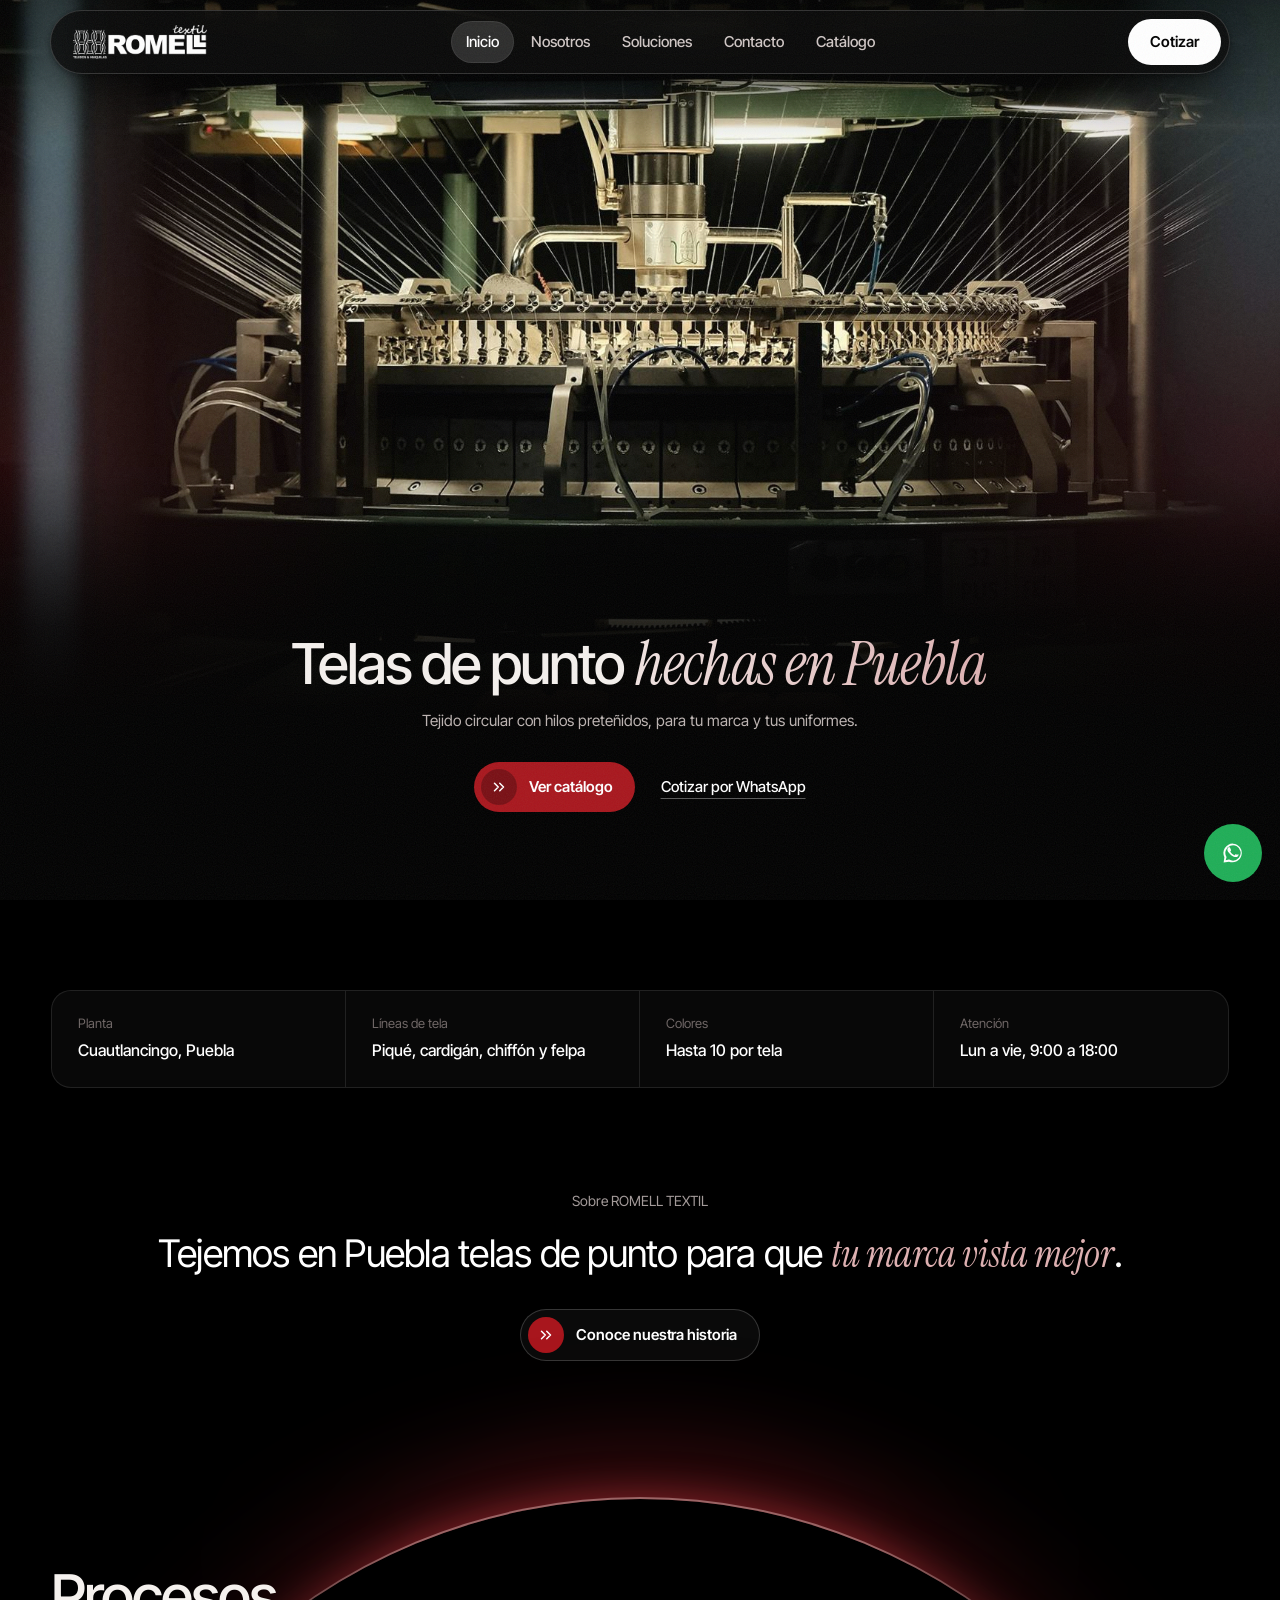
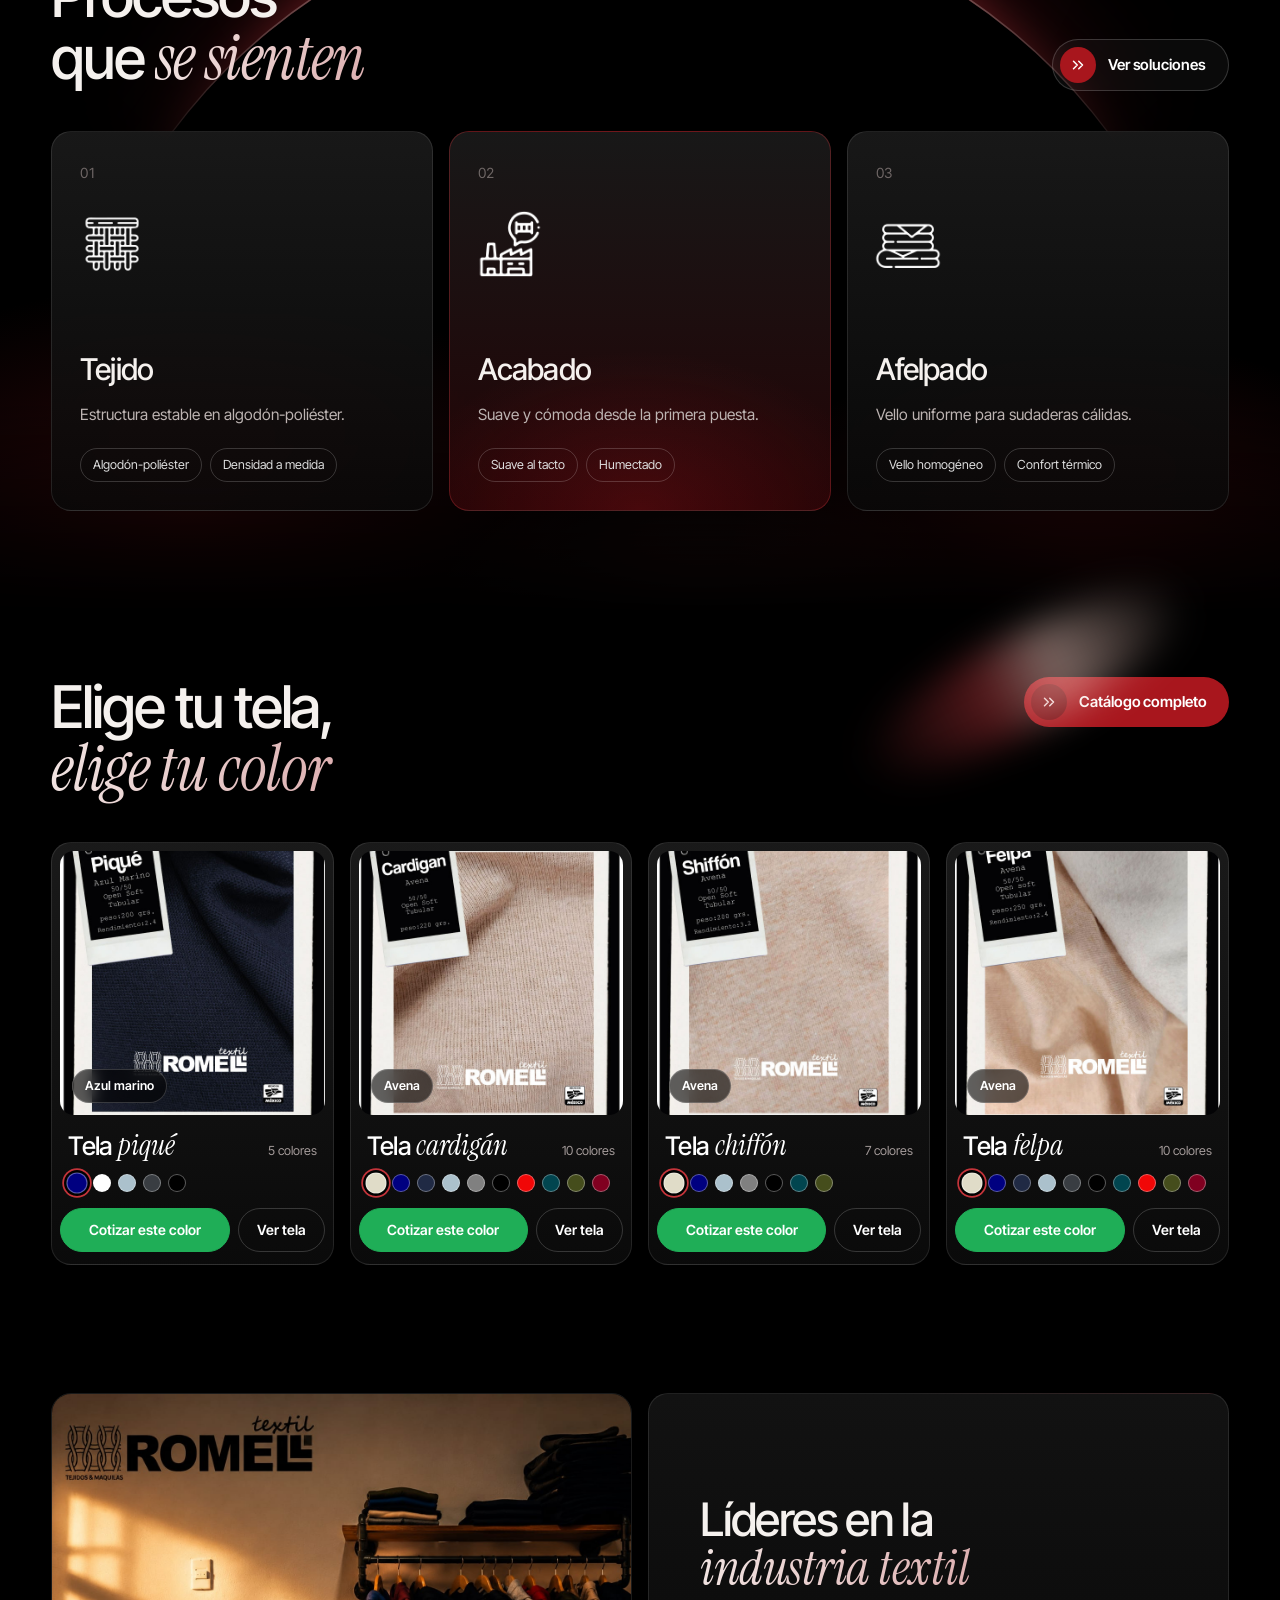
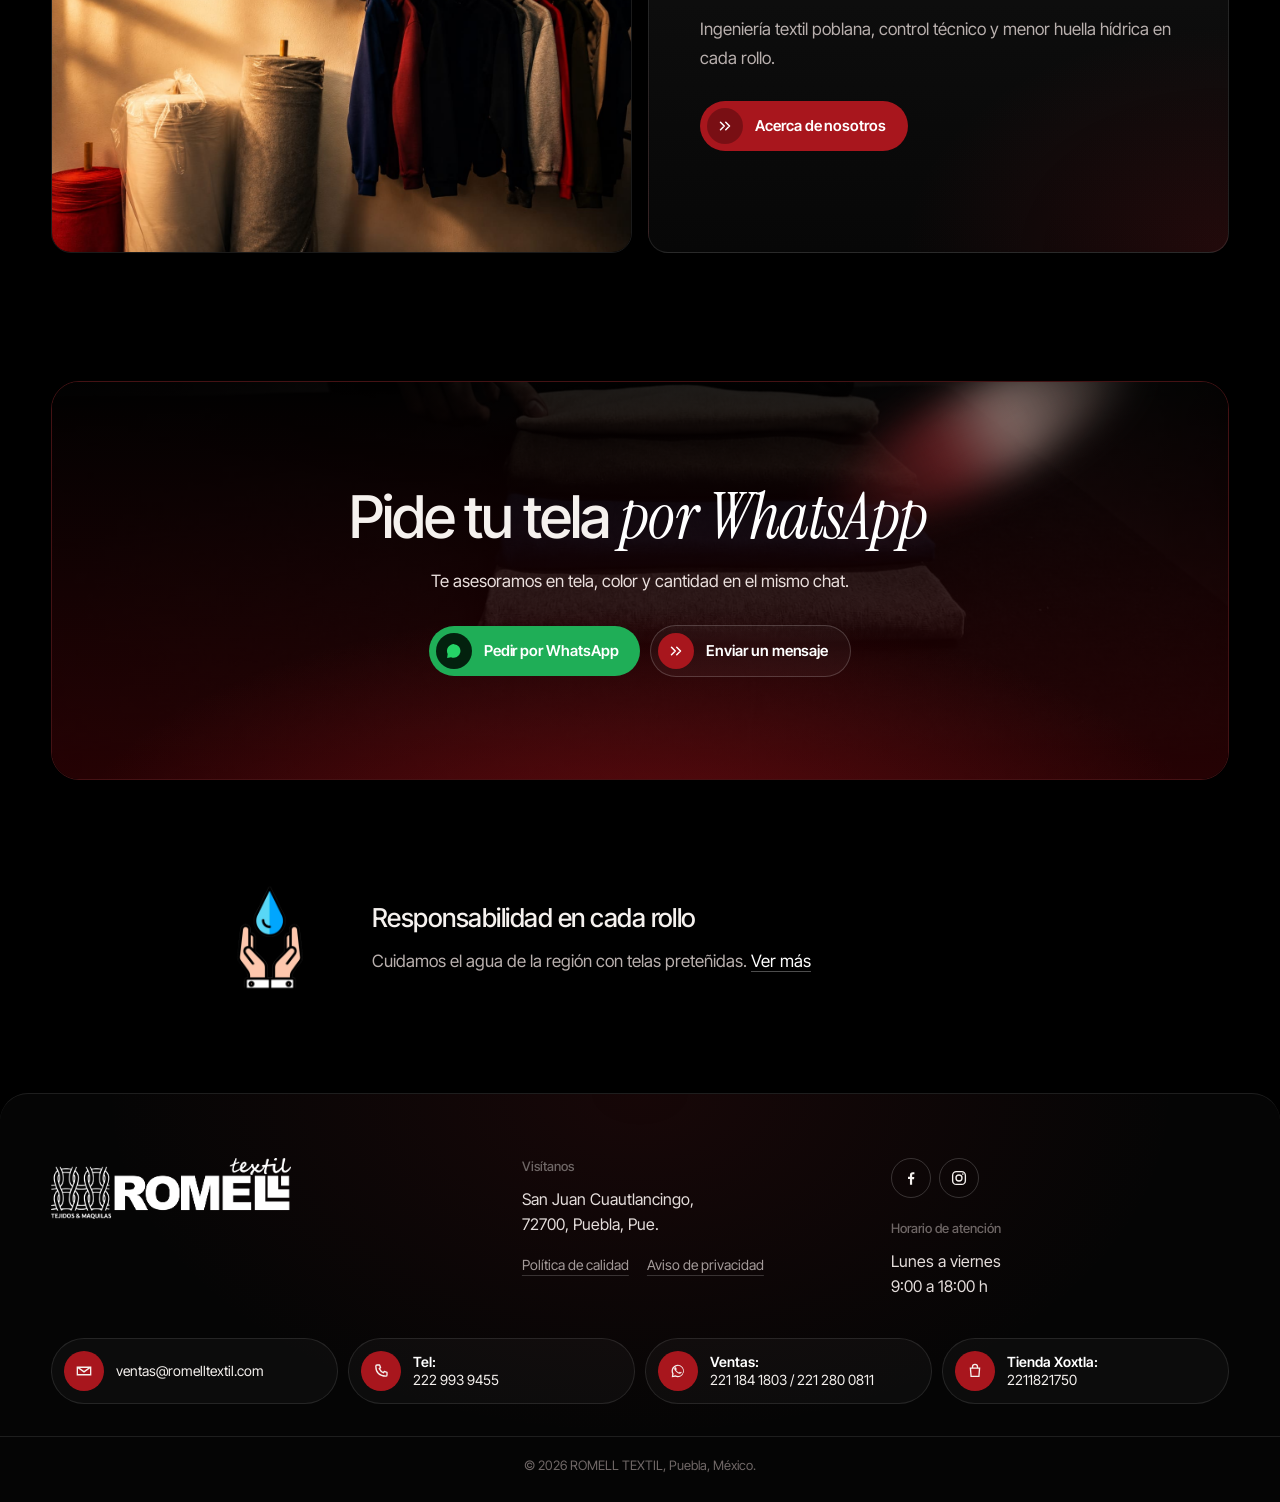
<file: index.html>
<!DOCTYPE html>
<html lang="es">
<head>
  <meta charset="UTF-8">
  <meta name="theme-color" content="#000000">
  <meta name="viewport" content="width=device-width, initial-scale=1.0, viewport-fit=cover">
  <title>Inicio | ROMELL TEXTIL</title>
  <meta name="description" content="ROMELL TEXTIL. Telas de punto hechas en Puebla: piqué, cardigán, chiffón y felpa con hilos preteñidos, para marcas de ropa, uniformes y exportación.">
  <link rel="icon" href="media/favicon.png" type="image/png">
  <link rel="apple-touch-icon" href="media/apple-touch-icon.png">
  <link rel="manifest" href="manifest.webmanifest">
  <meta name="apple-mobile-web-app-title" content="ROMELL">
  <meta name="format-detection" content="telephone=no">
  <link rel="preconnect" href="https://fonts.googleapis.com">
  <link rel="preconnect" href="https://fonts.gstatic.com" crossorigin>
  <link href="https://fonts.googleapis.com/css2?family=Inter+Tight:wght@300..700&family=Instrument+Serif:ital@0;1&display=swap" rel="stylesheet">
  <link rel="stylesheet" href="css/styles.css">
</head>
<body data-page="inicio">
  <div id="site-header"></div>

  <main>
    <!-- HERO con video de fondo -->
    <section class="hero">
      <div class="hero-bg" aria-hidden="true">
        <video autoplay muted loop playsinline preload="auto" poster="media/maquina-circular.jpg">
          <source src="media/hero.mp4" type="video/mp4">
        </video>
      </div>
      <div class="hero-content">
        <h1 class="hero-title">Telas de punto <em>hechas en Puebla</em></h1>
        <p class="hero-sub">Tejido circular con hilos preteñidos, para tu marca y tus uniformes.</p>
        <div class="hero-actions">
          <a class="btn btn-red" href="catalogo.html">Ver catálogo</a>
          <a class="hero-link" href="https://wa.me/522211841803?text=Hola%2C%20quiero%20cotizar%20telas%20de%20ROMELL%20TEXTIL." target="_blank" rel="noopener">Cotizar por WhatsApp</a>
        </div>
      </div>
    </section>

    <!-- DATOS -->
    <section class="facts" aria-label="Datos de ROMELL TEXTIL">
      <div><span>Planta</span><b>Cuautlancingo, Puebla</b></div>
      <div><span>Líneas de tela</span><b>Piqué, cardigán, chiffón y felpa</b></div>
      <div><span>Colores</span><b>Hasta 10 por tela</b></div>
      <div><span>Atención</span><b>Lun a vie, 9:00 a 18:00</b></div>
    </section>

    <!-- SOBRE ROMELL -->
    <section class="statement">
      <p class="kicker">Sobre ROMELL TEXTIL</p>
      <p class="statement-text">Tejemos en Puebla telas de punto para que <em>tu marca vista mejor</em>.</p>
      <a class="btn btn-ghost" href="nosotros.html">Conoce nuestra historia</a>
    </section>

    <!-- PROCESOS -->
    <section class="processes">
      <div class="eclipse" aria-hidden="true"><span></span></div>
      <div class="section-head">
        <h2 class="display">Procesos que <em>se sienten</em></h2>
        <a class="btn btn-ghost" href="soluciones.html">Ver soluciones</a>
      </div>

      <div class="process-grid">
        <article class="process-item">
          <span class="num">01</span>
          <img src="media/tejido-positivo.png" alt="" loading="lazy">
          <h3>Tejido</h3>
          <p>Estructura estable en algodón-poliéster.</p>
          <ul class="chips"><li>Algodón-poliéster</li><li>Densidad a medida</li></ul>
        </article>
        <article class="process-item is-featured">
          <span class="num">02</span>
          <img src="media/acabado.png" alt="" loading="lazy">
          <h3>Acabado</h3>
          <p>Suave y cómoda desde la primera puesta.</p>
          <ul class="chips"><li>Suave al tacto</li><li>Humectado</li></ul>
        </article>
        <article class="process-item">
          <span class="num">03</span>
          <img src="media/afelpado.png" alt="" loading="lazy">
          <h3>Afelpado</h3>
          <p>Vello uniforme para sudaderas cálidas.</p>
          <ul class="chips"><li>Vello homogéneo</li><li>Confort térmico</li></ul>
        </article>
      </div>
    </section>

    <!-- CATÁLOGO -->
    <section class="catalog-block fx-streak">
      <div class="section-head">
        <h2 class="display">Elige tu tela, <em>elige tu color</em></h2>
        <a class="btn btn-red" href="catalogo.html">Catálogo completo</a>
      </div>
      <div id="home-catalog" class="catalog-row"></div>
    </section>

    <!-- HISTORIA -->
    <section class="split">
      <div class="split-media">
        <img src="media/historia-perchero.jpeg" alt="Showroom ROMELL TEXTIL" loading="lazy">
      </div>
      <div class="split-copy">
        <h2 class="display">Líderes en la <em>industria textil</em></h2>
        <p class="copy">Ingeniería textil poblana, control técnico y menor huella hídrica en cada rollo.</p>
        <a class="btn btn-red" href="nosotros.html">Acerca de nosotros</a>
      </div>
    </section>

    <!-- CTA WHATSAPP -->
    <section class="cta-panel fx-streak">
      <img src="media/telas-apiladas.jpeg" alt="" loading="lazy">
      <div class="cta-inner">
        <h2 class="display">Pide tu tela <em>por WhatsApp</em></h2>
        <p>Te asesoramos en tela, color y cantidad en el mismo chat.</p>
        <div class="hero-actions">
          <a class="btn btn-wa" href="https://wa.me/522211841803?text=Hola%2C%20quiero%20hacer%20un%20pedido%20de%20telas%20ROMELL%20TEXTIL." target="_blank" rel="noopener">Pedir por WhatsApp</a>
          <a class="btn btn-ghost" href="contacto.html">Enviar un mensaje</a>
        </div>
      </div>
    </section>

    <!-- RESPONSABILIDAD -->
    <section class="social-band">
      <img src="media/marca-agua.png" alt="Responsabilidad hídrica" loading="lazy">
      <div>
        <h3>Responsabilidad en cada rollo</h3>
        <p class="copy">Cuidamos el agua de la región con telas preteñidas. <a class="text-link" href="sustentable.html">Ver más</a></p>
      </div>
    </section>
  </main>

  <div id="site-footer"></div>
  <script src="js/main.js"></script>
</body>
</html>
</file>
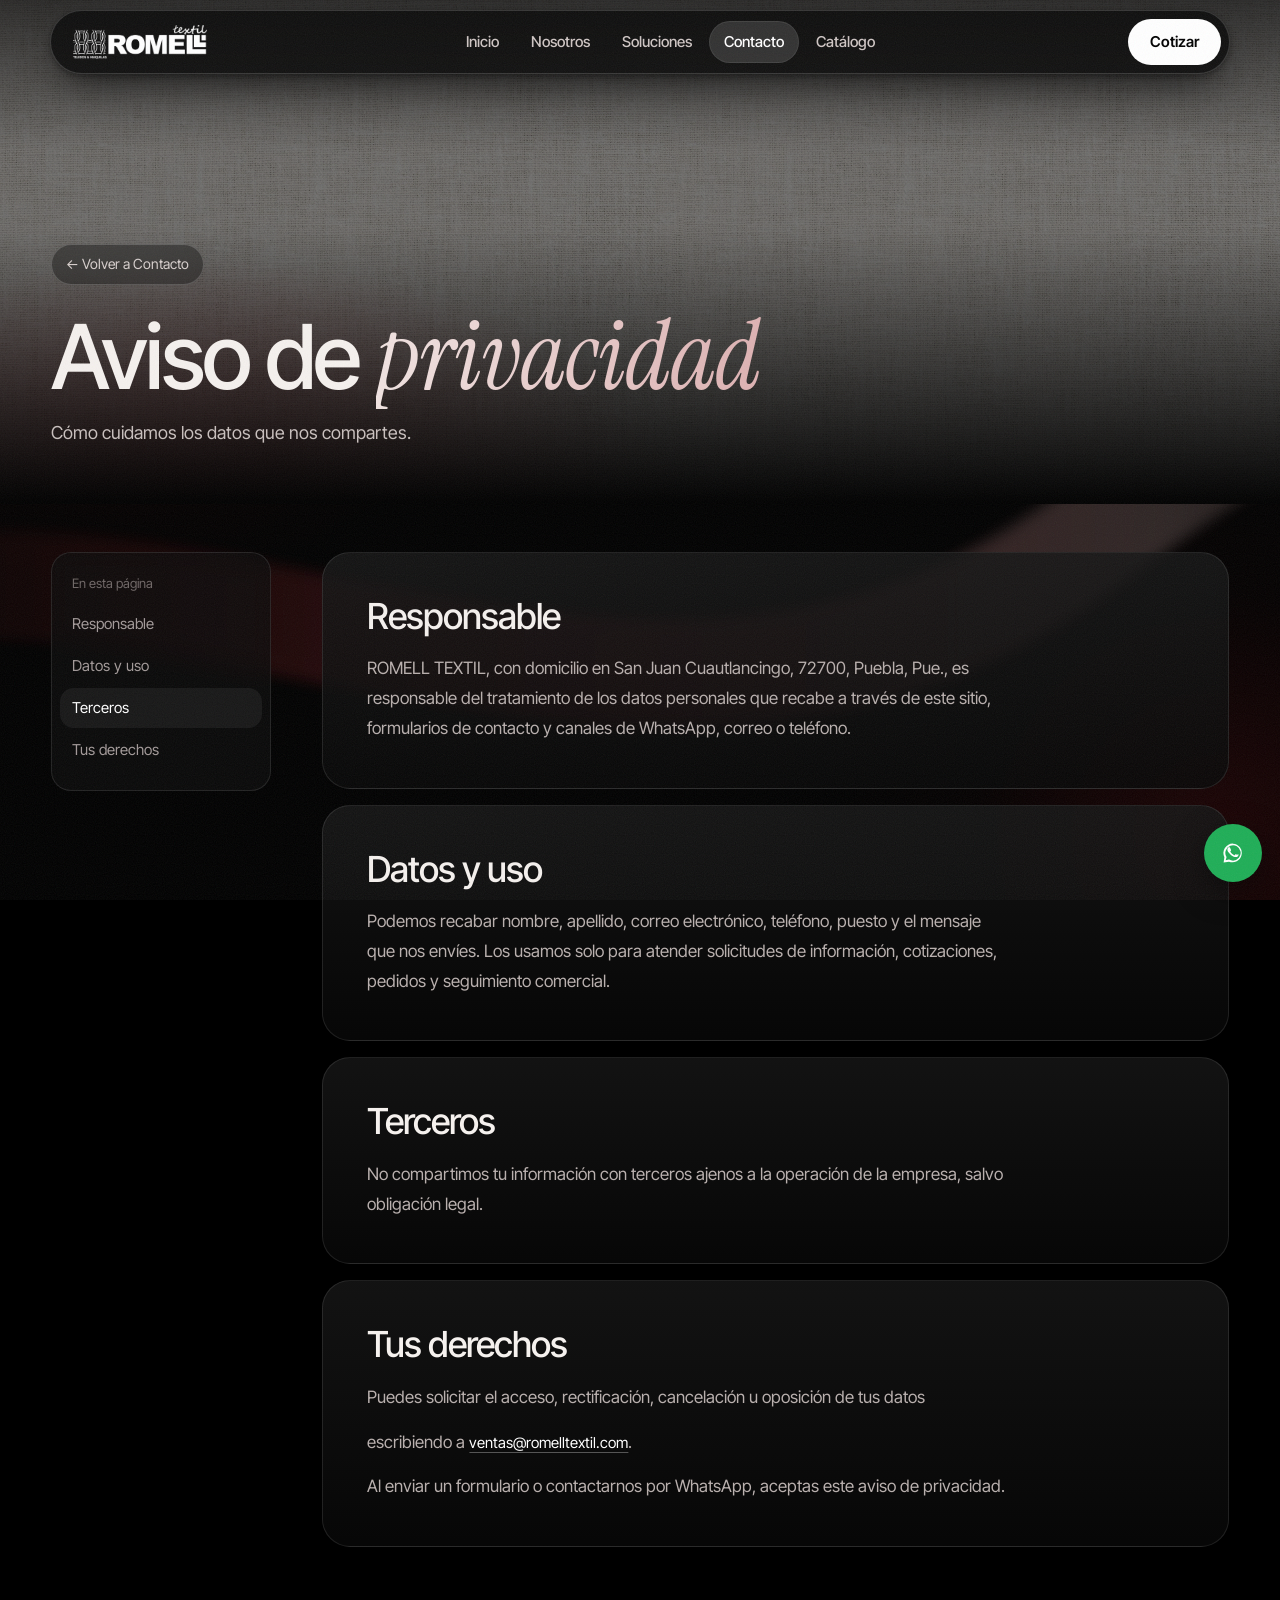
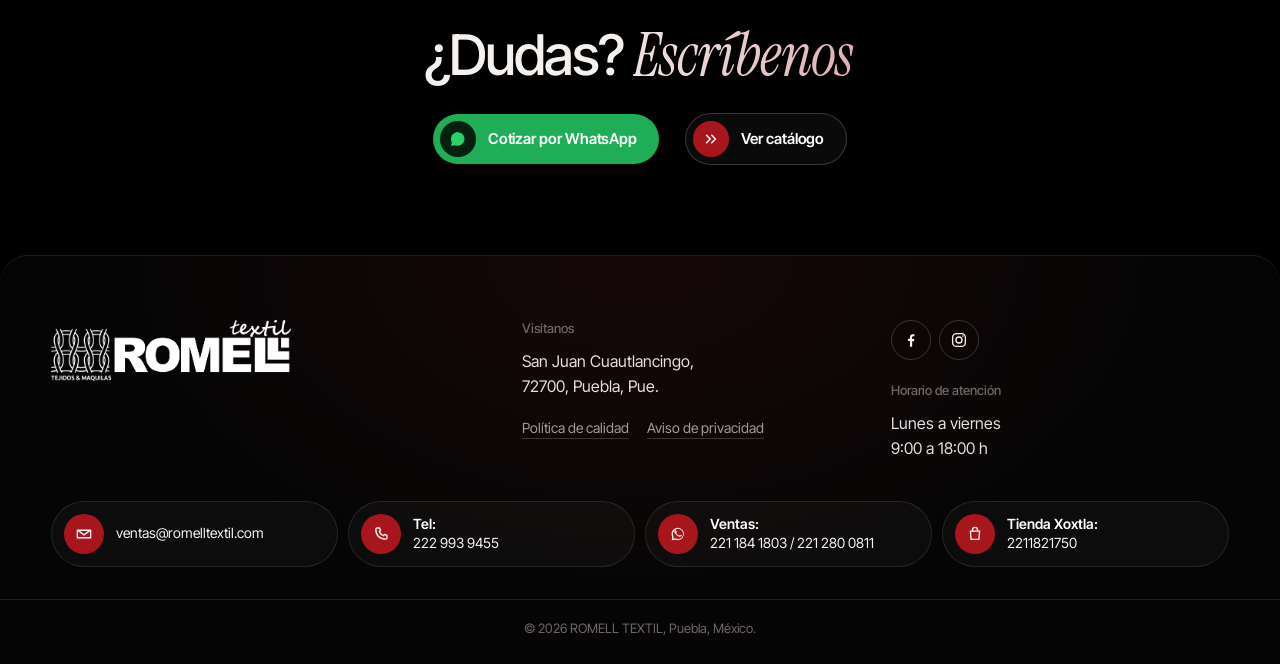
<file: aviso-privacidad.html>
<!DOCTYPE html>
<html lang="es">
<head>
  <meta charset="UTF-8">
  <meta name="theme-color" content="#000000">
  <meta name="viewport" content="width=device-width, initial-scale=1.0, viewport-fit=cover">
  <title>Aviso de privacidad | ROMELL TEXTIL</title>
  <meta name="description" content="Aviso de privacidad de ROMELL TEXTIL, Puebla.">
  <link rel="icon" href="media/favicon.png" type="image/png">
  <link rel="apple-touch-icon" href="media/apple-touch-icon.png">
  <link rel="manifest" href="manifest.webmanifest">
  <meta name="apple-mobile-web-app-title" content="ROMELL">
  <meta name="format-detection" content="telephone=no">
  <link rel="preconnect" href="https://fonts.googleapis.com">
  <link rel="preconnect" href="https://fonts.gstatic.com" crossorigin>
  <link href="https://fonts.googleapis.com/css2?family=Inter+Tight:wght@300..700&family=Instrument+Serif:ital@0;1&display=swap" rel="stylesheet">
  <link rel="stylesheet" href="css/styles.css">
</head>
<body data-page="contacto">
  <div id="site-header"></div>

  <main>
    <section class="read-hero">
      <img src="media/fondo-tejido.jpg" alt="">
      <div class="read-hero-copy">
        <a class="back-link" href="contacto.html">Volver a Contacto</a>
        <h1 class="display">Aviso de <em>privacidad</em></h1>
        <p>Cómo cuidamos los datos que nos compartes.</p>
      </div>
    </section>

    <div class="read-layout">
      <nav class="read-toc" aria-label="En esta página">
        <p>En esta página</p>
        <ol>
          <li><a href="#responsable">Responsable</a></li>
          <li><a href="#datos">Datos y uso</a></li>
          <li><a href="#terceros">Terceros</a></li>
          <li><a href="#derechos">Tus derechos</a></li>
        </ol>
      </nav>

      <div class="read-body">
        <section class="read-block" id="responsable">
          <h2>Responsable</h2>
          <p class="copy">ROMELL TEXTIL, con domicilio en San Juan Cuautlancingo, 72700, Puebla, Pue., es responsable del tratamiento de los datos personales que recabe a través de este sitio, formularios de contacto y canales de WhatsApp, correo o teléfono.</p>
        </section>
        <section class="read-block" id="datos">
          <h2>Datos y uso</h2>
          <p class="copy">Podemos recabar nombre, apellido, correo electrónico, teléfono, puesto y el mensaje que nos envíes. Los usamos solo para atender solicitudes de información, cotizaciones, pedidos y seguimiento comercial.</p>
        </section>
        <section class="read-block" id="terceros">
          <h2>Terceros</h2>
          <p class="copy">No compartimos tu información con terceros ajenos a la operación de la empresa, salvo obligación legal.</p>
        </section>
        <section class="read-block" id="derechos">
          <h2>Tus derechos</h2>
          <p class="copy">Puedes solicitar el acceso, rectificación, cancelación u oposición de tus datos escribiendo a <a class="text-link" href="mailto:ventas@romelltextil.com">ventas@romelltextil.com</a>.</p><p class="copy">Al enviar un formulario o contactarnos por WhatsApp, aceptas este aviso de privacidad.</p>
        </section>
      </div>
    </div>

    <section class="read-cta">
      <h2 class="display">¿Dudas? <em>Escríbenos</em></h2>
      <div class="hero-actions">
        <a class="btn btn-wa" href="https://wa.me/522211841803?text=Hola%2C%20quiero%20cotizar%20telas%20de%20ROMELL%20TEXTIL." target="_blank" rel="noopener">Cotizar por WhatsApp</a>
        <a class="btn btn-ghost" href="catalogo.html">Ver catálogo</a>
      </div>
    </section>
  </main>

  <div id="site-footer"></div>
  <script src="js/main.js"></script>
</body>
</html>
</file>
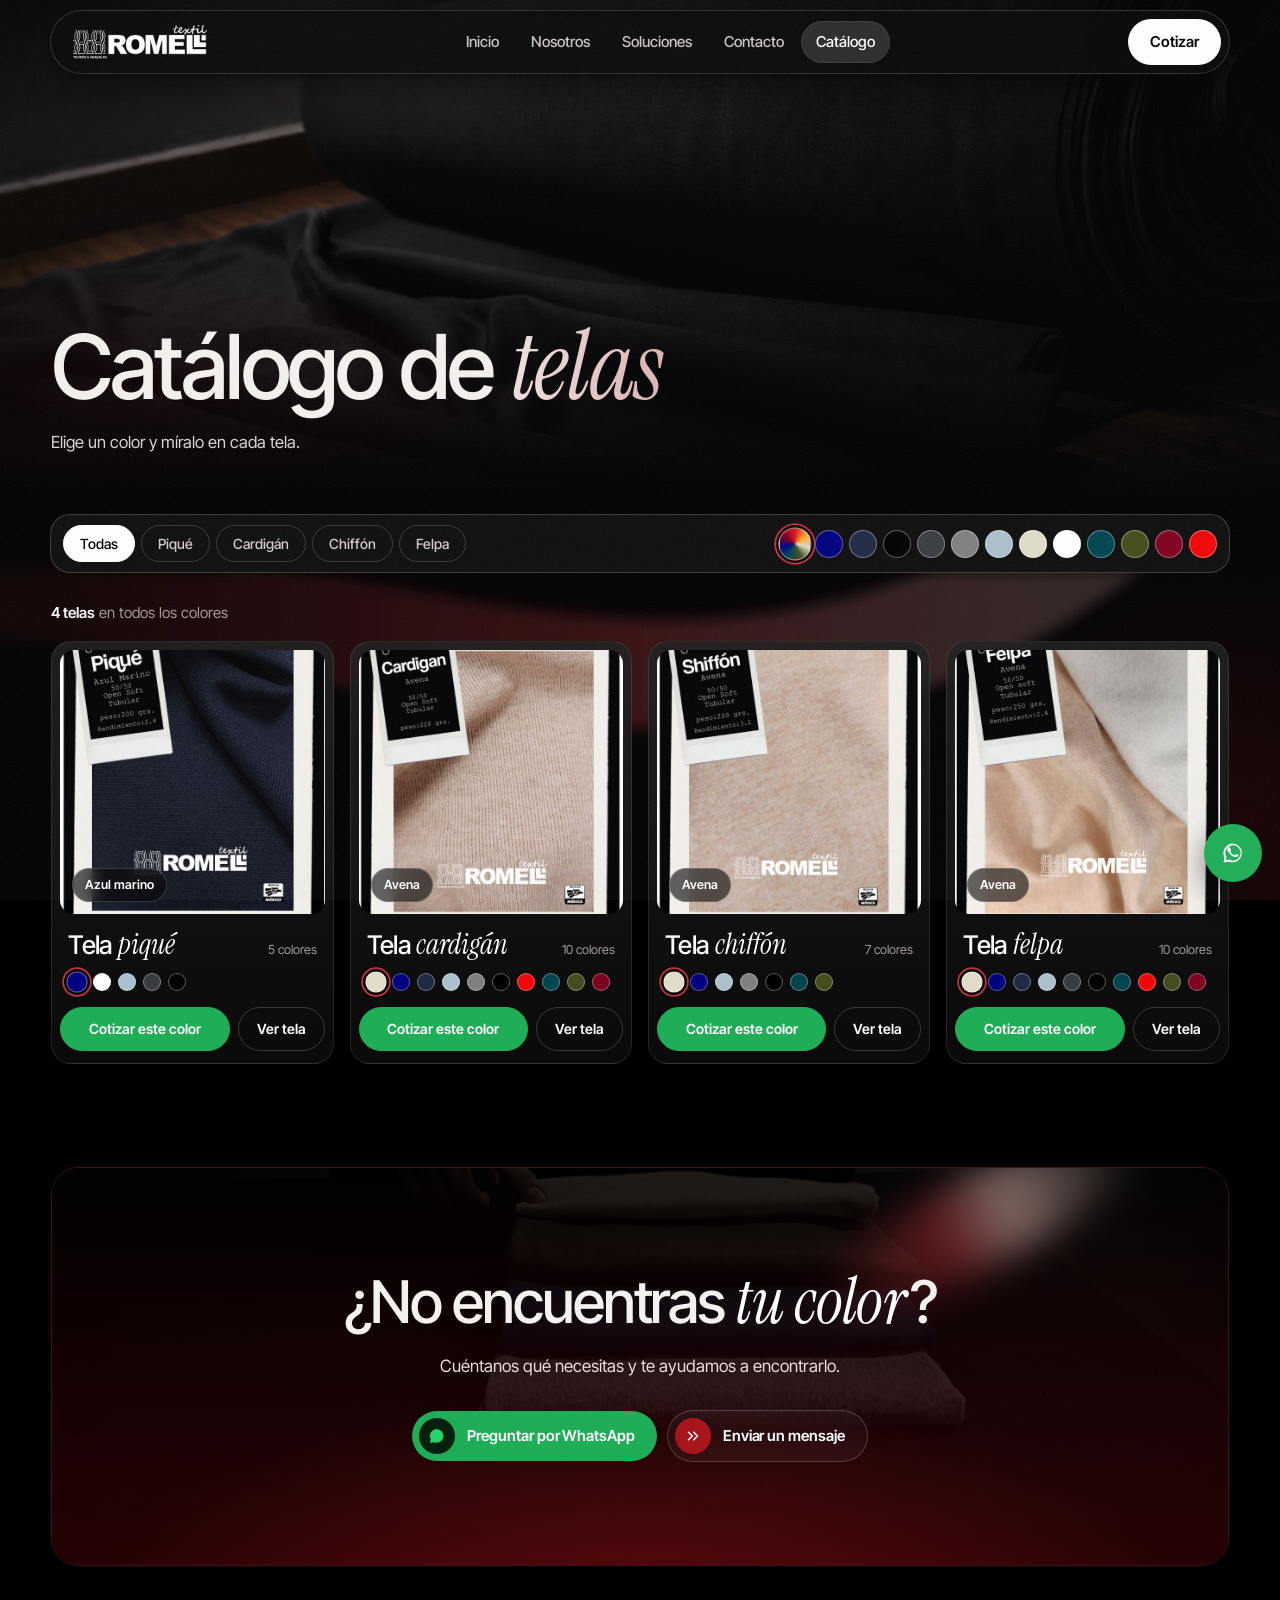
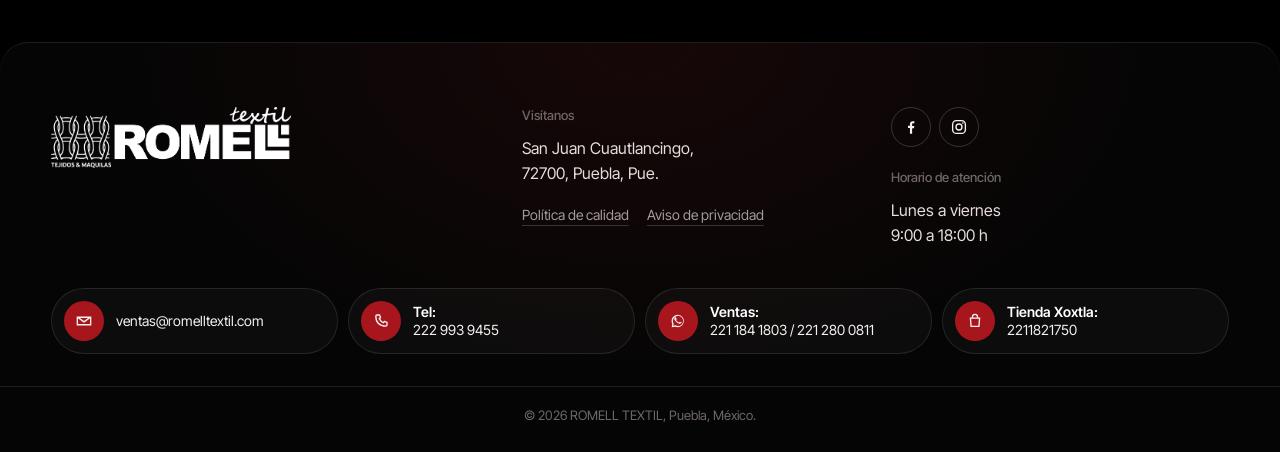
<file: catalogo.html>
<!DOCTYPE html>
<html lang="es">
<head>
  <meta charset="UTF-8">
  <meta name="theme-color" content="#000000">
  <meta name="viewport" content="width=device-width, initial-scale=1.0, viewport-fit=cover">
  <title>Catálogo | ROMELL TEXTIL</title>
  <meta name="description" content="Catálogo de telas ROMELL TEXTIL: piqué, cardigán, chiffón y felpa en más de 10 colores. Pide tu cotización por WhatsApp.">
  <link rel="icon" href="media/favicon.png" type="image/png">
  <link rel="apple-touch-icon" href="media/apple-touch-icon.png">
  <link rel="manifest" href="manifest.webmanifest">
  <meta name="apple-mobile-web-app-title" content="ROMELL">
  <meta name="format-detection" content="telephone=no">
  <link rel="preconnect" href="https://fonts.googleapis.com">
  <link rel="preconnect" href="https://fonts.gstatic.com" crossorigin>
  <link href="https://fonts.googleapis.com/css2?family=Inter+Tight:wght@300..700&family=Instrument+Serif:ital@0;1&display=swap" rel="stylesheet">
  <link rel="stylesheet" href="css/styles.css">
</head>
<body data-page="catalogo">
  <div id="site-header"></div>

  <section class="cat-hero">
    <img src="media/catalogo-banner.jpg" alt="Rollo de tela ROMELL TEXTIL">
    <div class="cat-hero-copy">
      <h1 class="display">Catálogo de <em>telas</em></h1>
      <p>Elige un color y míralo en cada tela.</p>
    </div>
  </section>

  <div class="cat-bar">
    <div class="cat-bar-inner">
      <div class="cat-types" role="group" aria-label="Tipo de tela">
        <button class="chip is-active" type="button" data-filter-type="" aria-pressed="true">Todas</button>
        <button class="chip" type="button" data-filter-type="pique" aria-pressed="false">Piqué</button>
        <button class="chip" type="button" data-filter-type="cardigan" aria-pressed="false">Cardigán</button>
        <button class="chip" type="button" data-filter-type="chiffon" aria-pressed="false">Chiffón</button>
        <button class="chip" type="button" data-filter-type="felpa" aria-pressed="false">Felpa</button>
      </div>
      <div class="cat-colors" role="group" aria-label="Color">
        <button class="swatch swatch-all is-active" type="button" data-filter-color="" aria-pressed="true" title="Todos los colores" aria-label="Todos los colores"></button>
            <button class="swatch" type="button" data-filter-color="AZUL MARINO" aria-pressed="false" title="Azul marino" aria-label="Azul marino" style="background:#000080"></button>
            <button class="swatch" type="button" data-filter-color="AZUL NAVY" aria-pressed="false" title="Azul navy" aria-label="Azul navy" style="background:#202A44"></button>
            <button class="swatch" type="button" data-filter-color="NEGRO" aria-pressed="false" title="Negro" aria-label="Negro" style="background:#000"></button>
            <button class="swatch" type="button" data-filter-color="GRIS OXFORD" aria-pressed="false" title="Gris oxford" aria-label="Gris oxford" style="background:#393D42"></button>
            <button class="swatch" type="button" data-filter-color="GRIS MEDIO" aria-pressed="false" title="Gris medio" aria-label="Gris medio" style="background:#808080"></button>
            <button class="swatch" type="button" data-filter-color="GRIS JASPE" aria-pressed="false" title="Gris jaspe" aria-label="Gris jaspe" style="background:#ABC1CC"></button>
            <button class="swatch" type="button" data-filter-color="AVENA" aria-pressed="false" title="Avena" aria-label="Avena" style="background:#E0DCC8"></button>
            <button class="swatch" type="button" data-filter-color="BLANCO ESCOLAR" aria-pressed="false" title="Blanco escolar" aria-label="Blanco escolar" style="background:#fff"></button>
            <button class="swatch" type="button" data-filter-color="PETRÓLEO" aria-pressed="false" title="Petróleo" aria-label="Petróleo" style="background:#01454F"></button>
            <button class="swatch" type="button" data-filter-color="VERDE MILITAR" aria-pressed="false" title="Verde militar" aria-label="Verde militar" style="background:#454D1C"></button>
            <button class="swatch" type="button" data-filter-color="VINO" aria-pressed="false" title="Vino" aria-label="Vino" style="background:#800020"></button>
            <button class="swatch" type="button" data-filter-color="ROJO" aria-pressed="false" title="Rojo" aria-label="Rojo" style="background:#F10707"></button>
      </div>
    </div>
  </div>

  <main class="catalog-page">
    <p class="cat-status"><b id="product-count">4 telas</b> <span id="color-status">en todos los colores</span></p>
    <div id="catalog-grid" class="product-grid"></div>
    <div class="cat-empty" id="catalog-empty" hidden>
      <p>Ninguna tela de este tipo viene en ese color.</p>
      <button class="btn btn-ghost" type="button" id="catalog-reset">Ver todas las telas</button>
    </div>
  </main>

  <section class="cta-panel cat-cta fx-streak">
    <img src="media/telas-apiladas.jpeg" alt="" loading="lazy">
    <div class="cta-inner">
      <h2 class="display">¿No encuentras <em>tu color</em>?</h2>
      <p>Cuéntanos qué necesitas y te ayudamos a encontrarlo.</p>
      <div class="hero-actions">
        <a class="btn btn-wa" href="https://wa.me/522211841803?text=Hola%2C%20busco%20una%20tela%20en%20un%20color%20espec%C3%ADfico.%20%C2%BFMe%20ayudan%3F" target="_blank" rel="noopener">Preguntar por WhatsApp</a>
        <a class="btn btn-ghost" href="contacto.html">Enviar un mensaje</a>
      </div>
    </div>
  </section>

  <div id="site-footer"></div>
  <script src="js/main.js"></script>
</body>
</html>
</file>
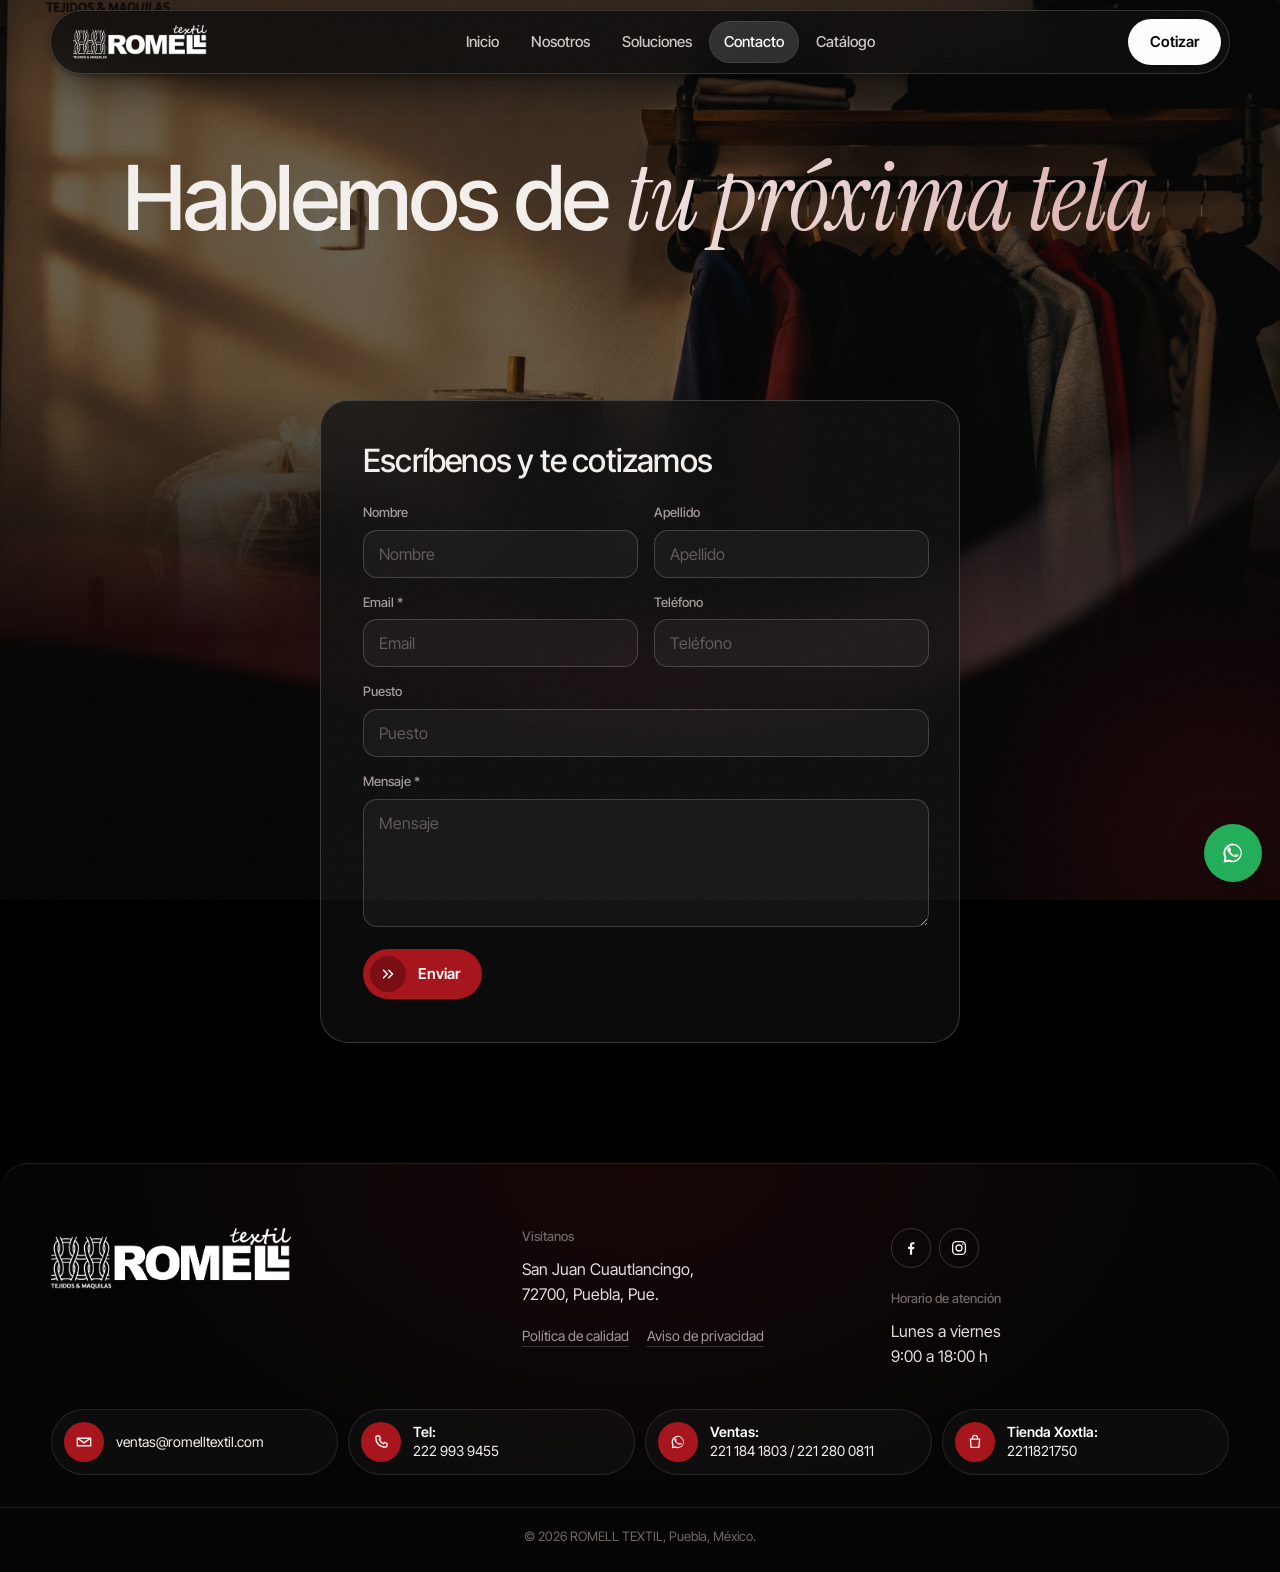
<file: contacto.html>
<!DOCTYPE html>
<html lang="es">
<head>
  <meta charset="UTF-8">
  <meta name="theme-color" content="#000000">
  <meta name="viewport" content="width=device-width, initial-scale=1.0, viewport-fit=cover">
  <title>Contacto | ROMELL TEXTIL</title>
  <meta name="description" content="Contacta a ROMELL TEXTIL en San Juan Cuautlancingo, Puebla. Ventas por WhatsApp 221 184 1803 y correo ventas@romelltextil.com.">
  <link rel="icon" href="media/favicon.png" type="image/png">
  <link rel="apple-touch-icon" href="media/apple-touch-icon.png">
  <link rel="manifest" href="manifest.webmanifest">
  <meta name="apple-mobile-web-app-title" content="ROMELL">
  <meta name="format-detection" content="telephone=no">
  <link rel="preconnect" href="https://fonts.googleapis.com">
  <link rel="preconnect" href="https://fonts.gstatic.com" crossorigin>
  <link href="https://fonts.googleapis.com/css2?family=Inter+Tight:wght@300..700&family=Instrument+Serif:ital@0;1&display=swap" rel="stylesheet">
  <link rel="stylesheet" href="css/styles.css">
</head>
<body data-page="contacto">
  <div id="site-header"></div>

  <section class="contact-page">
    <img class="contact-bg" src="media/historia-perchero.jpeg" alt="Showroom ROMELL TEXTIL">
    <h1 class="display contact-title">Hablemos de <em>tu próxima tela</em></h1>
    <form class="form-card" id="contact-form" action="enviar.php" method="post">
      <h2>Escríbenos y te cotizamos</h2>
      <div class="form-success" id="form-success">Tu mensaje se envió a ventas@romelltextil.com. Te contactaremos pronto.</div>
      <div class="form-error" id="form-error">No se pudo enviar el mensaje. Inténtalo de nuevo o escríbenos a ventas@romelltextil.com.</div>
      <div class="form-grid">
        <label class="field">Nombre
          <input type="text" name="nombre" placeholder="Nombre">
        </label>
        <label class="field">Apellido
          <input type="text" name="apellido" placeholder="Apellido">
        </label>
        <label class="field">Email *
          <input type="email" name="email" placeholder="Email" required>
        </label>
        <label class="field">Teléfono
          <input type="tel" name="telefono" placeholder="Teléfono">
        </label>
        <label class="field full">Puesto
          <input type="text" name="puesto" placeholder="Puesto">
        </label>
        <label class="field full">Mensaje *
          <textarea name="mensaje" rows="5" placeholder="Mensaje" required></textarea>
        </label>
      </div>
      <input type="hidden" name="destino" value="ventas@romelltextil.com">
      <button class="btn btn-dark" type="submit">Enviar</button>
    </form>
  </section>

  <div id="site-footer"></div>
  <script src="js/main.js"></script>
</body>
</html>
</file>
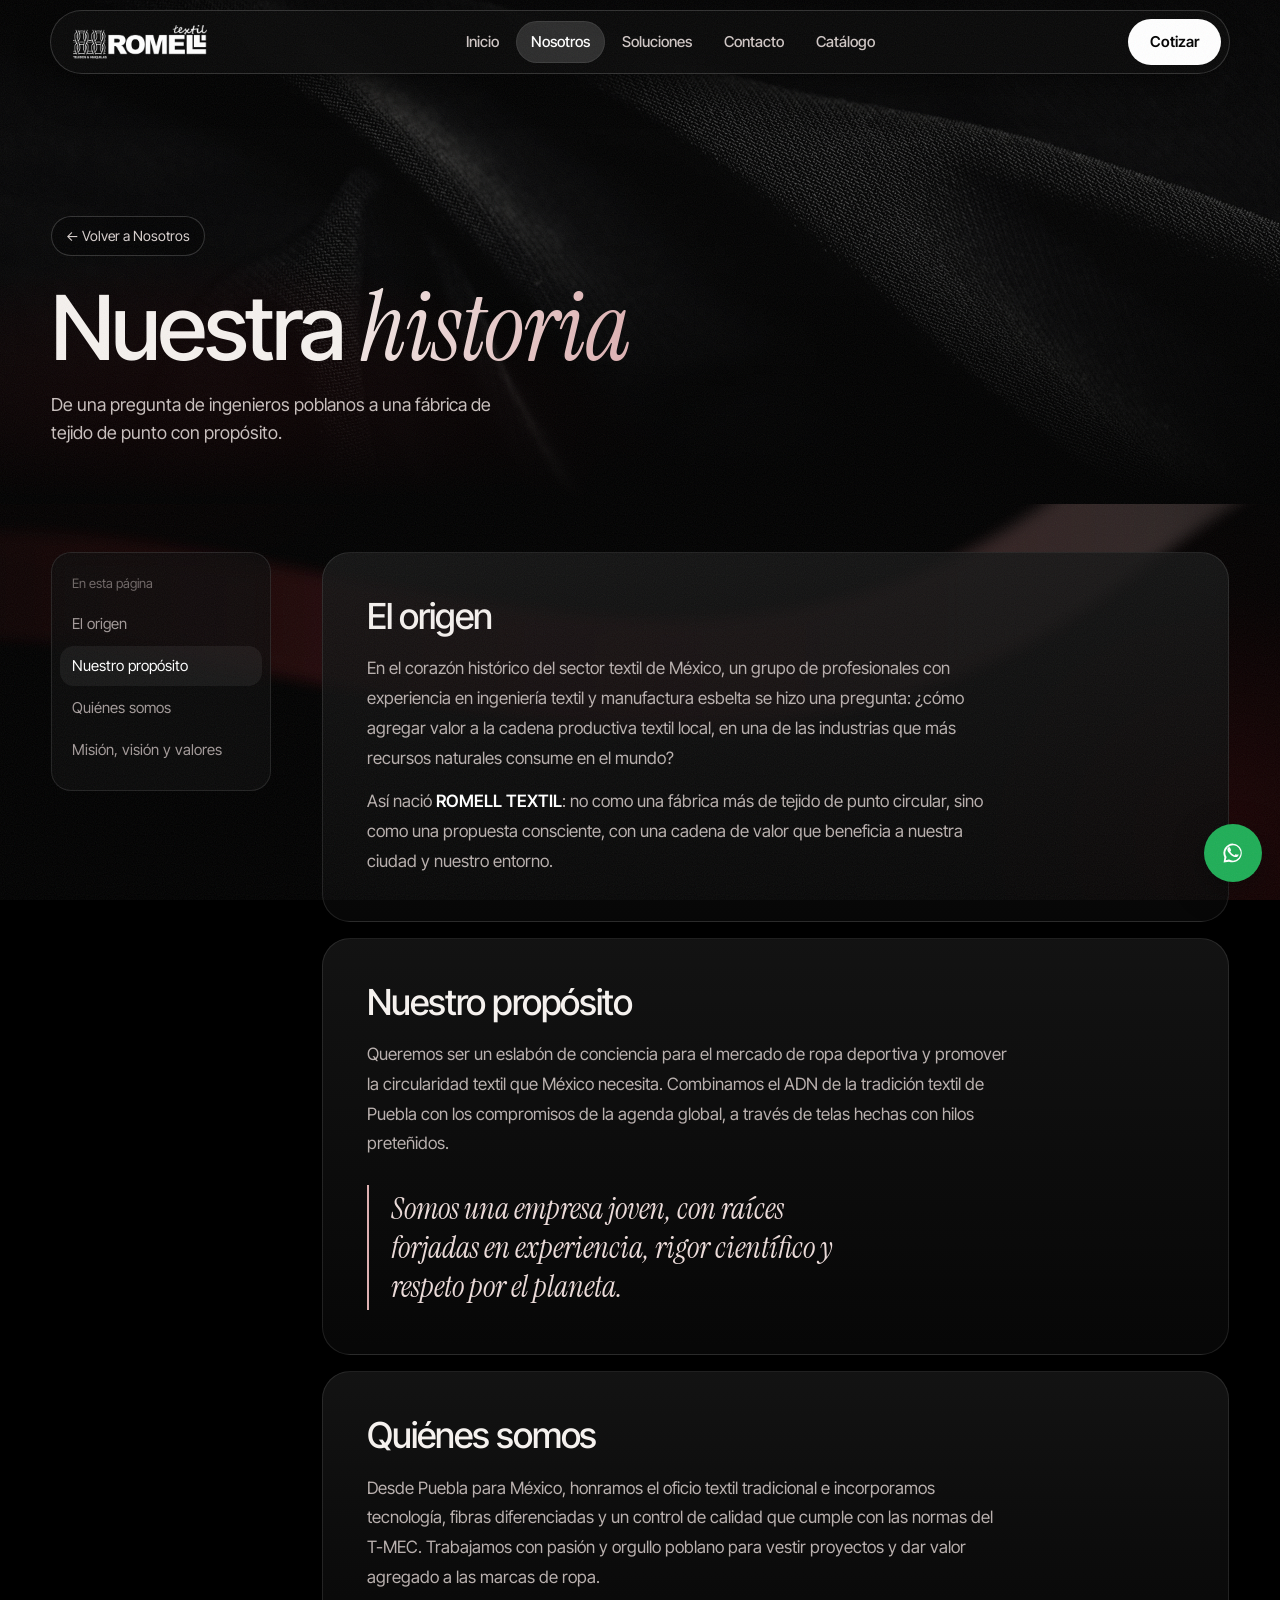
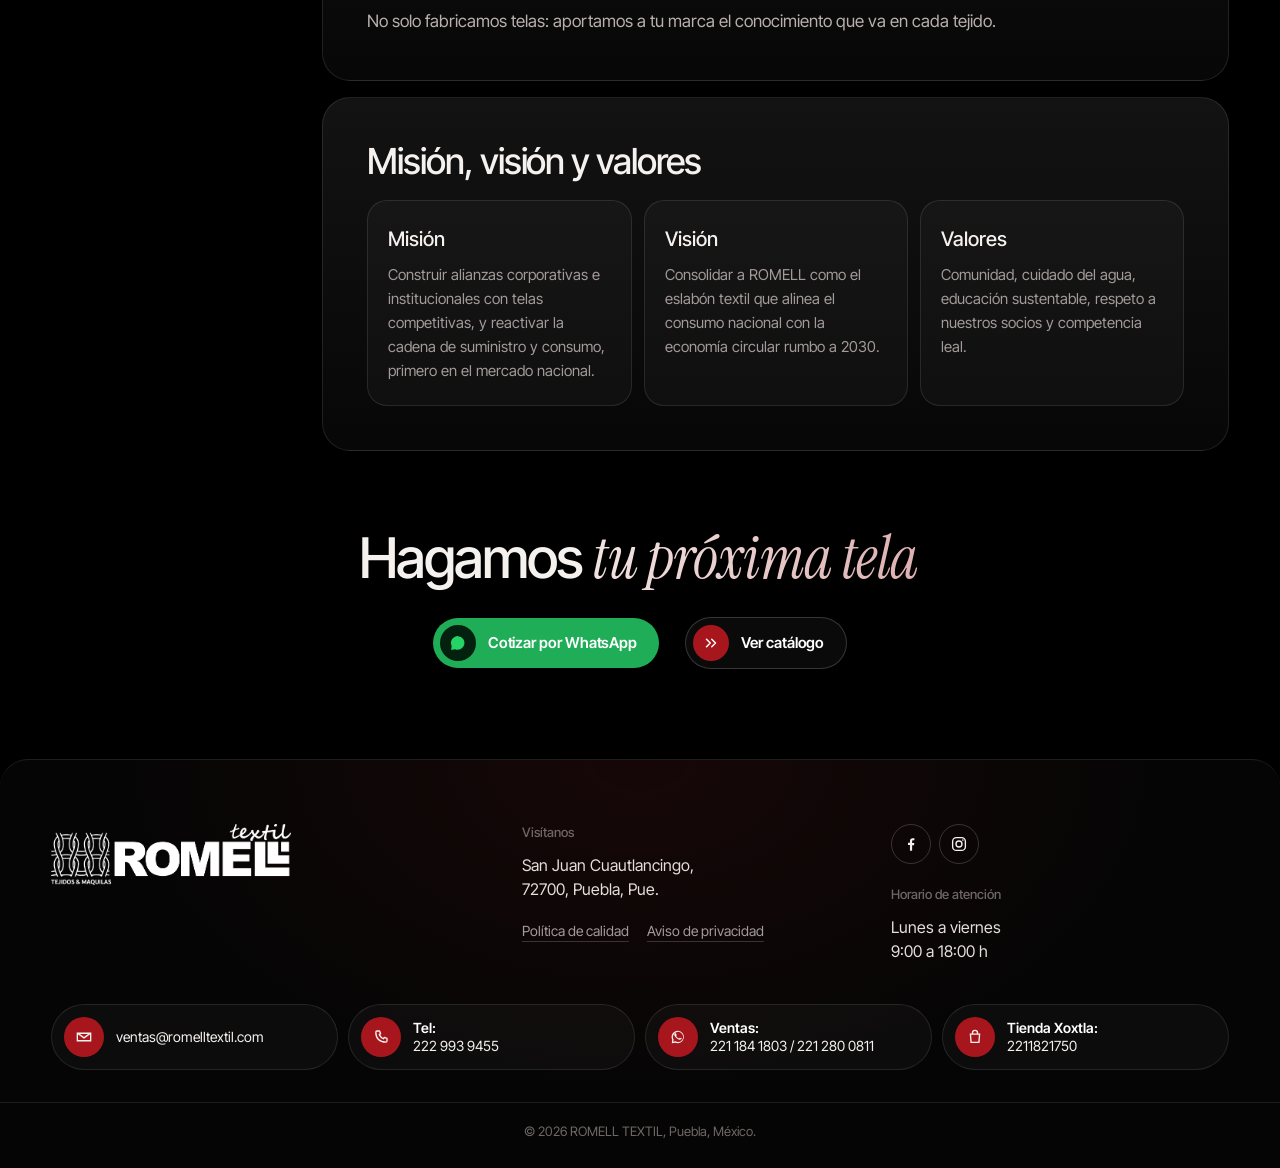
<file: historia.html>
<!DOCTYPE html>
<html lang="es">
<head>
  <meta charset="UTF-8">
  <meta name="theme-color" content="#000000">
  <meta name="viewport" content="width=device-width, initial-scale=1.0, viewport-fit=cover">
  <title>Nuestra historia | ROMELL TEXTIL</title>
  <meta name="description" content="La historia completa de ROMELL TEXTIL, su misión, visión y valores.">
  <link rel="icon" href="media/favicon.png" type="image/png">
  <link rel="apple-touch-icon" href="media/apple-touch-icon.png">
  <link rel="manifest" href="manifest.webmanifest">
  <meta name="apple-mobile-web-app-title" content="ROMELL">
  <meta name="format-detection" content="telephone=no">
  <link rel="preconnect" href="https://fonts.googleapis.com">
  <link rel="preconnect" href="https://fonts.gstatic.com" crossorigin>
  <link href="https://fonts.googleapis.com/css2?family=Inter+Tight:wght@300..700&family=Instrument+Serif:ital@0;1&display=swap" rel="stylesheet">
  <link rel="stylesheet" href="css/styles.css">
</head>
<body data-page="nosotros">
  <div id="site-header"></div>

  <main>
    <section class="read-hero">
      <img src="media/fondo-negro-telar.jpg" alt="">
      <div class="read-hero-copy">
        <a class="back-link" href="nosotros.html">Volver a Nosotros</a>
        <h1 class="display">Nuestra <em>historia</em></h1>
        <p>De una pregunta de ingenieros poblanos a una fábrica de tejido de punto con propósito.</p>
      </div>
    </section>

    <div class="read-layout">
      <nav class="read-toc" aria-label="En esta página">
        <p>En esta página</p>
        <ol>
          <li><a href="#origen">El origen</a></li>
          <li><a href="#proposito">Nuestro propósito</a></li>
          <li><a href="#quienes">Quiénes somos</a></li>
          <li><a href="#mision">Misión, visión y valores</a></li>
        </ol>
      </nav>

      <div class="read-body">
        <section class="read-block" id="origen">
          <h2>El origen</h2>
          <p class="copy">En el corazón histórico del sector textil de México, un grupo de profesionales con experiencia en ingeniería textil y manufactura esbelta se hizo una pregunta: ¿cómo agregar valor a la cadena productiva textil local, en una de las industrias que más recursos naturales consume en el mundo?</p><p class="copy">Así nació <strong>ROMELL TEXTIL</strong>: no como una fábrica más de tejido de punto circular, sino como una propuesta consciente, con una cadena de valor que beneficia a nuestra ciudad y nuestro entorno.</p>
        </section>
        <section class="read-block" id="proposito">
          <h2>Nuestro propósito</h2>
          <p class="copy">Queremos ser un eslabón de conciencia para el mercado de ropa deportiva y promover la circularidad textil que México necesita. Combinamos el ADN de la tradición textil de Puebla con los compromisos de la agenda global, a través de telas hechas con hilos preteñidos.</p><blockquote class="read-quote">Somos una empresa joven, con raíces forjadas en experiencia, rigor científico y respeto por el planeta.</blockquote>
        </section>
        <section class="read-block" id="quienes">
          <h2>Quiénes somos</h2>
          <p class="copy">Desde Puebla para México, honramos el oficio textil tradicional e incorporamos tecnología, fibras diferenciadas y un control de calidad que cumple con las normas del T-MEC. Trabajamos con pasión y orgullo poblano para vestir proyectos y dar valor agregado a las marcas de ropa.</p><p class="copy">No solo fabricamos telas: aportamos a tu marca el conocimiento que va en cada tejido.</p>
        </section>
        <section class="read-block" id="mision">
          <h2>Misión, visión y valores</h2>
          <div class="read-grid"><div><h3>Misión</h3><p>Construir alianzas corporativas e institucionales con telas competitivas, y reactivar la cadena de suministro y consumo, primero en el mercado nacional.</p></div><div><h3>Visión</h3><p>Consolidar a ROMELL como el eslabón textil que alinea el consumo nacional con la economía circular rumbo a 2030.</p></div><div><h3>Valores</h3><p>Comunidad, cuidado del agua, educación sustentable, respeto a nuestros socios y competencia leal.</p></div></div>
        </section>
      </div>
    </div>

    <section class="read-cta">
      <h2 class="display">Hagamos <em>tu próxima tela</em></h2>
      <div class="hero-actions">
        <a class="btn btn-wa" href="https://wa.me/522211841803?text=Hola%2C%20quiero%20cotizar%20telas%20de%20ROMELL%20TEXTIL." target="_blank" rel="noopener">Cotizar por WhatsApp</a>
        <a class="btn btn-ghost" href="catalogo.html">Ver catálogo</a>
      </div>
    </section>
  </main>

  <div id="site-footer"></div>
  <script src="js/main.js"></script>
</body>
</html>
</file>
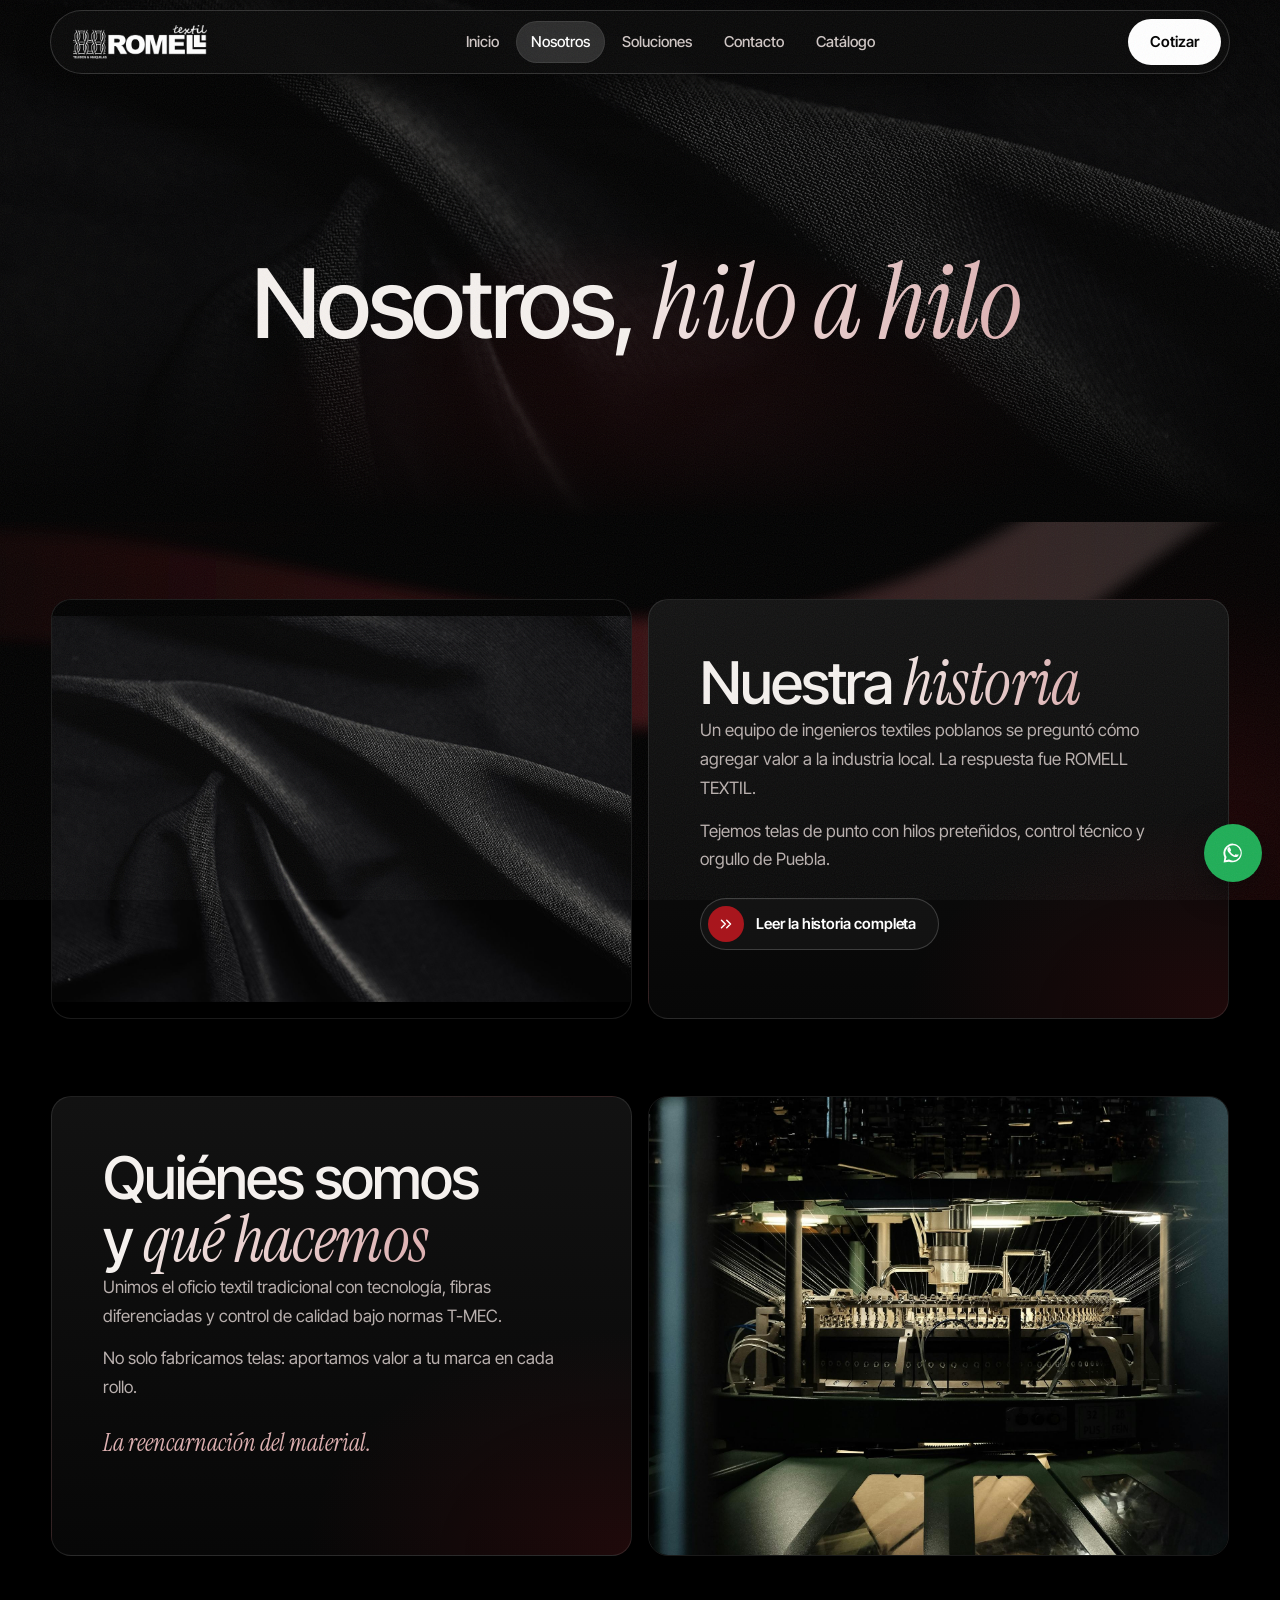
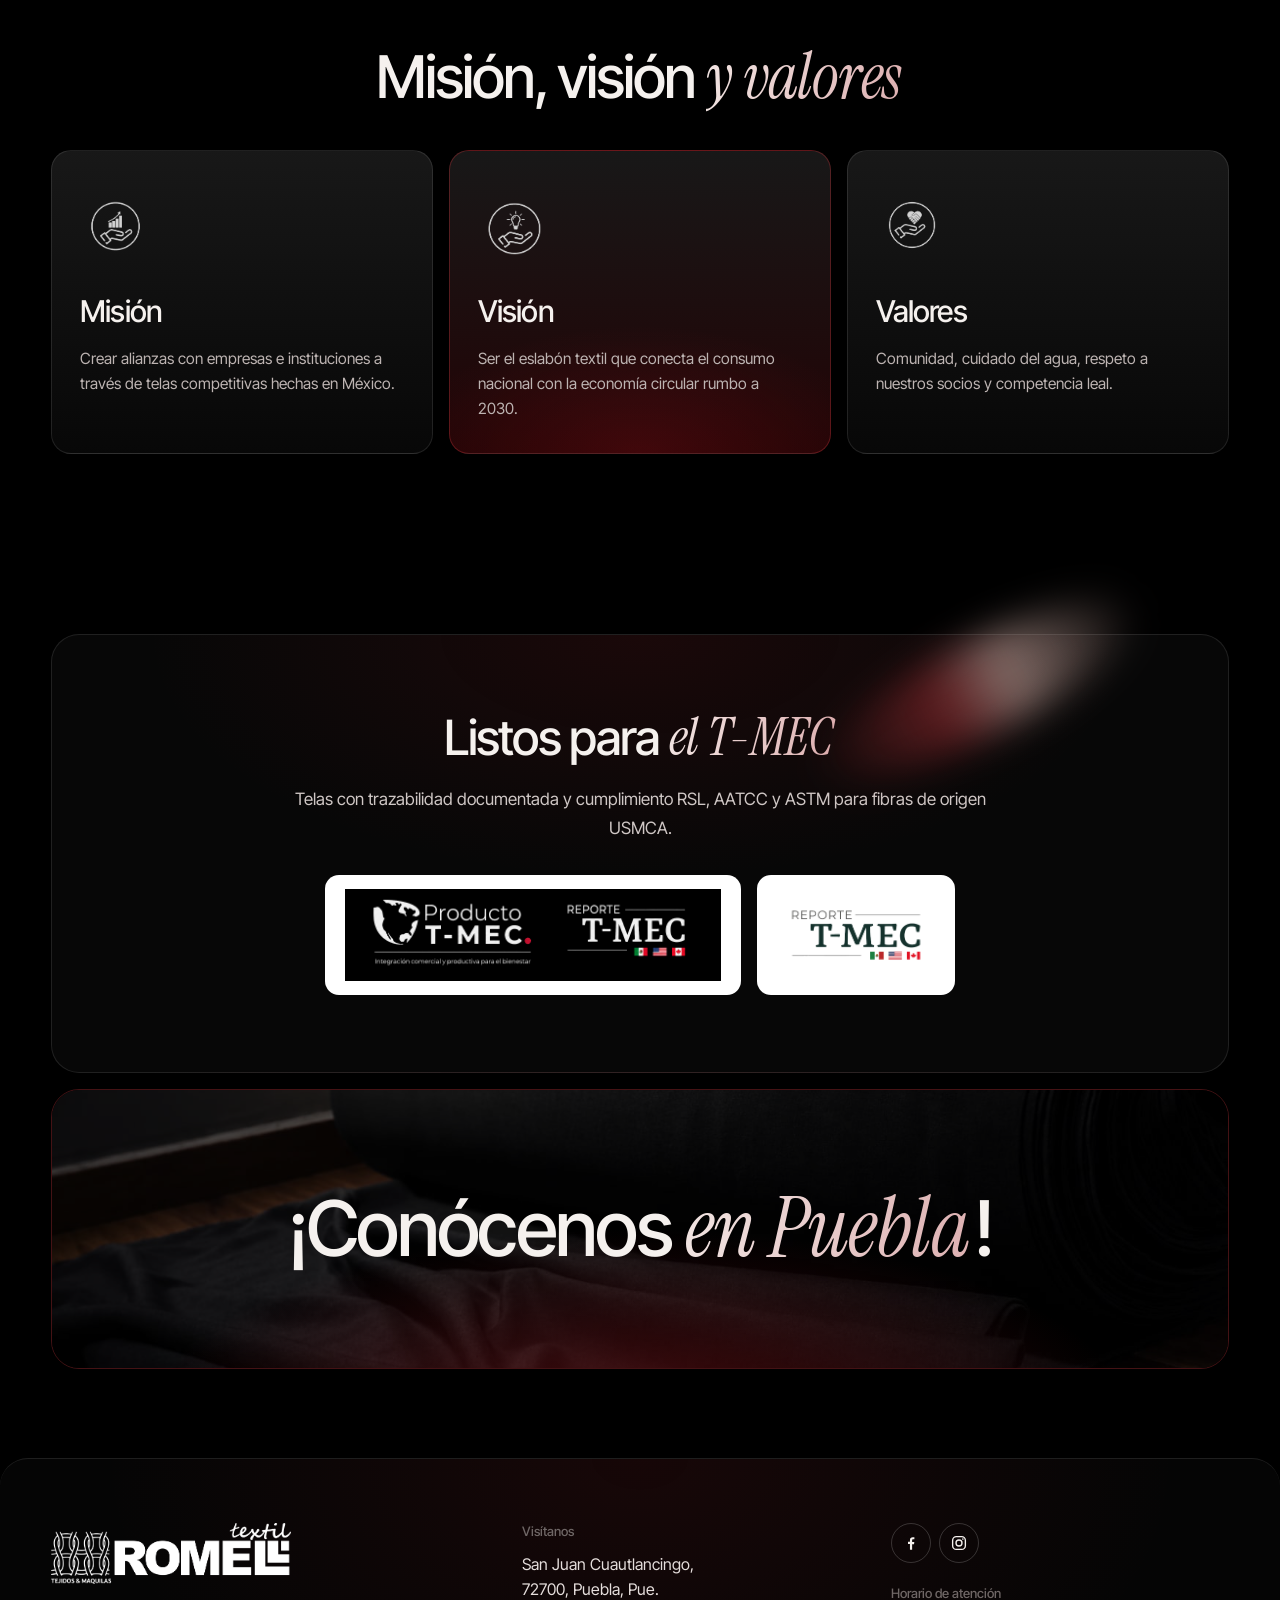
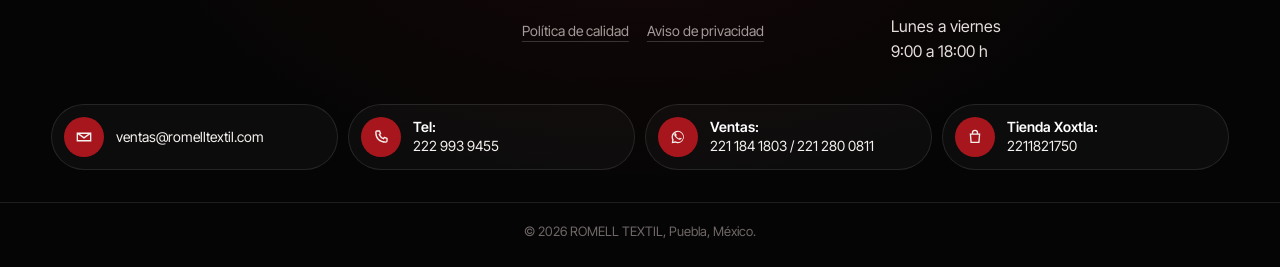
<file: nosotros.html>
<!DOCTYPE html>
<html lang="es">
<head>
  <meta charset="UTF-8">
  <meta name="theme-color" content="#000000">
  <meta name="viewport" content="width=device-width, initial-scale=1.0, viewport-fit=cover">
  <title>Nosotros | ROMELL TEXTIL</title>
  <meta name="description" content="Conoce a ROMELL TEXTIL: fabricantes de telas de punto circular en Puebla con hilos preteñidos, control de calidad T-MEC y experiencia en ingeniería textil.">
  <link rel="icon" href="media/favicon.png" type="image/png">
  <link rel="apple-touch-icon" href="media/apple-touch-icon.png">
  <link rel="manifest" href="manifest.webmanifest">
  <meta name="apple-mobile-web-app-title" content="ROMELL">
  <meta name="format-detection" content="telephone=no">
  <link rel="preconnect" href="https://fonts.googleapis.com">
  <link rel="preconnect" href="https://fonts.gstatic.com" crossorigin>
  <link href="https://fonts.googleapis.com/css2?family=Inter+Tight:wght@300..700&family=Instrument+Serif:ital@0;1&display=swap" rel="stylesheet">
  <link rel="stylesheet" href="css/styles.css">
</head>
<body data-page="nosotros">
  <div id="site-header"></div>

  <section class="page-hero">
    <img src="media/fondo-negro-telar.jpg" alt="Textura textil ROMELL">
    <h1 class="display">Nosotros, <em>hilo a hilo</em></h1>
  </section>

  <section class="two-col historia-split">
    <div class="split-media historia-media">
      <video autoplay muted loop playsinline poster="media/fondo-negro-telar.jpg">
        <source src="media/nosotros-hero.mp4" type="video/mp4">
      </video>
    </div>
    <div class="text-pad">
      <h2 class="display">Nuestra <em>historia</em></h2>
      <p class="copy">Un equipo de ingenieros textiles poblanos se preguntó cómo agregar valor a la industria local. La respuesta fue ROMELL TEXTIL.</p>
      <p class="copy">Tejemos telas de punto con hilos preteñidos, control técnico y orgullo de Puebla.</p>
      <a class="btn btn-ghost" href="historia.html">Leer la historia completa</a>
    </div>
  </section>

  <section class="two-col">
    <div class="text-pad">
      <h2 class="display">Quiénes somos y <em>qué hacemos</em></h2>
      <p class="copy">Unimos el oficio textil tradicional con tecnología, fibras diferenciadas y control de calidad bajo normas T-MEC.</p>
      <p class="copy">No solo fabricamos telas: aportamos valor a tu marca en cada rollo.</p>
      <p class="tagline"><em>La reencarnación del material.</em></p>
    </div>
    <div class="split-media">
      <img src="media/maquina-circular.jpg" alt="Máquina circular de tejido ROMELL TEXTIL" loading="lazy">
    </div>
  </section>

  <section class="panel">
    <h2 class="display section-title">Misión, visión <em>y valores</em></h2>
    <div class="mvv">
      <article>
        <img src="media/mision.png" alt="" loading="lazy">
        <h3>Misión</h3>
        <p>Crear alianzas con empresas e instituciones a través de telas competitivas hechas en México.</p>
      </article>
      <article>
        <img src="media/vision.png" alt="" loading="lazy">
        <h3>Visión</h3>
        <p>Ser el eslabón textil que conecta el consumo nacional con la economía circular rumbo a 2030.</p>
      </article>
      <article>
        <img src="media/valores.png" alt="" loading="lazy">
        <h3>Valores</h3>
        <p>Comunidad, cuidado del agua, respeto a nuestros socios y competencia leal.</p>
      </article>
    </div>
  </section>

  <section class="certs fx-streak">
    <h2 class="display">Listos para <em>el T-MEC</em></h2>
    <p class="section-intro">Telas con trazabilidad documentada y cumplimiento RSL, AATCC y ASTM para fibras de origen USMCA.</p>
    <div class="certs-logos">
      <img src="media/producto-tmec.jpg" alt="Producto T-MEC" loading="lazy">
      <img src="media/reporte-tmec.png" alt="Reporte T-MEC" loading="lazy">
    </div>
  </section>

  <section class="conocenos-banner">
    <img src="media/conocenos.jpeg" alt="Conócenos">
    <h2 class="display">¡Conócenos <em>en Puebla</em>!</h2>
  </section>

  <div id="site-footer"></div>
  <script src="js/main.js"></script>
</body>
</html>
</file>
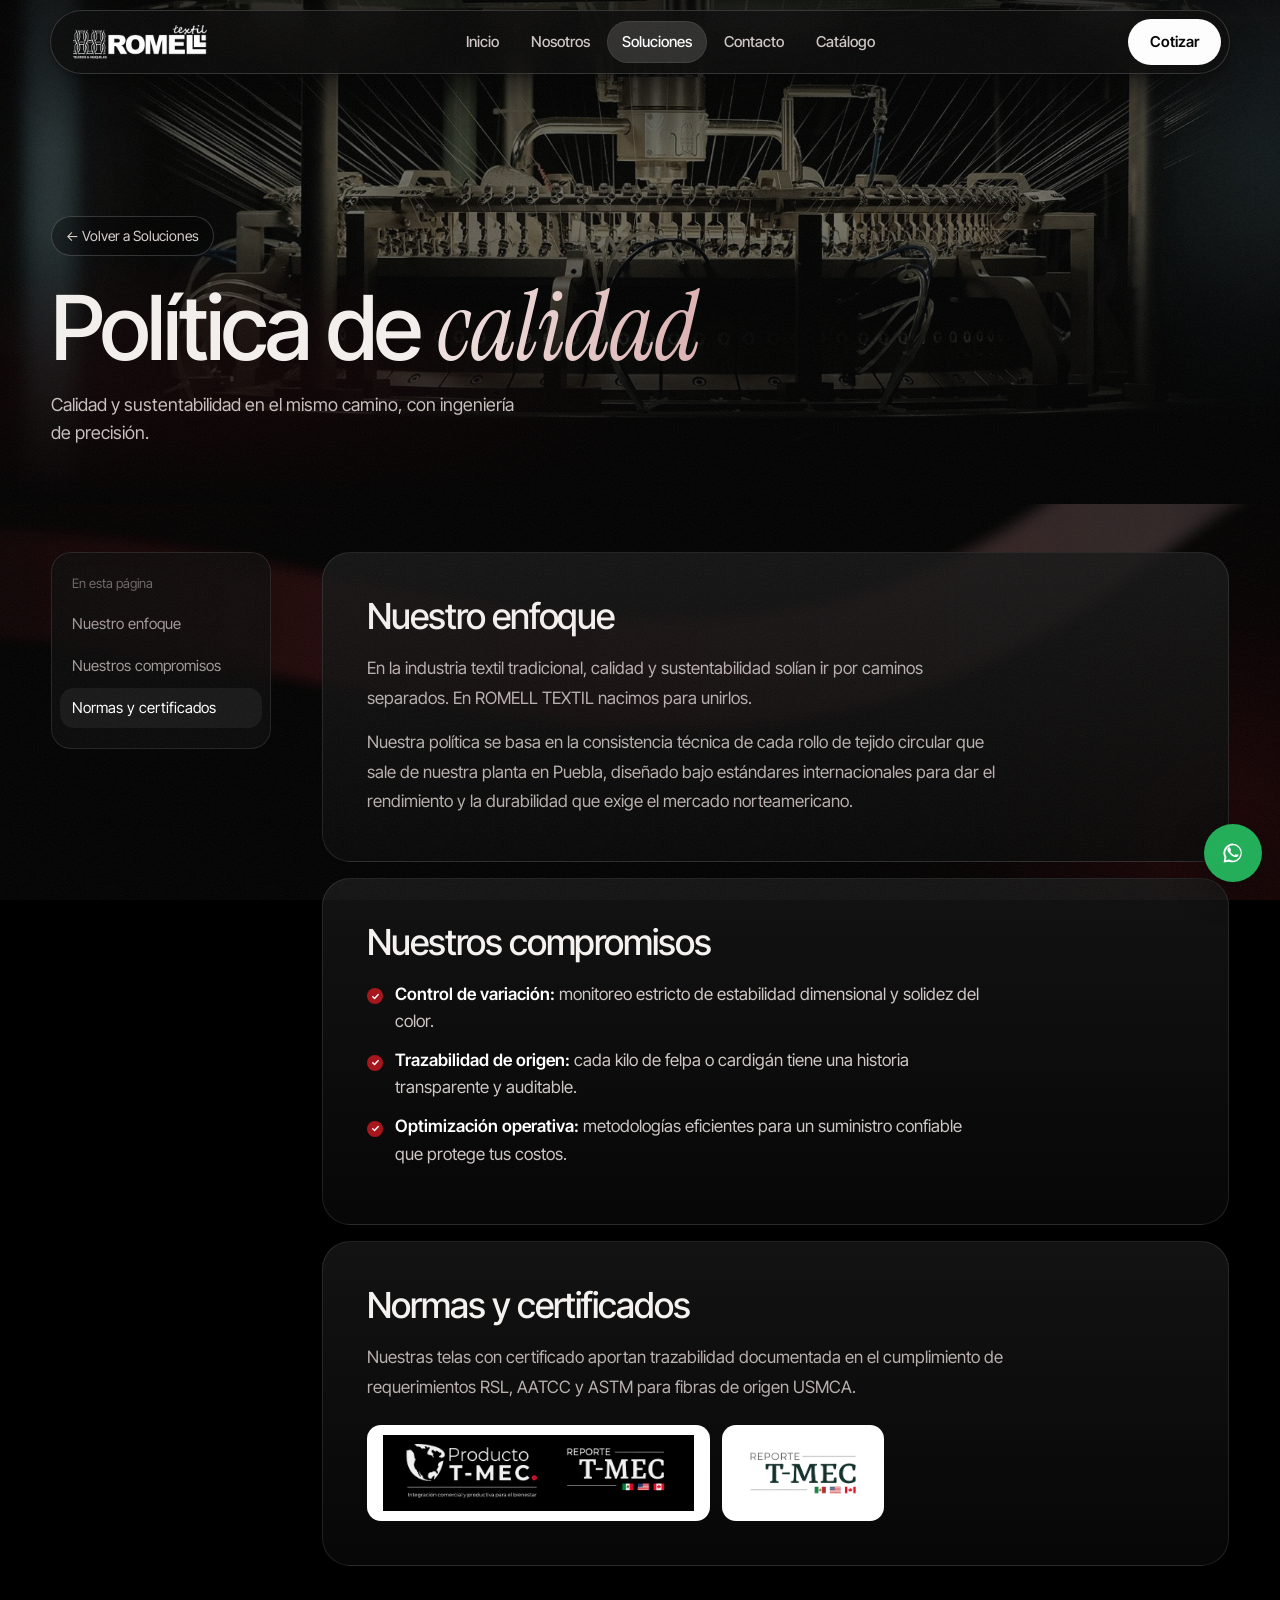
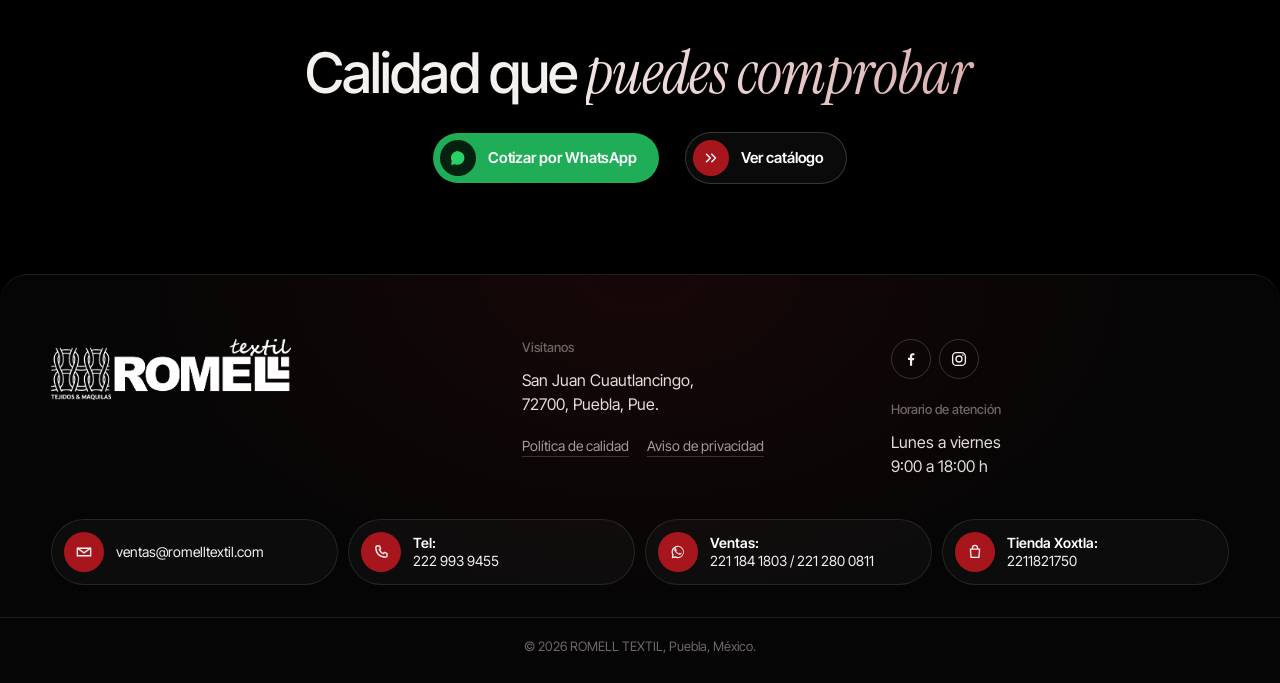
<file: politica-calidad.html>
<!DOCTYPE html>
<html lang="es">
<head>
  <meta charset="UTF-8">
  <meta name="theme-color" content="#000000">
  <meta name="viewport" content="width=device-width, initial-scale=1.0, viewport-fit=cover">
  <title>Política de calidad | ROMELL TEXTIL</title>
  <meta name="description" content="Política de calidad de ROMELL TEXTIL: control de variación, trazabilidad de origen y cumplimiento RSL, AATCC y ASTM.">
  <link rel="icon" href="media/favicon.png" type="image/png">
  <link rel="apple-touch-icon" href="media/apple-touch-icon.png">
  <link rel="manifest" href="manifest.webmanifest">
  <meta name="apple-mobile-web-app-title" content="ROMELL">
  <meta name="format-detection" content="telephone=no">
  <link rel="preconnect" href="https://fonts.googleapis.com">
  <link rel="preconnect" href="https://fonts.gstatic.com" crossorigin>
  <link href="https://fonts.googleapis.com/css2?family=Inter+Tight:wght@300..700&family=Instrument+Serif:ital@0;1&display=swap" rel="stylesheet">
  <link rel="stylesheet" href="css/styles.css">
</head>
<body data-page="soluciones">
  <div id="site-header"></div>

  <main>
    <section class="read-hero">
      <img src="media/maquina-circular.jpg" alt="">
      <div class="read-hero-copy">
        <a class="back-link" href="soluciones.html">Volver a Soluciones</a>
        <h1 class="display">Política de <em>calidad</em></h1>
        <p>Calidad y sustentabilidad en el mismo camino, con ingeniería de precisión.</p>
      </div>
    </section>

    <div class="read-layout">
      <nav class="read-toc" aria-label="En esta página">
        <p>En esta página</p>
        <ol>
          <li><a href="#enfoque">Nuestro enfoque</a></li>
          <li><a href="#compromisos">Nuestros compromisos</a></li>
          <li><a href="#normas">Normas y certificados</a></li>
        </ol>
      </nav>

      <div class="read-body">
        <section class="read-block" id="enfoque">
          <h2>Nuestro enfoque</h2>
          <p class="copy">En la industria textil tradicional, calidad y sustentabilidad solían ir por caminos separados. En ROMELL TEXTIL nacimos para unirlos.</p><p class="copy">Nuestra política se basa en la consistencia técnica de cada rollo de tejido circular que sale de nuestra planta en Puebla, diseñado bajo estándares internacionales para dar el rendimiento y la durabilidad que exige el mercado norteamericano.</p>
        </section>
        <section class="read-block" id="compromisos">
          <h2>Nuestros compromisos</h2>
          <ul class="list-check"><li><strong>Control de variación:</strong> monitoreo estricto de estabilidad dimensional y solidez del color.</li><li><strong>Trazabilidad de origen:</strong> cada kilo de felpa o cardigán tiene una historia transparente y auditable.</li><li><strong>Optimización operativa:</strong> metodologías eficientes para un suministro confiable que protege tus costos.</li></ul>
        </section>
        <section class="read-block" id="normas">
          <h2>Normas y certificados</h2>
          <p class="copy">Nuestras telas con certificado aportan trazabilidad documentada en el cumplimiento de requerimientos RSL, AATCC y ASTM para fibras de origen USMCA.</p><div class="read-logos"><img src="media/producto-tmec.jpg" alt="Producto T-MEC" loading="lazy"><img src="media/reporte-tmec.png" alt="Reporte T-MEC" loading="lazy"></div>
        </section>
      </div>
    </div>

    <section class="read-cta">
      <h2 class="display">Calidad que <em>puedes comprobar</em></h2>
      <div class="hero-actions">
        <a class="btn btn-wa" href="https://wa.me/522211841803?text=Hola%2C%20quiero%20cotizar%20telas%20de%20ROMELL%20TEXTIL." target="_blank" rel="noopener">Cotizar por WhatsApp</a>
        <a class="btn btn-ghost" href="catalogo.html">Ver catálogo</a>
      </div>
    </section>
  </main>

  <div id="site-footer"></div>
  <script src="js/main.js"></script>
</body>
</html>
</file>
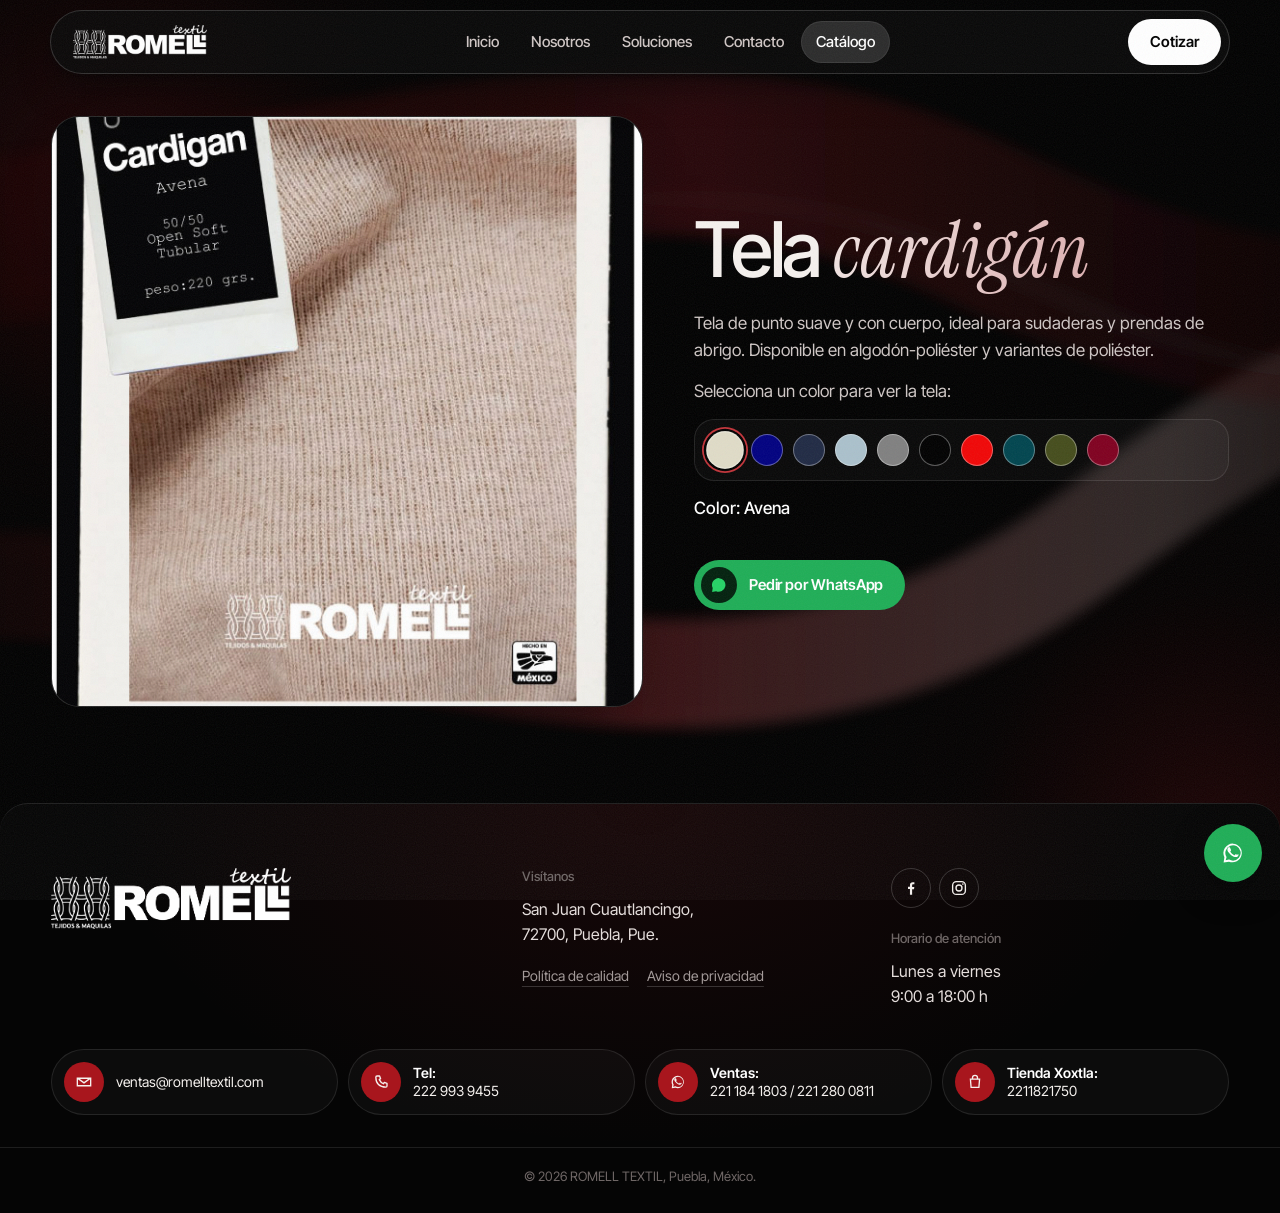
<file: producto-cardigan.html>
<!DOCTYPE html>
<html lang="es">
<head>
  <meta charset="UTF-8">
  <meta name="theme-color" content="#000000">
  <meta name="viewport" content="width=device-width, initial-scale=1.0, viewport-fit=cover">
  <title>CATÁLOGO CARDIGÁN | ROMELL TEXTIL</title>
  <meta name="description" content="Tela cardigán ROMELL TEXTIL para sudaderas y prendas de abrigo, en 10 colores. Hecha en Puebla. Cotiza por WhatsApp.">
  <link rel="icon" href="media/favicon.png" type="image/png">
  <link rel="apple-touch-icon" href="media/apple-touch-icon.png">
  <link rel="manifest" href="manifest.webmanifest">
  <meta name="apple-mobile-web-app-title" content="ROMELL">
  <meta name="format-detection" content="telephone=no">
  <link rel="preconnect" href="https://fonts.googleapis.com">
  <link rel="preconnect" href="https://fonts.gstatic.com" crossorigin>
  <link href="https://fonts.googleapis.com/css2?family=Inter+Tight:wght@300..700&family=Instrument+Serif:ital@0;1&display=swap" rel="stylesheet">
  <link rel="stylesheet" href="css/styles.css">
</head>
<body data-page="catalogo">
  <div id="site-header"></div>
  <article class="product-page" data-product-detail="cardigan">
    <div class="product-gallery"><img src="media/cover-cardigan.jpg" alt="Cardigán"></div>
    <div class="product-info">
      <h1>Tela</h1>
      <p class="product-desc"></p>
      <p>Selecciona un color para ver la tela:</p>
      <div class="swatches"></div>
      <p class="color-name">Color: Avena</p>
      <a class="btn btn-light btn-whatsapp" href="https://wa.me/522211841803">Pedir por WhatsApp</a>
    </div>
  </article>
  <div id="site-footer"></div>
  <script src="js/main.js"></script>
</body>
</html>
</file>
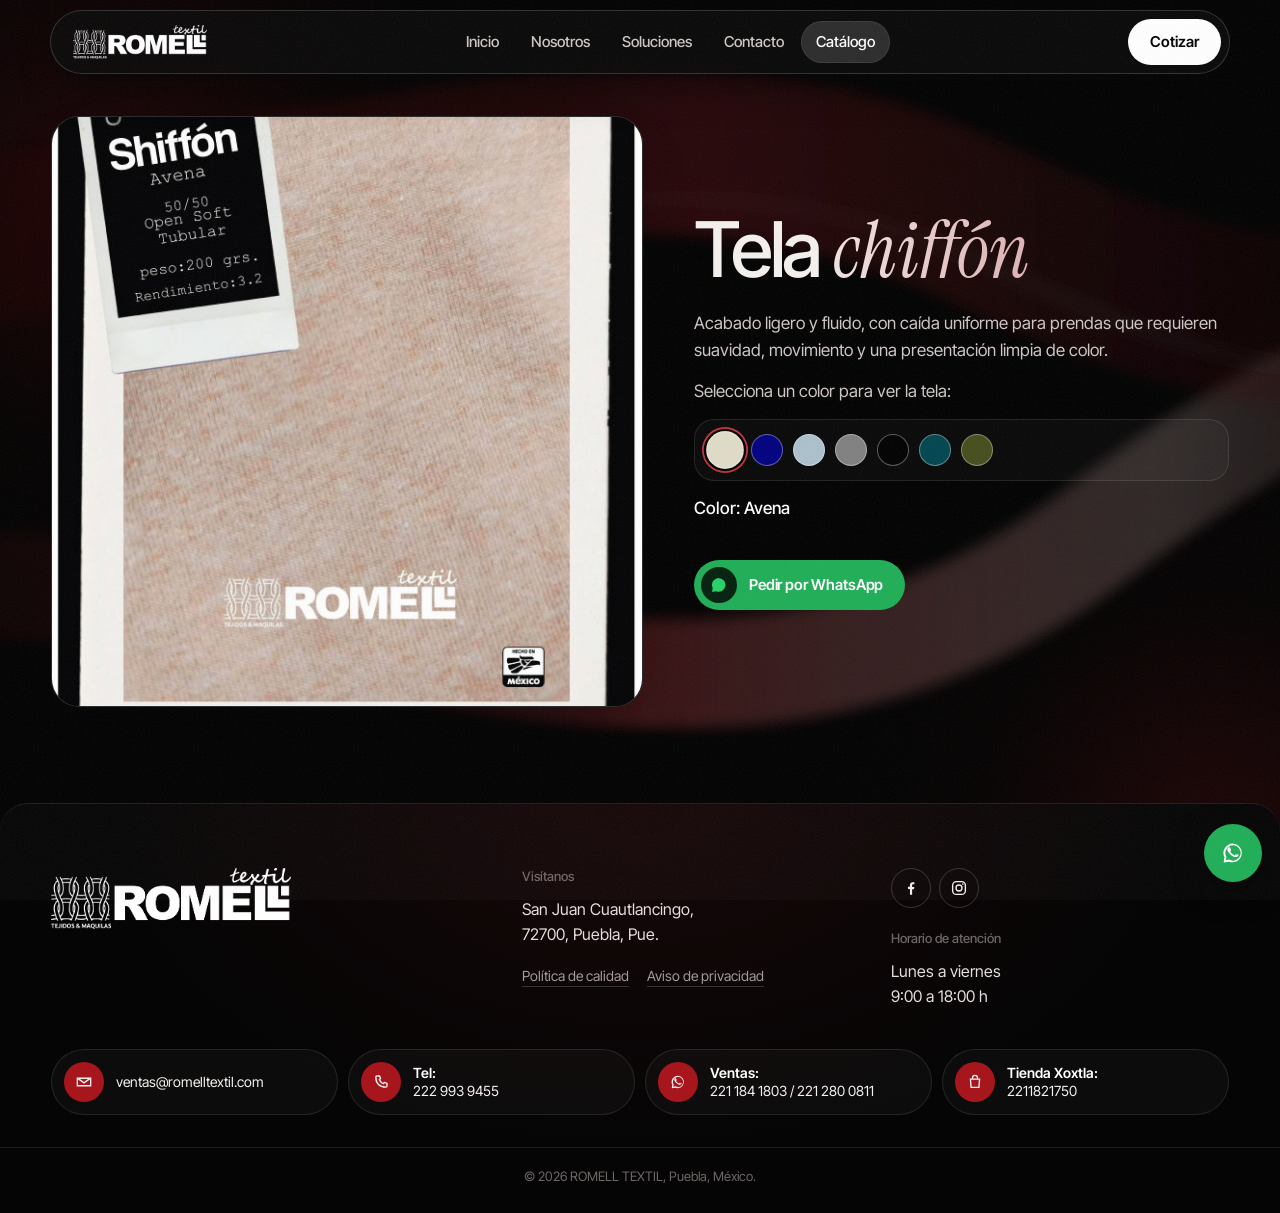
<file: producto-chiffon.html>
<!DOCTYPE html>
<html lang="es">
<head>
  <meta charset="UTF-8">
  <meta name="theme-color" content="#000000">
  <meta name="viewport" content="width=device-width, initial-scale=1.0, viewport-fit=cover">
  <title>CATÁLOGO CHIFFÓN | ROMELL TEXTIL</title>
  <meta name="description" content="Tela chiffón ROMELL TEXTIL: ligera, con caída uniforme, en 7 colores. Hecha en Puebla. Cotiza por WhatsApp.">
  <link rel="icon" href="media/favicon.png" type="image/png">
  <link rel="apple-touch-icon" href="media/apple-touch-icon.png">
  <link rel="manifest" href="manifest.webmanifest">
  <meta name="apple-mobile-web-app-title" content="ROMELL">
  <meta name="format-detection" content="telephone=no">
  <link rel="preconnect" href="https://fonts.googleapis.com">
  <link rel="preconnect" href="https://fonts.gstatic.com" crossorigin>
  <link href="https://fonts.googleapis.com/css2?family=Inter+Tight:wght@300..700&family=Instrument+Serif:ital@0;1&display=swap" rel="stylesheet">
  <link rel="stylesheet" href="css/styles.css">
</head>
<body data-page="catalogo">
  <div id="site-header"></div>
  <article class="product-page" data-product-detail="chiffon">
    <div class="product-gallery"><img src="media/cover-chiffon.jpg" alt="Chiffón"></div>
    <div class="product-info">
      <h1>Tela</h1>
      <p class="product-desc"></p>
      <p>Selecciona un color para ver la tela:</p>
      <div class="swatches"></div>
      <p class="color-name">Color: Avena</p>
      <a class="btn btn-light btn-whatsapp" href="https://wa.me/522211841803">Pedir por WhatsApp</a>
    </div>
  </article>
  <div id="site-footer"></div>
  <script src="js/main.js"></script>
</body>
</html>
</file>
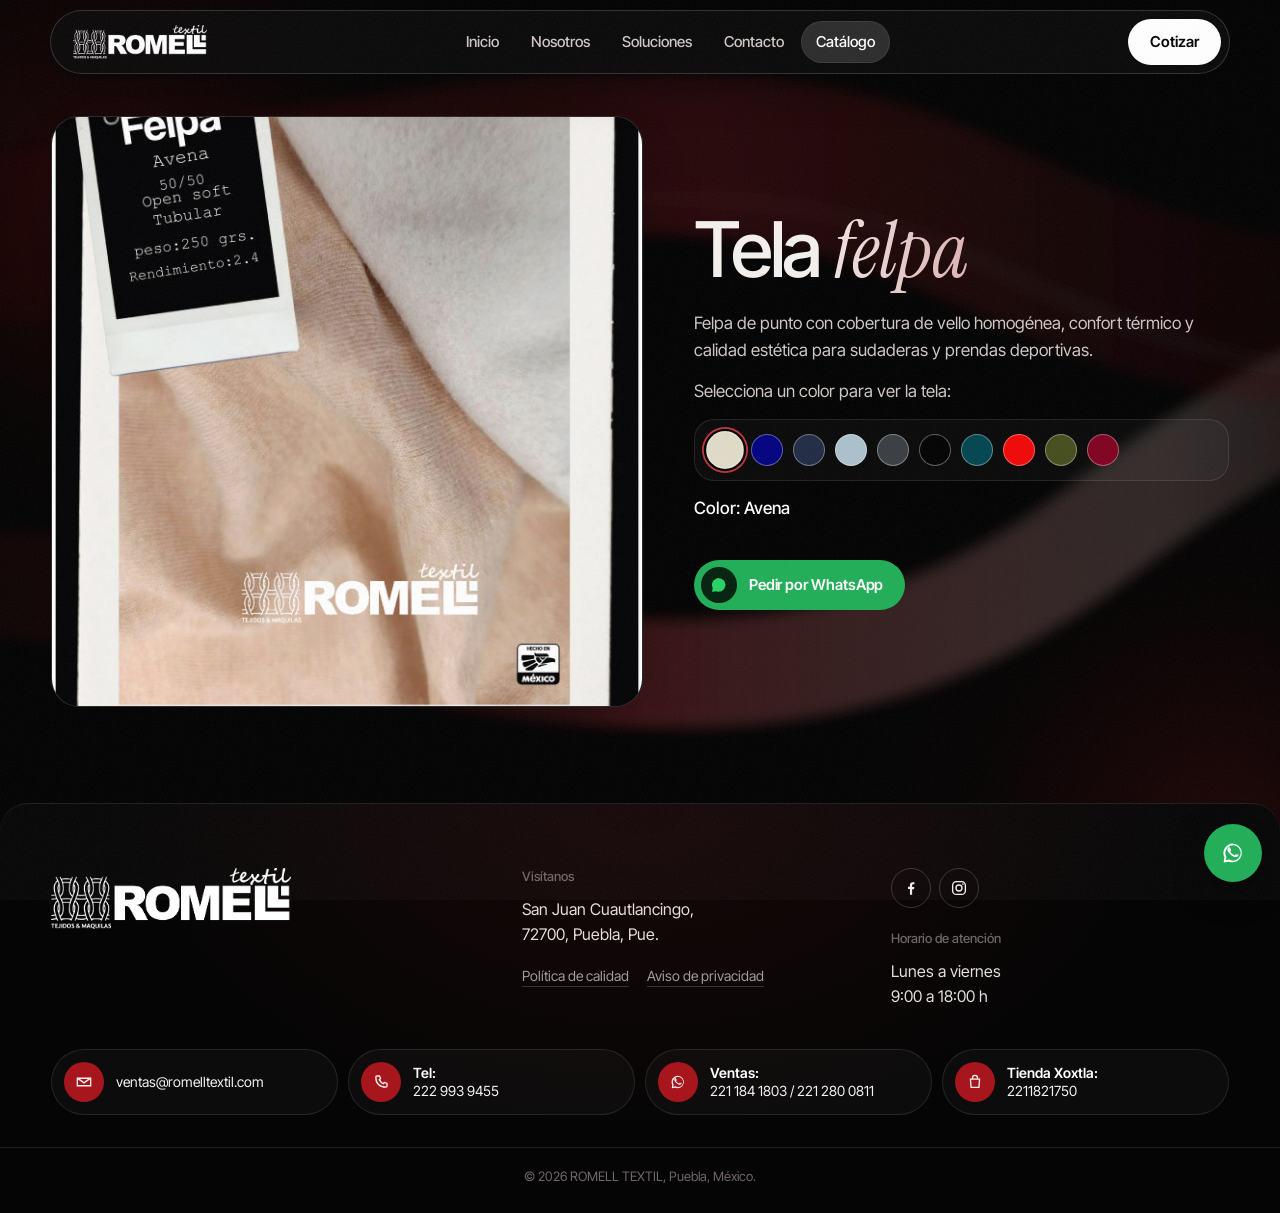
<file: producto-felpa.html>
<!DOCTYPE html>
<html lang="es">
<head>
  <meta charset="UTF-8">
  <meta name="theme-color" content="#000000">
  <meta name="viewport" content="width=device-width, initial-scale=1.0, viewport-fit=cover">
  <title>CATÁLOGO FELPA | ROMELL TEXTIL</title>
  <meta name="description" content="Tela felpa ROMELL TEXTIL para sudaderas y ropa deportiva, en 10 colores. Afelpado uniforme. Cotiza por WhatsApp.">
  <link rel="icon" href="media/favicon.png" type="image/png">
  <link rel="apple-touch-icon" href="media/apple-touch-icon.png">
  <link rel="manifest" href="manifest.webmanifest">
  <meta name="apple-mobile-web-app-title" content="ROMELL">
  <meta name="format-detection" content="telephone=no">
  <link rel="preconnect" href="https://fonts.googleapis.com">
  <link rel="preconnect" href="https://fonts.gstatic.com" crossorigin>
  <link href="https://fonts.googleapis.com/css2?family=Inter+Tight:wght@300..700&family=Instrument+Serif:ital@0;1&display=swap" rel="stylesheet">
  <link rel="stylesheet" href="css/styles.css">
</head>
<body data-page="catalogo">
  <div id="site-header"></div>
  <article class="product-page" data-product-detail="felpa">
    <div class="product-gallery"><img src="media/cover-felpa.jpg" alt="Felpa"></div>
    <div class="product-info">
      <h1>Tela</h1>
      <p class="product-desc"></p>
      <p>Selecciona un color para ver la tela:</p>
      <div class="swatches"></div>
      <p class="color-name">Color: Avena</p>
      <a class="btn btn-light btn-whatsapp" href="https://wa.me/522211841803">Pedir por WhatsApp</a>
    </div>
  </article>
  <div id="site-footer"></div>
  <script src="js/main.js"></script>
</body>
</html>
</file>
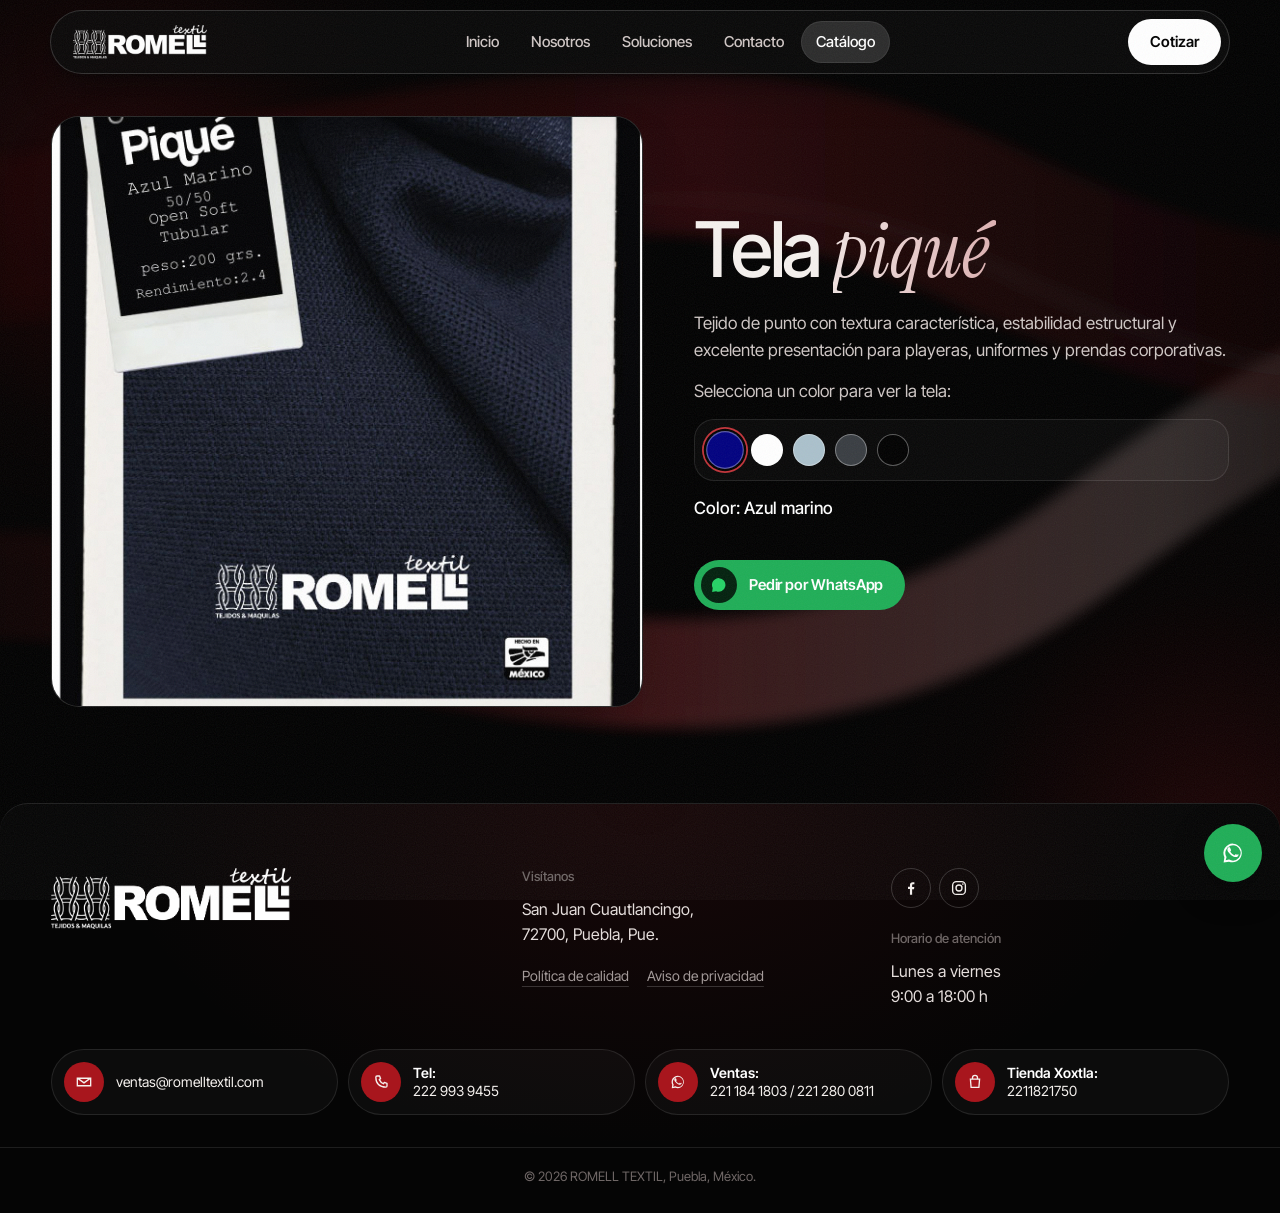
<file: producto-pique.html>
<!DOCTYPE html>
<html lang="es">
<head>
  <meta charset="UTF-8">
  <meta name="theme-color" content="#000000">
  <meta name="viewport" content="width=device-width, initial-scale=1.0, viewport-fit=cover">
  <title>CATÁLOGO PIQUÉ | ROMELL TEXTIL</title>
  <meta name="description" content="Tela piqué ROMELL TEXTIL para playeras polo, uniformes y prendas corporativas. Disponible en 5 colores. Cotiza por WhatsApp.">
  <link rel="icon" href="media/favicon.png" type="image/png">
  <link rel="apple-touch-icon" href="media/apple-touch-icon.png">
  <link rel="manifest" href="manifest.webmanifest">
  <meta name="apple-mobile-web-app-title" content="ROMELL">
  <meta name="format-detection" content="telephone=no">
  <link rel="preconnect" href="https://fonts.googleapis.com">
  <link rel="preconnect" href="https://fonts.gstatic.com" crossorigin>
  <link href="https://fonts.googleapis.com/css2?family=Inter+Tight:wght@300..700&family=Instrument+Serif:ital@0;1&display=swap" rel="stylesheet">
  <link rel="stylesheet" href="css/styles.css">
</head>
<body data-page="catalogo">
  <div id="site-header"></div>
  <article class="product-page" data-product-detail="pique">
    <div class="product-gallery"><img src="media/cover-pique.jpg" alt="Piqué"></div>
    <div class="product-info">
      <h1>Tela</h1>
      <p class="product-desc"></p>
      <p>Selecciona un color para ver la tela:</p>
      <div class="swatches"></div>
      <p class="color-name">Color: Azul marino</p>
      <a class="btn btn-light btn-whatsapp" href="https://wa.me/522211841803">Pedir por WhatsApp</a>
    </div>
  </article>
  <div id="site-footer"></div>
  <script src="js/main.js"></script>
</body>
</html>
</file>
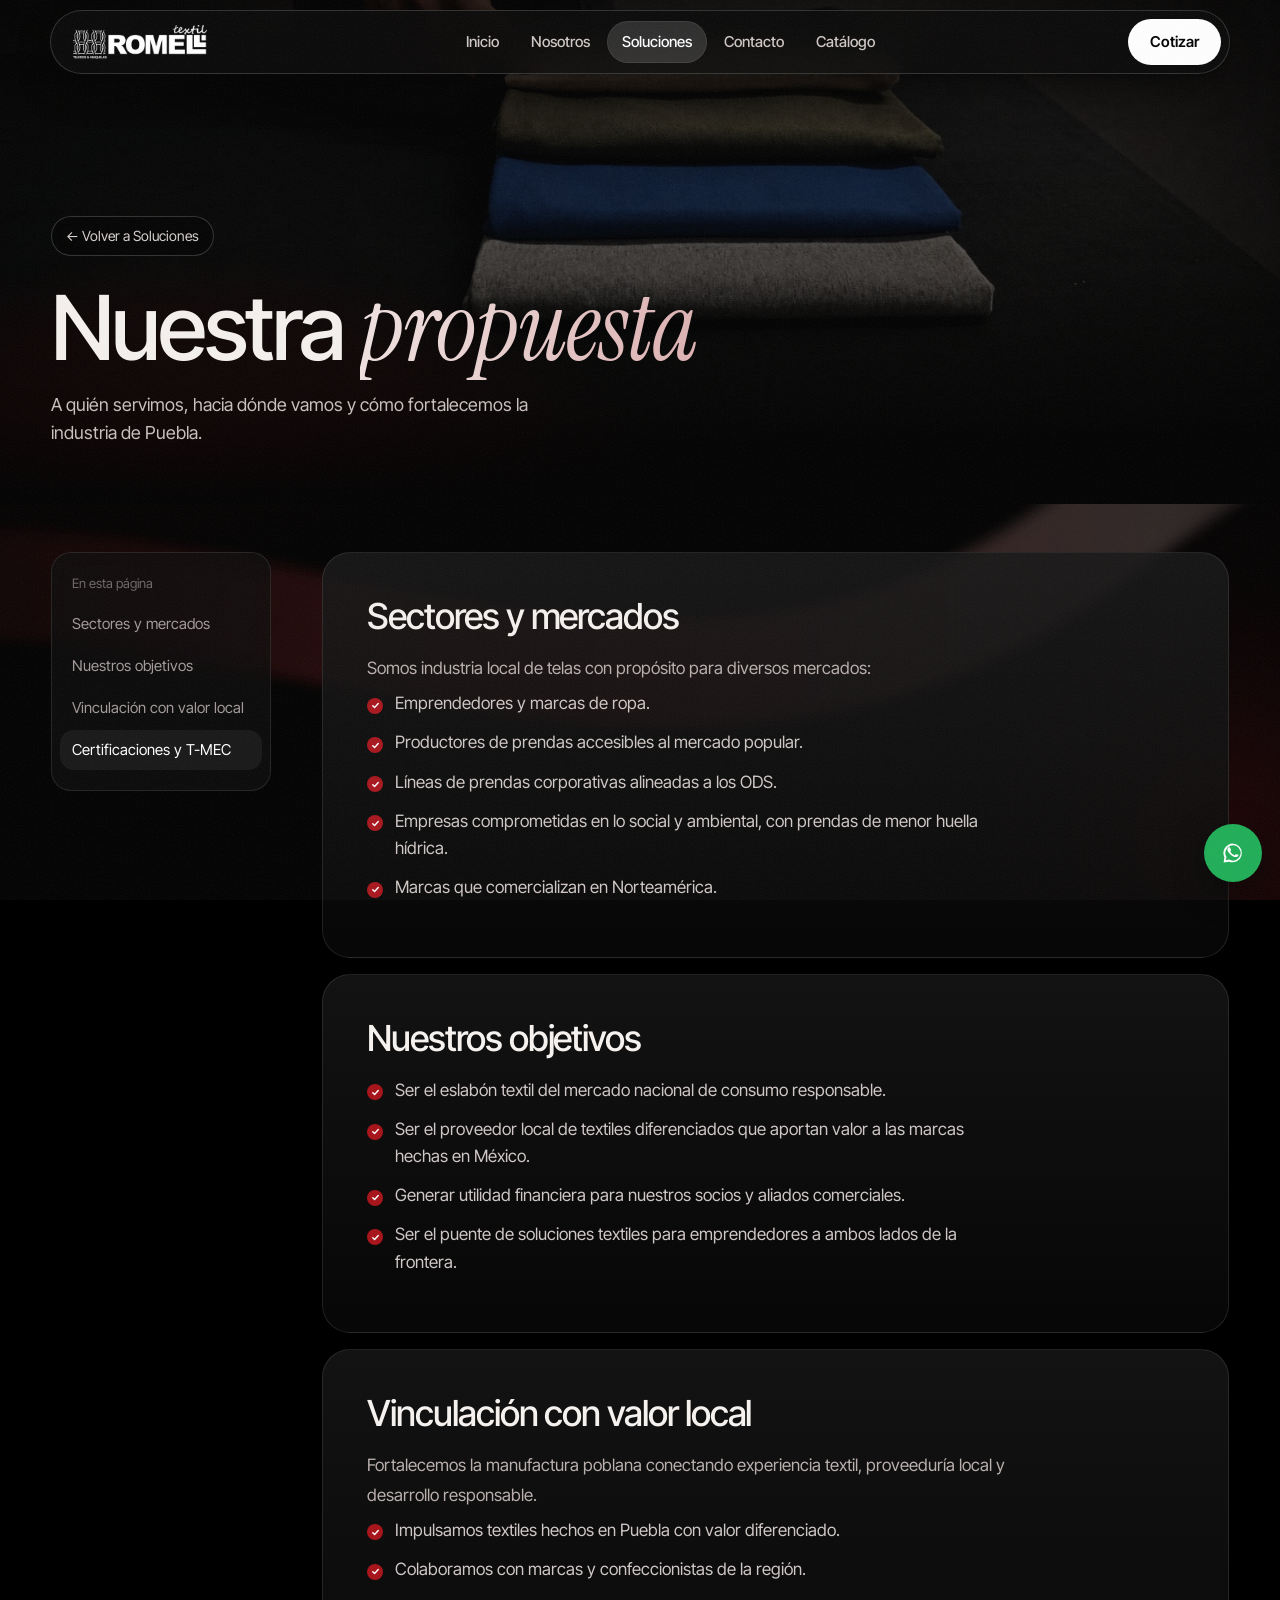
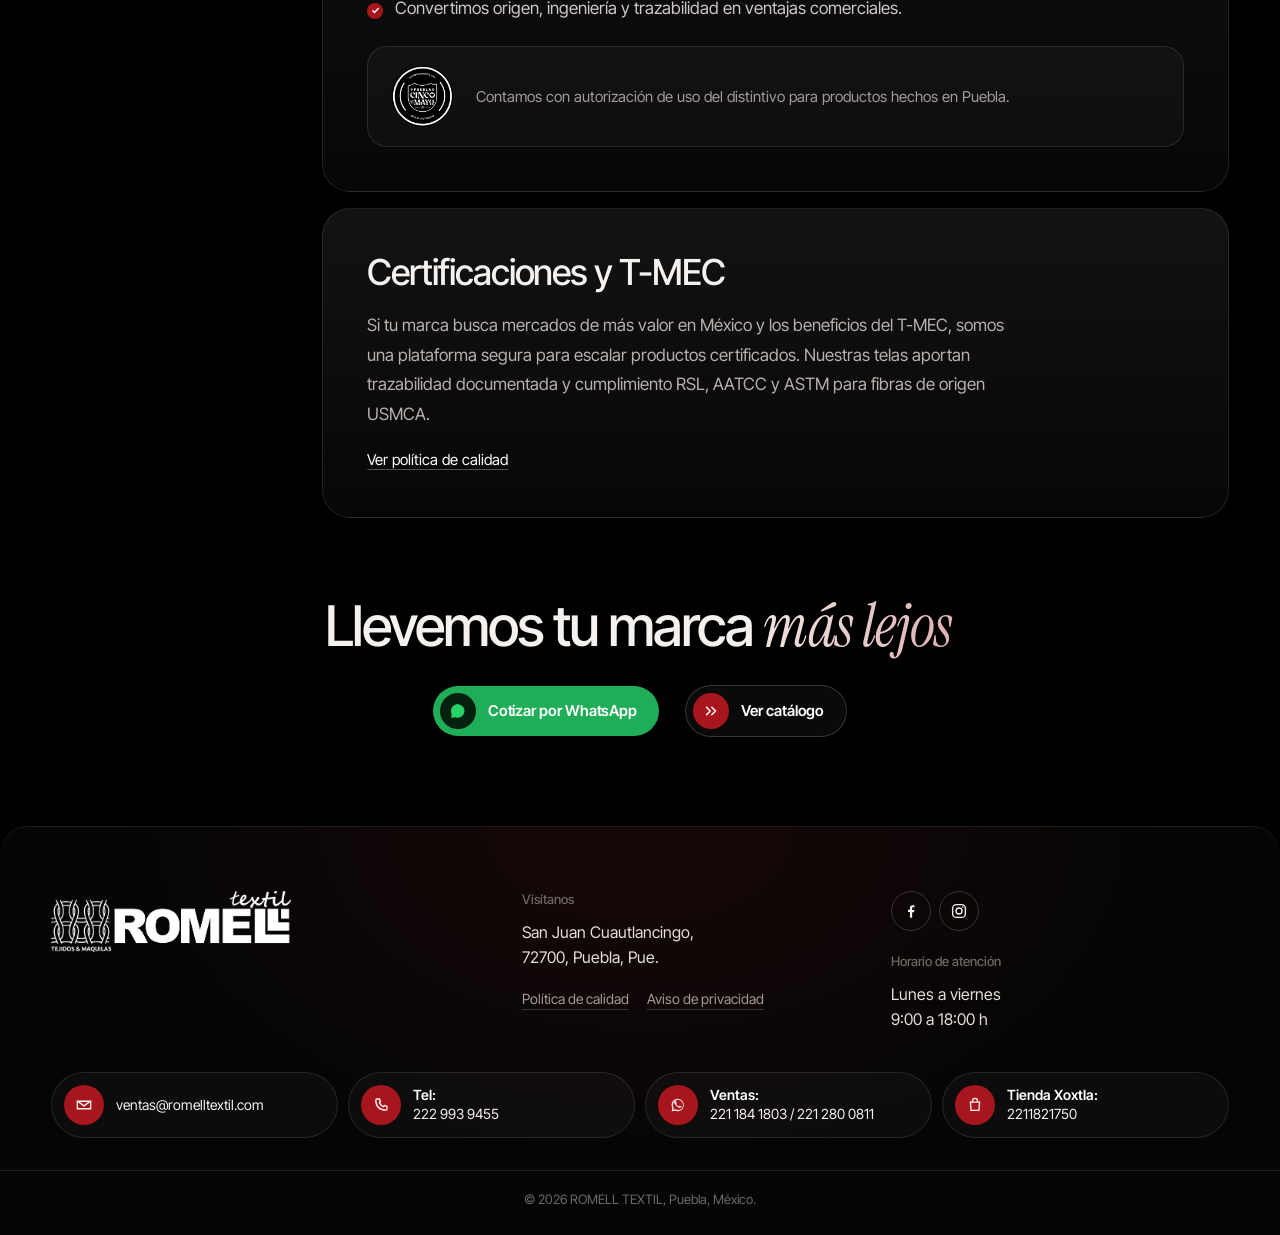
<file: propuesta.html>
<!DOCTYPE html>
<html lang="es">
<head>
  <meta charset="UTF-8">
  <meta name="theme-color" content="#000000">
  <meta name="viewport" content="width=device-width, initial-scale=1.0, viewport-fit=cover">
  <title>Nuestra propuesta | ROMELL TEXTIL</title>
  <meta name="description" content="Sectores, mercados, objetivos y vinculación local de ROMELL TEXTIL en detalle.">
  <link rel="icon" href="media/favicon.png" type="image/png">
  <link rel="apple-touch-icon" href="media/apple-touch-icon.png">
  <link rel="manifest" href="manifest.webmanifest">
  <meta name="apple-mobile-web-app-title" content="ROMELL">
  <meta name="format-detection" content="telephone=no">
  <link rel="preconnect" href="https://fonts.googleapis.com">
  <link rel="preconnect" href="https://fonts.gstatic.com" crossorigin>
  <link href="https://fonts.googleapis.com/css2?family=Inter+Tight:wght@300..700&family=Instrument+Serif:ital@0;1&display=swap" rel="stylesheet">
  <link rel="stylesheet" href="css/styles.css">
</head>
<body data-page="soluciones">
  <div id="site-header"></div>

  <main>
    <section class="read-hero">
      <img src="media/telas-apiladas.jpeg" alt="">
      <div class="read-hero-copy">
        <a class="back-link" href="soluciones.html">Volver a Soluciones</a>
        <h1 class="display">Nuestra <em>propuesta</em></h1>
        <p>A quién servimos, hacia dónde vamos y cómo fortalecemos la industria de Puebla.</p>
      </div>
    </section>

    <div class="read-layout">
      <nav class="read-toc" aria-label="En esta página">
        <p>En esta página</p>
        <ol>
          <li><a href="#mercados">Sectores y mercados</a></li>
          <li><a href="#objetivos">Nuestros objetivos</a></li>
          <li><a href="#puebla">Vinculación con valor local</a></li>
          <li><a href="#tmec">Certificaciones y T-MEC</a></li>
        </ol>
      </nav>

      <div class="read-body">
        <section class="read-block" id="mercados">
          <h2>Sectores y mercados</h2>
          <p class="copy">Somos industria local de telas con propósito para diversos mercados:</p><ul class="list-check"><li>Emprendedores y marcas de ropa.</li><li>Productores de prendas accesibles al mercado popular.</li><li>Líneas de prendas corporativas alineadas a los ODS.</li><li>Empresas comprometidas en lo social y ambiental, con prendas de menor huella hídrica.</li><li>Marcas que comercializan en Norteamérica.</li></ul>
        </section>
        <section class="read-block" id="objetivos">
          <h2>Nuestros objetivos</h2>
          <ul class="list-check"><li>Ser el eslabón textil del mercado nacional de consumo responsable.</li><li>Ser el proveedor local de textiles diferenciados que aportan valor a las marcas hechas en México.</li><li>Generar utilidad financiera para nuestros socios y aliados comerciales.</li><li>Ser el puente de soluciones textiles para emprendedores a ambos lados de la frontera.</li></ul>
        </section>
        <section class="read-block" id="puebla">
          <h2>Vinculación con valor local</h2>
          <p class="copy">Fortalecemos la manufactura poblana conectando experiencia textil, proveeduría local y desarrollo responsable.</p><ul class="list-check"><li>Impulsamos textiles hechos en Puebla con valor diferenciado.</li><li>Colaboramos con marcas y confeccionistas de la región.</li><li>Convertimos origen, ingeniería y trazabilidad en ventajas comerciales.</li></ul><div class="read-badge"><img src="media/sello-cinco-mayo.png" alt="Distintivo Hecho en Puebla" loading="lazy"><p>Contamos con autorización de uso del distintivo para productos hechos en Puebla.</p></div>
        </section>
        <section class="read-block" id="tmec">
          <h2>Certificaciones y T-MEC</h2>
          <p class="copy">Si tu marca busca mercados de más valor en México y los beneficios del T-MEC, somos una plataforma segura para escalar productos certificados. Nuestras telas aportan trazabilidad documentada y cumplimiento RSL, AATCC y ASTM para fibras de origen USMCA.</p><a class="text-link" href="politica-calidad.html">Ver política de calidad</a>
        </section>
      </div>
    </div>

    <section class="read-cta">
      <h2 class="display">Llevemos tu marca <em>más lejos</em></h2>
      <div class="hero-actions">
        <a class="btn btn-wa" href="https://wa.me/522211841803?text=Hola%2C%20quiero%20cotizar%20telas%20de%20ROMELL%20TEXTIL." target="_blank" rel="noopener">Cotizar por WhatsApp</a>
        <a class="btn btn-ghost" href="catalogo.html">Ver catálogo</a>
      </div>
    </section>
  </main>

  <div id="site-footer"></div>
  <script src="js/main.js"></script>
</body>
</html>
</file>
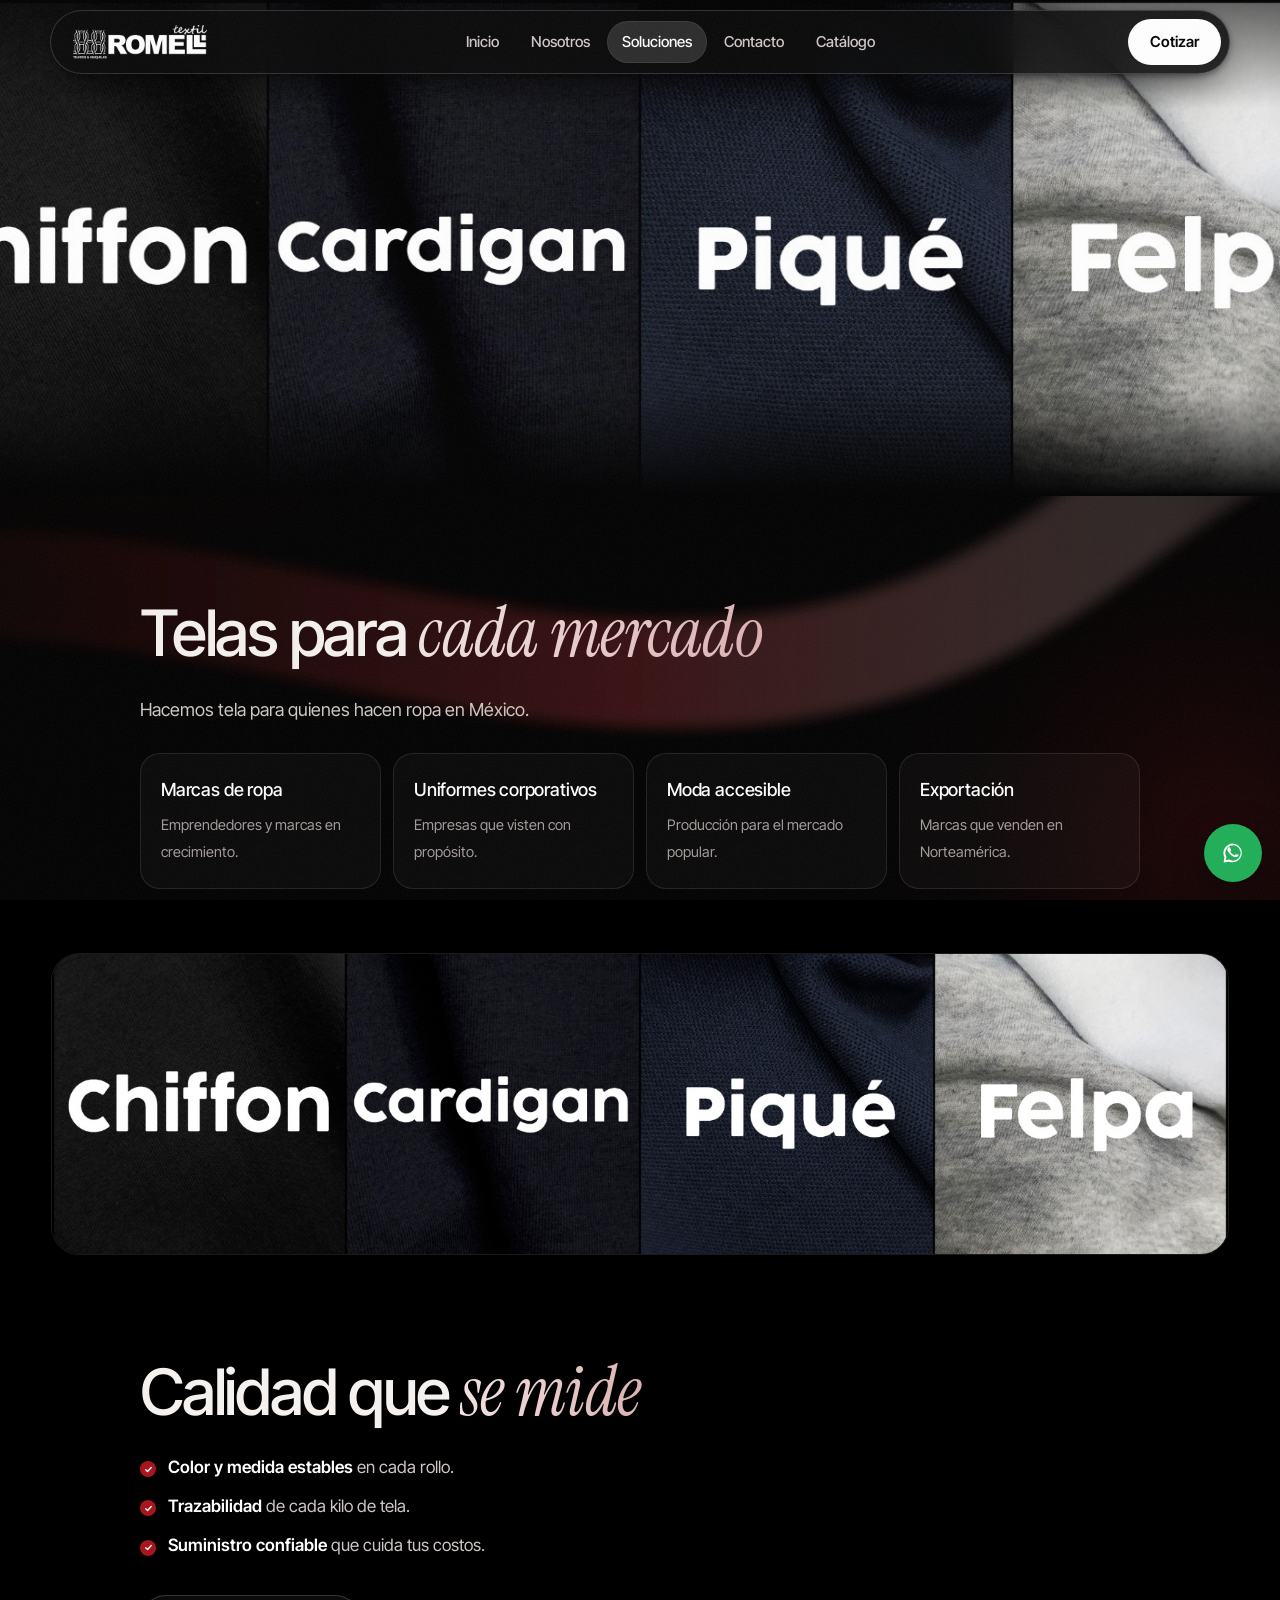
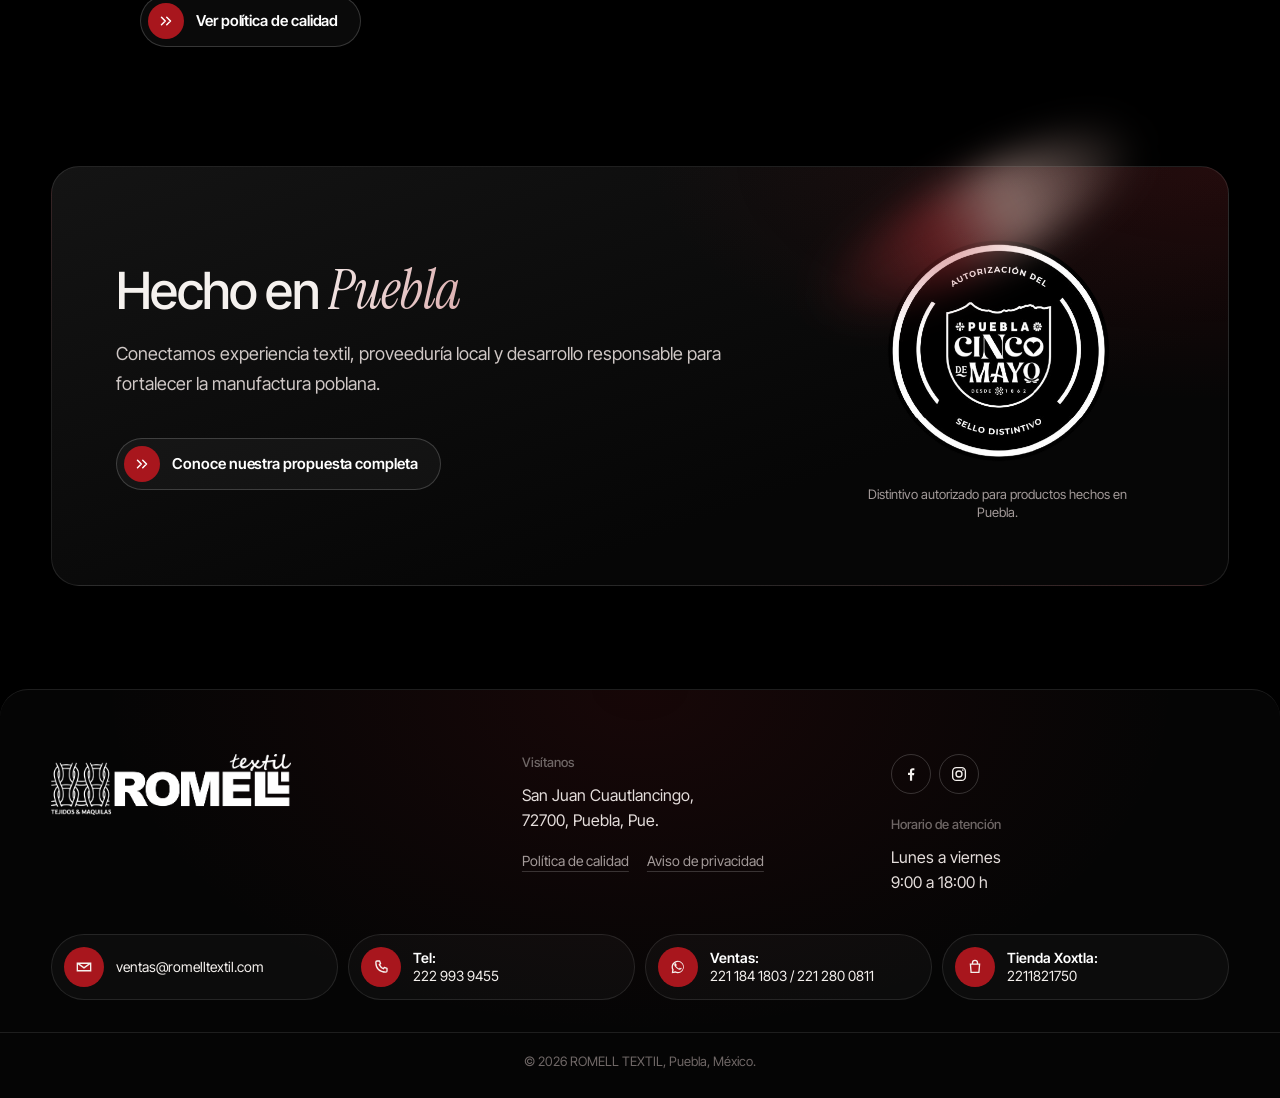
<file: soluciones.html>
<!DOCTYPE html>
<html lang="es">
<head>
  <meta charset="UTF-8">
  <meta name="theme-color" content="#000000">
  <meta name="viewport" content="width=device-width, initial-scale=1.0, viewport-fit=cover">
  <title>Soluciones | ROMELL TEXTIL</title>
  <meta name="description" content="Telas de punto para marcas de ropa, uniformes corporativos y prendas de exportación. Piqué, cardigán, chiffón y felpa hechos en Puebla.">
  <link rel="icon" href="media/favicon.png" type="image/png">
  <link rel="apple-touch-icon" href="media/apple-touch-icon.png">
  <link rel="manifest" href="manifest.webmanifest">
  <meta name="apple-mobile-web-app-title" content="ROMELL">
  <meta name="format-detection" content="telephone=no">
  <link rel="preconnect" href="https://fonts.googleapis.com">
  <link rel="preconnect" href="https://fonts.gstatic.com" crossorigin>
  <link href="https://fonts.googleapis.com/css2?family=Inter+Tight:wght@300..700&family=Instrument+Serif:ital@0;1&display=swap" rel="stylesheet">
  <link rel="stylesheet" href="css/styles.css">
</head>
<body data-page="soluciones">
  <div id="site-header"></div>

  <section class="sol-hero">
    <video autoplay muted loop playsinline poster="media/soluciones-hero.jpeg">
      <source src="media/soluciones.mp4" type="video/mp4">
    </video>
  </section>

  <section class="sol-wide">
    <h2 class="display">Telas para <em>cada mercado</em></h2>
    <p class="sol-copy">Hacemos tela para quienes hacen ropa en México.</p>
    <ul class="sol-cards">
      <li><b>Marcas de ropa</b><span>Emprendedores y marcas en crecimiento.</span></li>
      <li><b>Uniformes corporativos</b><span>Empresas que visten con propósito.</span></li>
      <li><b>Moda accesible</b><span>Producción para el mercado popular.</span></li>
      <li><b>Exportación</b><span>Marcas que venden en Norteamérica.</span></li>
    </ul>
  </section>

  <section class="sol-banner">
    <img src="media/soluciones-telas.jpg" alt="Chiffón, cardigán, piqué y felpa ROMELL TEXTIL" loading="lazy">
  </section>

  <section class="sol-wide">
    <h2 class="display">Calidad que <em>se mide</em></h2>
    <ul class="sol-list">
      <li><strong>Color y medida estables</strong> en cada rollo.</li>
      <li><strong>Trazabilidad</strong> de cada kilo de tela.</li>
      <li><strong>Suministro confiable</strong> que cuida tus costos.</li>
    </ul>
    <a class="btn btn-ghost" href="politica-calidad.html">Ver política de calidad</a>
  </section>

  <section class="sol-vincula fx-streak">
    <div>
      <h2 class="display">Hecho en <em>Puebla</em></h2>
      <p class="sol-copy">Conectamos experiencia textil, proveeduría local y desarrollo responsable para fortalecer la manufactura poblana.</p>
      <a class="btn btn-ghost" href="propuesta.html">Conoce nuestra propuesta completa</a>
    </div>
    <figure>
      <img src="media/sello-cinco-mayo.png" alt="Distintivo Hecho en Puebla" loading="lazy">
      <figcaption>Distintivo autorizado para productos hechos en Puebla.</figcaption>
    </figure>
  </section>

  <div id="site-footer"></div>
  <script src="js/main.js"></script>
</body>
</html>
</file>
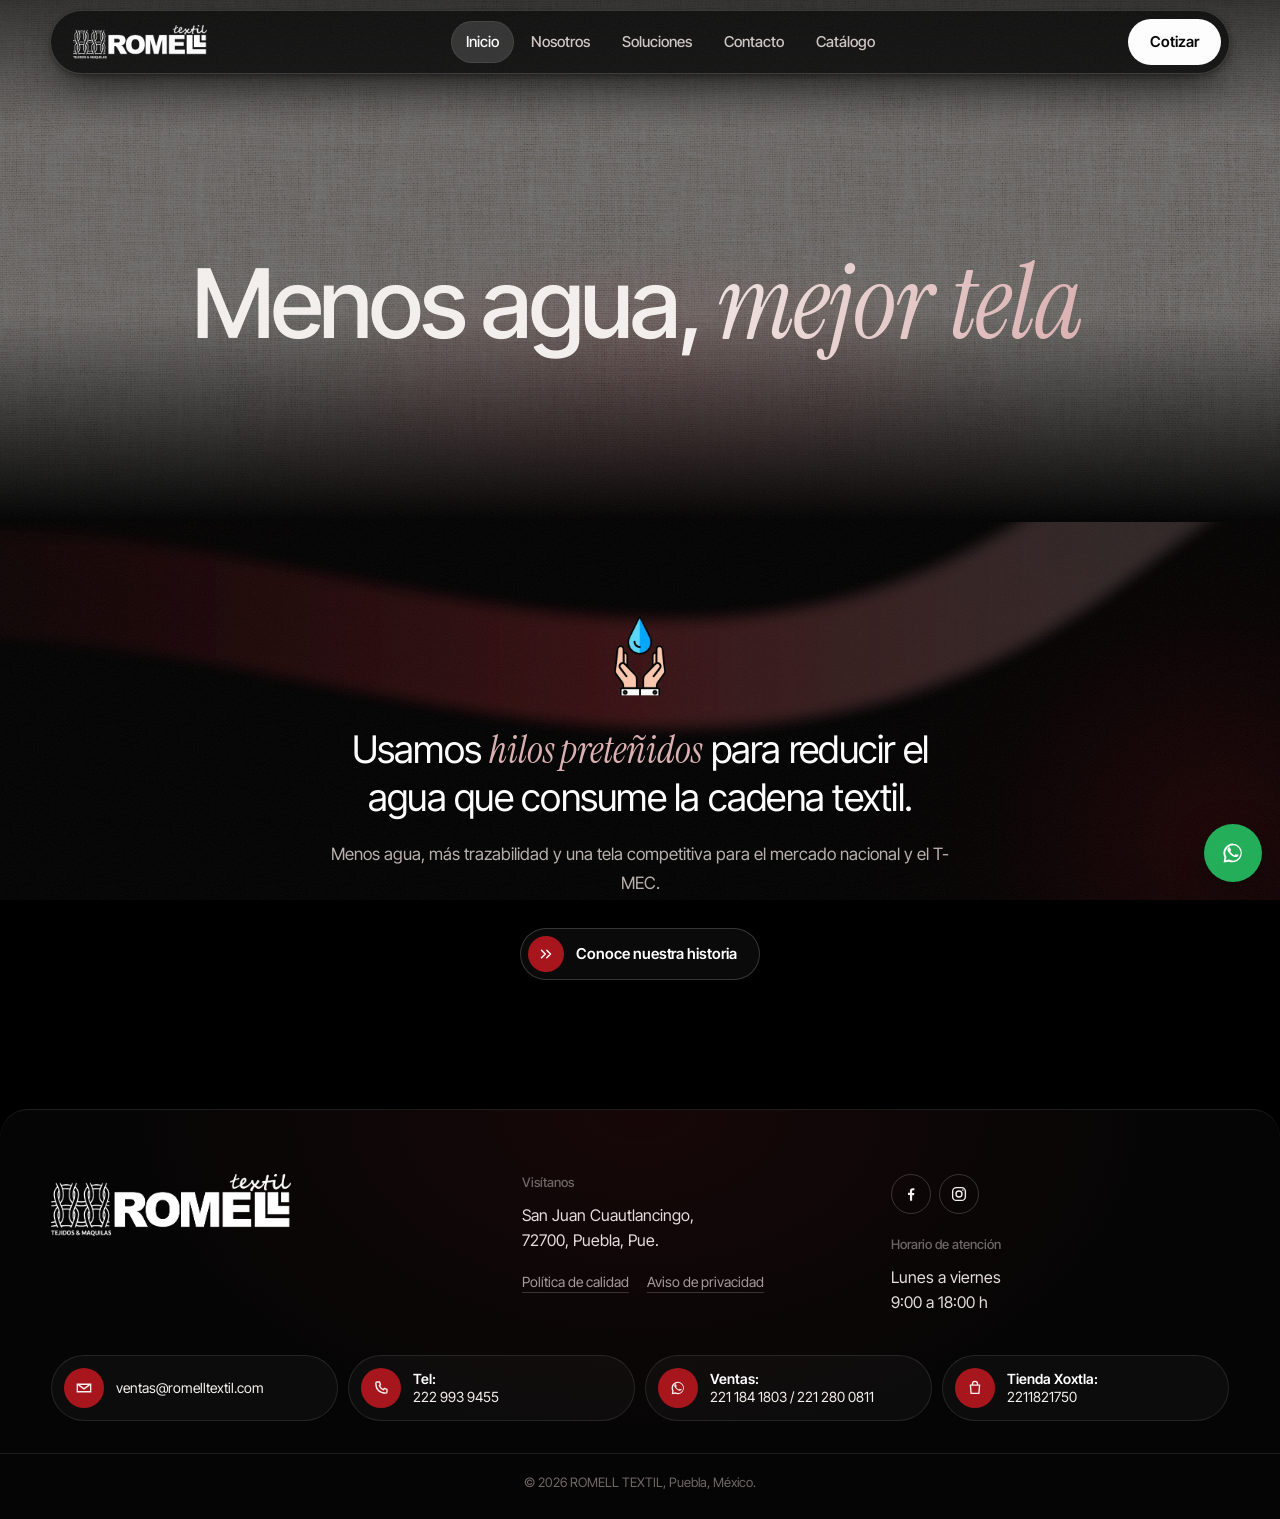
<file: sustentable.html>
<!DOCTYPE html>
<html lang="es">
<head>
  <meta charset="UTF-8">
  <meta name="theme-color" content="#000000">
  <meta name="viewport" content="width=device-width, initial-scale=1.0, viewport-fit=cover">
  <title>Sustentable | ROMELL TEXTIL</title>
  <meta name="description" content="Telas con hilos preteñidos que reducen la huella hídrica. Así trabaja ROMELL TEXTIL en Puebla.">
  <link rel="icon" href="media/favicon.png" type="image/png">
  <link rel="apple-touch-icon" href="media/apple-touch-icon.png">
  <link rel="manifest" href="manifest.webmanifest">
  <meta name="apple-mobile-web-app-title" content="ROMELL">
  <meta name="format-detection" content="telephone=no">
  <link rel="preconnect" href="https://fonts.googleapis.com">
  <link rel="preconnect" href="https://fonts.gstatic.com" crossorigin>
  <link href="https://fonts.googleapis.com/css2?family=Inter+Tight:wght@300..700&family=Instrument+Serif:ital@0;1&display=swap" rel="stylesheet">
  <link rel="stylesheet" href="css/styles.css">
</head>
<body data-page="inicio">
  <div id="site-header"></div>
  <section class="page-hero">
    <img src="media/fondo-tejido.jpg" alt="Tejido sustentable">
    <h1 class="display display-xl">Menos agua, <em>mejor tela</em></h1>
  </section>
  <section class="panel">
    <div class="container narrow center">
      <img class="water-icon" src="media/marca-agua.png" alt="" loading="lazy">
      <p class="statement-text">Usamos <em>hilos preteñidos</em> para reducir el agua que consume la cadena textil.</p>
      <p class="copy">Menos agua, más trazabilidad y una tela competitiva para el mercado nacional y el T-MEC.</p>
      <a class="btn btn-ghost" href="historia.html">Conoce nuestra historia</a>
    </div>
  </section>

  <div id="site-footer"></div>
  <script src="js/main.js"></script>
</body>
</html>
</file>
<file: css/styles.css>
/* =========================================================
   ROMELL TEXTIL — Rediseño 2026 · v2
   Negro + luz roja · Inter Tight + Instrument Serif
   ========================================================= */

:root {
  --ink: #000;
  --panel: #0a0a0a;
  --red: #a8161d;
  --red-hot: #c3343a;
  --ember: #6e0f13;
  --blood: #3d0205;
  --bone: #f5f1ee;
  --ash: #a39a99;
  --mute: #6f6766;
  --line: rgba(255, 255, 255, 0.1);
  --line-2: rgba(255, 255, 255, 0.18);
  --line-red: rgba(195, 52, 58, 0.35);

  --sans: "Inter Tight", "Helvetica Neue", Arial, sans-serif;
  --serif: "Instrument Serif", Georgia, "Times New Roman", serif;

  --header-h: 84px;
  --r-xl: 28px;
  --r-lg: 20px;
  --r-md: 14px;
  --pill: 999px;
  --max: 1240px;

  --glow-sm: 0 8px 24px -12px rgba(0, 0, 0, 0.6);
  --glow-lg: 0 30px 60px -30px rgba(0, 0, 0, 0.7);
  --ease: cubic-bezier(0.22, 1, 0.36, 1);
}

*,
*::before,
*::after {
  box-sizing: border-box;
  margin: 0;
  padding: 0;
}

html {
  overflow-x: clip;
  scroll-behavior: smooth;
  -webkit-text-size-adjust: 100%;
}

body {
  font-family: var(--sans);
  font-size: 17px;
  line-height: 1.6;
  color: var(--bone);
  background: var(--ink);
  overflow-x: clip;
  -webkit-font-smoothing: antialiased;
  text-rendering: optimizeLegibility;
}

/* Grano fino en todo el sitio */
body::after {
  content: "";
  position: fixed;
  inset: 0;
  z-index: 200;
  pointer-events: none;
  opacity: 0.07;
  background-image: url("data:image/svg+xml,%3Csvg xmlns='http://www.w3.org/2000/svg' width='160' height='160'%3E%3Cfilter id='n'%3E%3CfeTurbulence type='fractalNoise' baseFrequency='0.9' numOctaves='2' stitchTiles='stitch'/%3E%3C/filter%3E%3Crect width='100%25' height='100%25' filter='url(%23n)'/%3E%3C/svg%3E");
}

img,
video {
  max-width: 100%;
  display: block;
}

a {
  color: inherit;
  text-decoration: none;
}

button,
input,
textarea,
select {
  font-family: inherit;
}

em {
  font-family: var(--serif);
  font-style: italic;
  font-weight: 400;
  letter-spacing: 0;
}

::selection {
  background: var(--red);
  color: #fff;
}

:focus-visible {
  outline: 2px solid var(--red-hot);
  outline-offset: 3px;
  border-radius: 6px;
}

strong {
  color: #fff;
  font-weight: 600;
}

.container {
  width: min(92%, var(--max));
  margin: 0 auto;
}

.sr-only {
  position: absolute;
  width: 1px;
  height: 1px;
  overflow: hidden;
  clip: rect(0, 0, 0, 0);
}

/* =========================================================
   Header flotante (cápsula)
   ========================================================= */
#site-header {
  position: sticky;
  top: 0;
  z-index: 80;
}

.site-header {
  position: relative;
  padding-left: max(clamp(12px, 3vw, 32px), env(safe-area-inset-left));
  padding-right: max(clamp(12px, 3vw, 32px), env(safe-area-inset-right));
  height: var(--header-h);
  display: flex;
  align-items: center;
  padding: 0 clamp(12px, 3vw, 32px);
}

.header-bar {
  width: min(100%, 1180px);
  margin: 0 auto;
  display: flex;
  align-items: center;
  gap: 16px;
  padding: 8px 8px 8px 22px;
  border-radius: var(--pill);
  background: rgba(10, 10, 10, 0.86);
  backdrop-filter: blur(18px) saturate(150%);
  -webkit-backdrop-filter: blur(18px) saturate(150%);
  border: 1px solid rgba(255, 255, 255, 0.16);
  box-shadow: 0 18px 40px -12px rgba(0, 0, 0, 0.75), 0 2px 6px rgba(0, 0, 0, 0.4);
}

.header-logo {
  flex-shrink: 0;
  margin-right: auto;
}

.header-logo img {
  height: 34px;
  width: 140px;
  max-width: none;
  object-fit: contain;
  object-position: left center;
}

.site-nav {
  display: flex;
  align-items: center;
  gap: 2px;
}

.site-nav a {
  font-size: 15px;
  font-weight: 500;
  padding: 9px 15px;
  color: #cfc6c4;
  border-radius: var(--pill);
  transition: color 0.25s var(--ease), background 0.25s var(--ease);
}

.site-nav a:hover {
  color: #fff;
  background: rgba(255, 255, 255, 0.06);
}

.site-nav a.is-active {
  color: #fff;
  background: rgba(255, 255, 255, 0.14);
  box-shadow: inset 0 0 0 1px rgba(255, 255, 255, 0.08);
}

.nav-cta {
  margin-left: auto;
  flex-shrink: 0;
  font-size: 15px;
  font-weight: 600;
  padding: 11px 22px;
  border-radius: var(--pill);
  background: #fff;
  color: #000;
  transition: background 0.25s var(--ease), color 0.25s var(--ease), box-shadow 0.25s var(--ease);
}

.nav-cta:hover {
  background: #e9e4e2;
}

.site-nav .nav-cta-mobile {
  display: none;
}

.nav-toggle {
  display: none;
  width: 44px;
  height: 44px;
  border: 1px solid var(--line-2);
  border-radius: 50%;
  background: transparent;
  color: #fff;
  cursor: pointer;
  flex-shrink: 0;
}

.nav-toggle span,
.nav-toggle span::before,
.nav-toggle span::after {
  display: block;
  width: 18px;
  height: 1.5px;
  background: #fff;
  position: relative;
  transition: 0.25s ease;
}

.nav-toggle span::before,
.nav-toggle span::after {
  content: "";
  position: absolute;
  left: 0;
}

.nav-toggle span::before { top: -6px; }
.nav-toggle span::after { top: 6px; }
.nav-toggle.is-open span { background: transparent; }
.nav-toggle.is-open span::before { top: 0; transform: rotate(45deg); }
.nav-toggle.is-open span::after { top: 0; transform: rotate(-45deg); }

.nav-overlay {
  display: none;
}

/* =========================================================
   Tipografía
   ========================================================= */
.display {
  font-family: var(--sans);
  font-weight: 500;
  letter-spacing: -0.035em;
  line-height: 1.02;
  text-wrap: balance;
}

.display em {
  font-size: 1.08em;
  letter-spacing: -0.01em;
  color: #ddb0b1;
  background: linear-gradient(95deg, #f1e4e2 0%, #ddb0b1 100%);
  -webkit-background-clip: text;
  background-clip: text;
  -webkit-text-fill-color: transparent;
  padding-right: 0.06em;
}

h1.display,
.display-xl {
  font-size: clamp(46px, 7vw, 104px);
}

h2.display {
  font-size: clamp(34px, 4.6vw, 64px);
}

.kicker {
  font-size: 14px;
  color: var(--ash);
  margin-bottom: 18px;
}

.lead {
  font-size: clamp(18px, 1.5vw, 21px);
  margin: 20px 0 14px;
  color: #fff;
}

.copy {
  color: #b9b0ae;
  font-size: 17px;
  line-height: 1.7;
  max-width: 62ch;
}

.copy + .copy {
  margin-top: 14px;
}

/* =========================================================
   Botones: cápsula con ícono redondo
   ========================================================= */
.btn {
  display: inline-flex;
  align-items: center;
  justify-content: center;
  gap: 12px;
  border: 0;
  cursor: pointer;
  border-radius: var(--pill);
  padding: 7px 22px 7px 7px;
  min-height: 50px;
  font-size: 15px;
  font-weight: 600;
  letter-spacing: -0.005em;
  white-space: nowrap;
  transition: transform 0.25s var(--ease), background 0.25s var(--ease), color 0.25s var(--ease),
    box-shadow 0.25s var(--ease), border-color 0.25s var(--ease);
}

/* círculo con flechas » */
.btn::before {
  content: "";
  width: 36px;
  height: 36px;
  flex-shrink: 0;
  border-radius: 50%;
  background-color: var(--red);
  background-image: url("data:image/svg+xml,%3Csvg xmlns='http://www.w3.org/2000/svg' viewBox='0 0 24 24' fill='none' stroke='white' stroke-width='2' stroke-linecap='round' stroke-linejoin='round'%3E%3Cpath d='M6 7l5 5-5 5M13 7l5 5-5 5'/%3E%3C/svg%3E");
  background-size: 18px;
  background-repeat: no-repeat;
  background-position: center;
  transition: transform 0.35s var(--ease), background-color 0.25s var(--ease);
}

.btn:hover::before {
  transform: translateX(2px);
}

.btn-light,
.btn-red {
  background: var(--red);
  color: #fff;
  box-shadow: none;
  margin-top: 28px;
  align-self: flex-start;
}

.btn-light::before,
.btn-red::before {
  background-color: rgba(0, 0, 0, 0.28);
}

.btn-light:hover,
.btn-red:hover {
  background: var(--red-hot);
}

.btn-ghost,
.btn-outline {
  background: rgba(255, 255, 255, 0.04);
  color: #fff;
  border: 1px solid var(--line-2);
}

.btn-ghost:hover,
.btn-outline:hover {
  background: rgba(255, 255, 255, 0.1);
  border-color: rgba(255, 255, 255, 0.35);
}

.btn-dark {
  background: #fff;
  color: #000;
}

.btn-dark:hover {
  box-shadow: var(--glow-sm);
}

.btn-wa,
.btn-whatsapp {
  background: #1fae57 !important;
  color: #fff !important;
  box-shadow: none !important;
}

.btn-wa::before,
.btn-whatsapp::before {
  background-color: #03210e;
  background-image: url("data:image/svg+xml,%3Csvg xmlns='http://www.w3.org/2000/svg' viewBox='0 0 24 24'%3E%3Cpath fill='%2325d366' d='M12.04 4.5A7.46 7.46 0 0 0 5.1 15.3L4.5 19.5l4.3-.6A7.47 7.47 0 1 0 12.04 4.5Zm3.36 9.02c-.18-.09-.96-.47-1.11-.53s-.26-.09-.37.09-.43.53-.52.64-.2.13-.37.04a6.3 6.3 0 0 1-1.86-1.15 6.9 6.9 0 0 1-1.27-1.6c-.13-.23 0-.35.08-.47l.27-.35.16-.27c.08-.13.04-.24 0-.33l-.75-1.8c-.18-.4-.36-.35-.5-.35h-.42c-.13 0-.35.05-.53.24s-.7.68-.7 1.67.75 1.94.86 2.08a9.9 9.9 0 0 0 3.72 3.28c1.36.59 1.86.64 2.53.54.4-.08 1.36-.55 1.55-1.08s.19-.98.13-1.08-.18-.16-.4-.25Z'/%3E%3C/svg%3E");
  background-size: 22px;
}

.btn-wa:hover::before,
.btn-whatsapp:hover::before {
  transform: none;
}

/* =========================================================
   HERO — video de fondo, logo del video siempre visible
   ========================================================= */
.hero {
  position: relative;
  margin-top: calc(var(--header-h) * -1);
  min-height: max(100vh, 800px);
  min-height: max(100svh, 800px);
  display: flex;
  flex-direction: column;
  justify-content: flex-end;
  overflow: hidden;
  isolation: isolate;
  background: #000;
}

/* El video ocupa la parte alta del hero: el logo queda arriba y el texto abajo */
.hero-bg {
  position: absolute;
  inset: 0 0 20% 0;
  z-index: -2;
  -webkit-mask-image: linear-gradient(180deg, #000 72%, transparent 100%);
  mask-image: linear-gradient(180deg, #000 72%, transparent 100%);
}

.hero-bg video {
  width: 100%;
  height: 100%;
  object-fit: cover;
  object-position: center 50%;
}

/* Oscurece arriba (menú) y abajo (texto); el centro queda limpio para el logo */
.hero::before {
  content: "";
  position: absolute;
  inset: 0;
  z-index: -1;
  pointer-events: none;
  background:
    linear-gradient(180deg, rgba(0, 0, 0, 0.55) 0%, rgba(0, 0, 0, 0) 16%, rgba(0, 0, 0, 0) 52%, rgba(0, 0, 0, 0.75) 70%, #000 88%),
    radial-gradient(45% 70% at 0% 50%, rgba(110, 15, 19, 0.28), transparent 70%),
    radial-gradient(45% 70% at 100% 50%, rgba(110, 15, 19, 0.28), transparent 70%),
    radial-gradient(60% 40% at 50% 100%, rgba(168, 22, 29, 0.23), transparent 70%);
}

.hero-content {
  width: min(92%, 900px);
  margin: 0 auto;
  padding-bottom: clamp(48px, 7vw, 88px);
  text-align: center;
}

.hero-title {
  font-weight: 500;
  font-size: clamp(34px, 4.4vw, 64px);
  line-height: 1.05;
  letter-spacing: -0.04em;
  text-wrap: balance;
}

.hero-title em {
  font-size: 1.06em;
  letter-spacing: -0.015em;
  background: linear-gradient(95deg, #f1e4e2 0%, #ddb0b1 100%);
  -webkit-background-clip: text;
  background-clip: text;
  -webkit-text-fill-color: transparent;
  padding-right: 0.06em;
}

.hero-sub {
  margin: 14px auto 0;
  color: #bdb4b2;
  font-size: clamp(15px, 1.2vw, 17px);
}

.hero-actions {
  display: flex;
  flex-wrap: wrap;
  align-items: center;
  justify-content: center;
  gap: 10px 26px;
  margin-top: 28px;
}

.hero-actions .btn {
  margin-top: 0;
  align-self: center;
}

.hero-link {
  font-size: 15px;
  font-weight: 500;
  color: #fff;
  text-decoration: underline;
  text-decoration-color: rgba(255, 255, 255, 0.35);
  text-underline-offset: 6px;
  transition: text-decoration-color 0.2s ease;
}

.hero-link:hover {
  text-decoration-color: var(--red-hot);
}

.cta-inner .hero-actions {
  gap: 10px;
  margin-top: 30px;
}

/* entrada suave */
.hero-content > * {
  opacity: 0;
  transform: translateY(18px);
  animation: rise 0.9s var(--ease) forwards;
}

.hero-content > :nth-child(2) { animation-delay: 0.1s; }
.hero-content > :nth-child(3) { animation-delay: 0.2s; }

/* =========================================================
   Barra de datos
   ========================================================= */
.facts {
  display: grid;
  grid-template-columns: repeat(4, 1fr);
  width: min(92%, 1180px);
  margin: clamp(56px, 7vw, 96px) auto 0;
  border-radius: var(--r-lg);
  background: rgba(255, 255, 255, 0.03);
  border: 1px solid var(--line);
}

.facts div {
  padding: 22px 26px;
  border-right: 1px solid var(--line);
}

.facts div:last-child {
  border-right: 0;
}

.facts span {
  display: block;
  font-size: 13px;
  color: var(--mute);
  margin-bottom: 4px;
}

.facts b {
  font-weight: 500;
  font-size: 16px;
  color: #fff;
}

/* =========================================================
   Statement
   ========================================================= */
.statement {
  width: min(92%, 980px);
  margin: clamp(64px, 8vw, 110px) auto 0;
  text-align: center;
}

.statement-text {
  font-size: clamp(24px, 3vw, 38px);
  line-height: 1.25;
  letter-spacing: -0.02em;
  font-weight: 400;
  color: #fff;
  text-wrap: balance;
}

.statement-text em {
  color: #ddb0b1;
}

.statement .btn {
  margin-top: 30px;
}

/* =========================================================
   Encabezado de sección (título izquierda + botón derecha)
   ========================================================= */
.section-head {
  width: min(92%, 1180px);
  margin: 0 auto 40px;
  display: flex;
  align-items: flex-end;
  justify-content: space-between;
  gap: 24px;
  flex-wrap: wrap;
}

.section-head .display {
  max-width: 14ch;
}

.section-head .btn {
  margin-top: 0;
}

.section-title {
  text-align: center;
  margin-bottom: 20px;
}

.section-intro {
  color: #cfc7c5;
  max-width: 760px;
  margin: 0 auto 14px;
  padding: 0 20px;
  font-size: 17px;
  line-height: 1.7;
  text-align: center;
}

/* =========================================================
   Procesos — tarjetas de vidrio numeradas
   ========================================================= */
.processes {
  position: relative;
  margin-top: clamp(56px, 7vw, 96px);
  padding: clamp(80px, 9vw, 130px) 0 clamp(64px, 8vw, 110px);
  isolation: isolate;
}

.processes::before {
  content: "";
  position: absolute;
  inset: 30% 0 0;
  z-index: -1;
  background:
    radial-gradient(45% 60% at 15% 80%, rgba(110, 15, 19, 0.38), transparent 70%),
    radial-gradient(40% 60% at 85% 90%, rgba(168, 22, 29, 0.28), transparent 70%),
    radial-gradient(30% 40% at 55% 100%, rgba(255, 90, 90, 0.17), transparent 70%);
  -webkit-mask-image: linear-gradient(180deg, #000 60%, transparent 100%);
  mask-image: linear-gradient(180deg, #000 60%, transparent 100%);
}

.process-grid {
  display: grid;
  grid-template-columns: repeat(3, 1fr);
  gap: 16px;
  width: min(92%, 1180px);
  margin: 0 auto;
}

.process-item {
  position: relative;
  display: flex;
  flex-direction: column;
  min-height: 380px;
  padding: 30px 28px 28px;
  border-radius: var(--r-lg);
  background: linear-gradient(180deg, rgba(28, 28, 28, 0.85), rgba(10, 10, 10, 0.75));
  border: 1px solid var(--line);
  backdrop-filter: blur(14px);
  -webkit-backdrop-filter: blur(14px);
  transition: transform 0.4s var(--ease), border-color 0.4s var(--ease);
}

.process-item:hover {
  border-color: rgba(255, 255, 255, 0.2);
}

.process-item.is-featured {
  background:
    radial-gradient(90% 60% at 50% 100%, rgba(168, 22, 29, 0.28), transparent 70%),
    linear-gradient(180deg, rgba(28, 28, 28, 0.85), rgba(40, 4, 6, 0.85));
  border-color: var(--line-red);
}

.process-item .num {
  font-size: 14px;
  color: var(--mute);
  font-variant-numeric: tabular-nums;
}

.process-item img {
  width: 92px;
  height: 92px;
  margin: 14px 0 6px -14px;
  object-fit: contain;
  filter: brightness(0) invert(1);
}

.process-item h3 {
  font-size: 30px;
  font-weight: 500;
  letter-spacing: -0.03em;
  margin: auto 0 10px;
}

.process-item p {
  color: #bdb4b2;
  font-size: 15.5px;
  line-height: 1.6;
}

.chips {
  display: flex;
  flex-wrap: wrap;
  gap: 8px;
  margin-top: 20px;
  list-style: none;
}

.chips li {
  font-size: 12.5px;
  padding: 6px 12px;
  border-radius: var(--pill);
  border: 1px solid var(--line-2);
  color: #ddd;
}

/* =========================================================
   Catálogo (inicio + página)
   ========================================================= */
.catalog-block {
  margin-top: clamp(40px, 5vw, 64px);
}

.catalog-row {
  display: grid;
  grid-template-columns: repeat(4, 1fr);
  gap: 16px;
  width: min(92%, 1180px);
  margin: 0 auto;
}

.product-card {
  position: relative;
  display: flex;
  flex-direction: column;
  color: #fff;
  padding: 8px 8px 12px;
  border-radius: var(--r-lg);
  background: linear-gradient(180deg, rgba(30, 30, 30, 0.85), rgba(12, 12, 12, 0.85));
  border: 1px solid var(--line);
  transition: transform 0.4s var(--ease), box-shadow 0.4s var(--ease), border-color 0.4s var(--ease);
}

.product-card[hidden] {
  display: none;
}

.product-card:hover {
  border-color: rgba(255, 255, 255, 0.22);
}

.card-link {
  display: block;
}

.product-card figure {
  position: relative;
  overflow: hidden;
  aspect-ratio: 1 / 1;
  background: #111;
  border-radius: var(--r-md);
}

.product-card img {
  width: 100%;
  height: 100%;
  object-fit: cover;
  transition: transform 0.7s var(--ease), opacity 0.25s ease;
}

.product-card:hover img {
  transform: scale(1.03);
}

.card-color-tag {
  position: absolute;
  left: 12px;
  bottom: 12px;
  padding: 6px 12px;
  border-radius: var(--pill);
  font-size: 12.5px;
  font-weight: 600;
  background: rgba(0, 0, 0, 0.6);
  backdrop-filter: blur(8px);
  -webkit-backdrop-filter: blur(8px);
  border: 1px solid var(--line-2);
}

.quick-view {
  position: absolute;
  right: 12px;
  bottom: 12px;
  opacity: 0;
  transform: translateY(8px);
  background: #fff;
  color: #000;
  border-radius: var(--pill);
  padding: 7px 14px;
  font-size: 12.5px;
  font-weight: 600;
  transition: 0.35s var(--ease);
  pointer-events: none;
}

.product-card:hover .quick-view {
  opacity: 1;
  transform: none;
}

.card-meta {
  display: flex;
  align-items: baseline;
  justify-content: space-between;
  gap: 8px;
  margin: 16px 8px 0;
}

.card-title {
  font-size: clamp(22px, 2vw, 28px);
  font-weight: 500;
  letter-spacing: -0.025em;
  line-height: 1.1;
}

.card-title em {
  font-size: 1.1em;
}

.card-count {
  font-size: 12.5px;
  color: var(--ash);
  white-space: nowrap;
}

.product-card .swatches {
  margin: 12px 8px 0;
}

.card-actions {
  display: grid;
  grid-template-columns: 1fr auto;
  gap: 8px;
  margin: 16px 0 0;
}

.card-btn {
  display: inline-flex;
  align-items: center;
  justify-content: center;
  min-height: 44px;
  padding: 0 18px;
  border-radius: var(--pill);
  font-size: 14px;
  font-weight: 600;
  border: 1px solid var(--line-2);
  color: #fff;
  transition: background 0.2s var(--ease), border-color 0.2s var(--ease);
}

.card-btn:hover {
  background: rgba(255, 255, 255, 0.08);
  border-color: rgba(255, 255, 255, 0.35);
}

.card-btn-wa {
  background: #1fae57;
  border-color: #1fae57;
  color: #fff;
}

.card-btn-wa:hover {
  background: #23c162;
  border-color: #23c162;
}

.swatches {
  display: flex;
  flex-wrap: wrap;
  gap: 7px;
  margin-top: 10px;
}

.swatch {
  width: 18px;
  height: 18px;
  border-radius: 50%;
  border: 1px solid rgba(255, 255, 255, 0.35);
  cursor: pointer;
  padding: 0;
  transition: transform 0.2s var(--ease), box-shadow 0.2s var(--ease);
}

.swatch:hover,
.swatch.is-active {
  transform: scale(1.18);
  box-shadow: 0 0 0 2px #000, 0 0 0 3.5px var(--red-hot);
}

.center {
  text-align: center;
}

.catalog-cta {
  margin: 36px 0 0;
}

/* =========================================================
   Split historia
   ========================================================= */
.split {
  display: grid;
  grid-template-columns: 1fr 1fr;
  gap: 16px;
  width: min(92%, 1180px);
  margin: clamp(80px, 10vw, 150px) auto 0;
}

.split-media {
  position: relative;
  min-height: 460px;
  overflow: hidden;
  border-radius: var(--r-lg);
  border: 1px solid var(--line);
}

.split-media > img:not(.split-logo-overlay),
.split-media video {
  width: 100%;
  height: 100%;
  object-fit: cover;
  position: absolute;
  inset: 0;
}

.split-logo-overlay {
  position: absolute;
  top: 28px;
  left: 28px;
  width: min(240px, 48%);
  height: auto;
  z-index: 2;
  filter: brightness(0);
}

.split-copy {
  padding: clamp(32px, 4vw, 56px);
  display: flex;
  flex-direction: column;
  justify-content: center;
  border-radius: var(--r-lg);
  border: 1px solid var(--line);
  background:
    radial-gradient(80% 70% at 100% 100%, rgba(168, 22, 29, 0.17), transparent 70%),
    linear-gradient(180deg, #121212, #070707);
}

.split-copy .display {
  font-size: clamp(32px, 3.6vw, 52px);
  margin-bottom: 22px;
}

/* =========================================================
   Panel CTA WhatsApp
   ========================================================= */
.cta-panel {
  position: relative;
  width: min(92%, 1180px);
  margin: clamp(80px, 10vw, 150px) auto 0;
  border-radius: var(--r-xl);
  overflow: hidden;
  text-align: center;
  isolation: isolate;
  border: 1px solid var(--line-red);
}

.cta-panel > img {
  position: absolute;
  inset: 0;
  width: 100%;
  height: 100%;
  object-fit: cover;
  z-index: -2;
  filter: grayscale(0.4) brightness(0.45);
}

.cta-panel::before {
  content: "";
  position: absolute;
  inset: 0;
  z-index: -1;
  background:
    radial-gradient(70% 90% at 50% 120%, rgba(168, 22, 29, 0.45), transparent 70%),
    linear-gradient(180deg, rgba(0, 0, 0, 0.7), rgba(61, 2, 5, 0.6));
}

.cta-inner {
  padding: clamp(56px, 8vw, 110px) clamp(20px, 5vw, 64px);
}

.cta-inner p {
  margin: 18px auto 0;
  max-width: 50ch;
  color: #eadfdd;
}

.cta-inner .display em {
  -webkit-text-fill-color: #fff;
  background: none;
}

/* compatibilidad con versión anterior */
.whatsapp-line {
  font-size: clamp(24px, 3vw, 36px);
  font-weight: 500;
  letter-spacing: -0.02em;
  text-align: center;
  max-width: 820px;
  margin: 64px auto 0;
  padding: 0 20px;
  line-height: 1.2;
}

.full-bleed {
  width: 100%;
  height: 42vh;
  min-height: 220px;
  max-height: 460px;
  object-fit: cover;
}

/* =========================================================
   Banda responsabilidad
   ========================================================= */
.social-band {
  display: grid;
  grid-template-columns: 140px 1fr;
  gap: 32px;
  align-items: center;
  width: min(92%, 880px);
  margin: clamp(64px, 8vw, 110px) auto;
}

.social-band img {
  width: 120px;
  margin: 0 auto;
}

.social-band h3 {
  font-size: 26px;
  font-weight: 500;
  letter-spacing: -0.02em;
  margin-bottom: 8px;
}

/* =========================================================
   Footer
   ========================================================= */
.site-footer {
  position: relative;
  margin-top: 40px;
  background:
    radial-gradient(60% 120% at 50% 0%, rgba(168, 22, 29, 0.11), transparent 70%),
    #050505;
  border-top: 1px solid var(--line);
  border-radius: var(--r-xl) var(--r-xl) 0 0;
}

.footer-grid {
  display: grid;
  grid-template-columns: 1.3fr 1fr 1fr;
  gap: 32px;
  width: min(92%, 1180px);
  margin: 0 auto;
  padding: 64px 0 40px;
  align-items: start;
}

.footer-grid h4 {
  font-size: 13px;
  font-weight: 500;
  color: var(--mute);
  margin-bottom: 12px;
  line-height: 1.3;
}

.footer-grid h4 br {
  display: none;
}

.footer-grid p {
  color: #e5dedc;
  font-size: 16px;
  line-height: 1.55;
}

.footer-logo {
  width: min(240px, 100%);
}

.footer-links {
  margin-top: 18px;
  display: flex;
  gap: 18px;
  flex-wrap: wrap;
}

.footer-links a {
  color: var(--ash);
  font-size: 14px;
  text-decoration: underline;
  text-decoration-color: var(--line-2);
  text-underline-offset: 5px;
}

.footer-links a:hover {
  color: #fff;
  text-decoration-color: var(--red);
}

.socials {
  display: flex;
  gap: 8px;
  margin-bottom: 22px;
}

.socials a {
  width: 40px;
  height: 40px;
  border: 1px solid var(--line-2);
  border-radius: 50%;
  display: grid;
  place-items: center;
  transition: background 0.25s var(--ease), border-color 0.25s var(--ease);
}

.socials a:hover {
  background: rgba(255, 255, 255, 0.1);
  border-color: rgba(255, 255, 255, 0.35);
}

.socials svg {
  width: 18px;
  height: 18px;
}

.contact-bar {
  display: grid;
  grid-template-columns: repeat(4, 1fr);
  gap: 10px;
  width: min(92%, 1180px);
  margin: 0 auto;
  padding-bottom: 32px;
}

.contact-bar a,
.contact-bar div {
  display: flex;
  align-items: center;
  gap: 12px;
  padding: 12px 16px 12px 12px;
  border: 1px solid var(--line);
  border-radius: var(--pill);
  background: rgba(255, 255, 255, 0.03);
  font-size: 14px;
  line-height: 1.3;
  transition: border-color 0.25s var(--ease), background 0.25s var(--ease);
}

.contact-bar a:hover {
  border-color: rgba(255, 255, 255, 0.22);
  background: rgba(255, 255, 255, 0.05);
}

.contact-bar strong {
  font-weight: 600;
}

.icon-circle {
  width: 40px;
  height: 40px;
  border-radius: 50%;
  display: grid;
  place-items: center;
  flex-shrink: 0;
  background: var(--red);
}

.icon-circle svg {
  width: 20px;
  height: 20px;
}

.copyright {
  text-align: center;
  font-size: 13px;
  color: var(--mute);
  padding: 18px 12px 26px;
  border-top: 1px solid var(--line);
}

/* =========================================================
   Héroes de páginas interiores
   ========================================================= */
.page-hero {
  position: relative;
  margin-top: calc(var(--header-h) * -1);
  padding: var(--header-h) 20px 0;
  height: clamp(380px, 58vh, 600px);
  display: grid;
  place-items: center;
  overflow: hidden;
  text-align: center;
}

.page-hero img,
.page-hero video {
  position: absolute;
  inset: 0;
  width: 100%;
  height: 100%;
  object-fit: cover;
  filter: brightness(0.45) saturate(0.85);
}

.page-hero::after {
  content: "";
  position: absolute;
  inset: 0;
  background:
    linear-gradient(180deg, rgba(0, 0, 0, 0.55) 0%, transparent 25%, transparent 60%, #000 100%),
    radial-gradient(50% 80% at 50% 100%, rgba(168, 22, 29, 0.23), transparent 70%);
  pointer-events: none;
}

.page-hero h1,
.page-hero h2 {
  position: relative;
  z-index: 1;
  font-size: clamp(44px, 7.5vw, 104px);
}

.panel {
  padding: clamp(56px, 7vw, 100px) 0;
}

.panel .container .display {
  font-size: clamp(36px, 5vw, 64px);
  margin-bottom: 8px;
}

.two-col {
  display: grid;
  grid-template-columns: 1fr 1fr;
  gap: 16px;
  width: min(92%, 1180px);
  margin: clamp(48px, 6vw, 80px) auto 0;
}

.two-col .text-pad {
  padding: clamp(32px, 4vw, 56px);
  border-radius: var(--r-lg);
  border: 1px solid var(--line);
  background:
    radial-gradient(80% 70% at 100% 100%, rgba(168, 22, 29, 0.15), transparent 70%),
    linear-gradient(180deg, #121212, #070707);
}

.mvv {
  display: grid;
  grid-template-columns: repeat(3, minmax(0, 1fr));
  gap: 16px;
  width: min(92%, 1180px);
  margin: 40px auto 0;
}

.mvv article {
  padding: 32px 28px;
  border-radius: var(--r-lg);
  border: 1px solid var(--line);
  background: linear-gradient(180deg, rgba(28, 28, 28, 0.85), rgba(10, 10, 10, 0.75));
}

.mvv article:nth-child(2) {
  background:
    radial-gradient(90% 60% at 50% 100%, rgba(168, 22, 29, 0.23), transparent 70%),
    linear-gradient(180deg, rgba(28, 28, 28, 0.85), rgba(40, 4, 6, 0.85));
  border-color: var(--line-red);
}

.mvv img {
  width: 84px;
  height: 84px;
  object-fit: contain;
  margin: 0 0 20px -6px;
}

.mvv h3 {
  font-size: 30px;
  font-weight: 500;
  letter-spacing: -0.03em;
  margin-bottom: 12px;
}

.mvv p {
  color: #bdb4b2;
  font-size: 15.5px;
  line-height: 1.6;
}

.mvv p + p {
  margin-top: 10px;
}

.certs {
  text-align: center;
  width: min(92%, 1180px);
  margin: clamp(56px, 7vw, 100px) auto 0;
  padding: clamp(48px, 6vw, 80px) 20px;
  border-radius: var(--r-xl);
  border: 1px solid var(--line);
  background: radial-gradient(60% 80% at 50% 0%, rgba(168, 22, 29, 0.12), transparent 70%), #070707;
}

.certs .display {
  font-size: clamp(30px, 3.8vw, 52px);
  margin-bottom: 20px;
}

.certs-logos {
  display: flex;
  justify-content: center;
  gap: 16px;
  flex-wrap: wrap;
  margin-top: 32px;
}

.certs-logos img {
  height: 120px;
  width: auto;
  background: #fff;
  padding: 14px 20px;
  border-radius: var(--r-md);
}

.conocenos-banner {
  position: relative;
  width: min(92%, 1180px);
  margin: 16px auto clamp(56px, 7vw, 100px);
  height: 280px;
  display: grid;
  place-items: center;
  overflow: hidden;
  border-radius: var(--r-xl);
  border: 1px solid var(--line-red);
}

.conocenos-banner img {
  position: absolute;
  inset: 0;
  width: 100%;
  height: 100%;
  object-fit: cover;
  filter: brightness(0.4);
}

.conocenos-banner::after {
  content: "";
  position: absolute;
  inset: 0;
  background: radial-gradient(60% 100% at 50% 120%, rgba(168, 22, 29, 0.4), transparent 70%);
}

.conocenos-banner h2 {
  position: relative;
  z-index: 1;
  font-size: clamp(40px, 6vw, 80px);
}

.historia-split {
  align-items: stretch;
}

.split-media.historia-media {
  min-width: 0;
  min-height: 420px;
  background: #000;
}

.split-media.historia-media video {
  object-fit: contain;
}

.list-check {
  margin: 22px 0 0;
  max-width: 62ch;
  list-style: none;
}

.list-check li,
.sol-list li {
  position: relative;
  padding-left: 28px;
  color: #cfc7c5;
  font-size: 17px;
  line-height: 1.6;
  margin: 0 0 12px;
  max-width: 68ch;
}

.list-check li::before,
.sol-list li::before {
  content: "";
  position: absolute;
  left: 0;
  top: 0.45em;
  width: 16px;
  height: 16px;
  border-radius: 50%;
  background: var(--red) url("data:image/svg+xml,%3Csvg xmlns='http://www.w3.org/2000/svg' viewBox='0 0 24 24' fill='none' stroke='white' stroke-width='3' stroke-linecap='round' stroke-linejoin='round'%3E%3Cpath d='M6 12.5l4 4 8-9'/%3E%3C/svg%3E") center / 11px no-repeat;
}

/* =========================================================
   Contacto
   ========================================================= */
.contact-page {
  position: relative;
  margin-top: calc(var(--header-h) * -1);
  padding-bottom: 80px;
}

.contact-bg {
  width: 100%;
  height: min(62vw, 640px);
  object-fit: cover;
  filter: brightness(0.4) saturate(0.85);
  -webkit-mask-image: linear-gradient(180deg, #000 60%, transparent 100%);
  mask-image: linear-gradient(180deg, #000 60%, transparent 100%);
}

.contact-title {
  position: absolute;
  top: calc(var(--header-h) + clamp(28px, 5vw, 64px));
  left: 0;
  right: 0;
  z-index: 2;
  padding: 0 20px;
  text-align: center;
  font-size: clamp(40px, 6.5vw, 88px);
}

.contact-page .form-card {
  position: relative;
  z-index: 3;
  width: min(640px, calc(100% - 24px));
  margin: -240px auto 0;
}

.contact-wrap {
  display: block;
}

.form-card {
  background: rgba(14, 14, 14, 0.8);
  backdrop-filter: blur(20px);
  -webkit-backdrop-filter: blur(20px);
  color: var(--bone);
  padding: clamp(26px, 4vw, 42px);
  border-radius: var(--r-xl);
  border: 1px solid var(--line-2);
  box-shadow: var(--glow-lg);
}

.form-card h2 {
  font-size: clamp(24px, 2.6vw, 32px);
  font-weight: 500;
  letter-spacing: -0.025em;
  margin-bottom: 22px;
  line-height: 1.15;
}

.form-grid {
  display: grid;
  grid-template-columns: 1fr 1fr;
  gap: 14px 16px;
}

.field {
  display: flex;
  flex-direction: column;
  gap: 7px;
  font-size: 13px;
  font-weight: 500;
  color: var(--ash);
}

.field.full {
  grid-column: 1 / -1;
}

.field input,
.field textarea {
  border: 1px solid var(--line-2);
  background: rgba(255, 255, 255, 0.04);
  color: #fff;
  border-radius: var(--r-md);
  padding: 13px 15px;
  font-size: 16px;
  outline: none;
  transition: border-color 0.2s ease, box-shadow 0.2s ease, background 0.2s ease;
}

.field input::placeholder,
.field textarea::placeholder {
  color: #5f5756;
}

.field input:focus,
.field textarea:focus {
  border-color: var(--red);
  background: rgba(168, 22, 29, 0.03);
  box-shadow: 0 0 0 4px rgba(168, 22, 29, 0.09);
}

.form-card .btn {
  margin-top: 22px;
  background: var(--red);
  color: #fff;
  box-shadow: none;
}

.form-card .btn::before {
  background-color: rgba(0, 0, 0, 0.28);
}

.form-note {
  margin-top: 10px;
  font-size: 14px;
  color: var(--ash);
}

.form-success,
.form-error {
  padding: 12px 14px;
  margin-bottom: 14px;
  border-radius: var(--r-md);
  display: none;
  font-size: 15px;
}

.form-success {
  background: rgba(37, 211, 102, 0.12);
  color: #8ff0b4;
  border: 1px solid rgba(37, 211, 102, 0.4);
}

.form-error {
  background: rgba(168, 22, 29, 0.06);
  color: #ffb3b6;
  border: 1px solid var(--line-red);
}

.form-success.is-on,
.form-error.is-on {
  display: block;
}

/* =========================================================
   Página de catálogo
   ========================================================= */
.cat-hero {
  position: relative;
  margin-top: calc(var(--header-h) * -1);
  height: clamp(380px, 56vh, 560px);
  display: flex;
  align-items: flex-end;
  overflow: hidden;
  isolation: isolate;
}

.cat-hero > img {
  position: absolute;
  inset: 0;
  width: 100%;
  height: 100%;
  object-fit: cover;
  z-index: -2;
  filter: brightness(0.55) saturate(0.9);
}

.cat-hero::before {
  content: "";
  position: absolute;
  inset: 0;
  z-index: -1;
  background:
    linear-gradient(180deg, rgba(0, 0, 0, 0.6) 0%, transparent 25%, transparent 45%, #000 100%),
    radial-gradient(60% 70% at 10% 100%, rgba(168, 22, 29, 0.28), transparent 70%);
}

.cat-hero-copy {
  width: min(92%, 1180px);
  margin: 0 auto;
  padding-bottom: clamp(28px, 4vw, 48px);
}

.cat-hero-copy h1 {
  font-size: clamp(46px, 7vw, 100px);
}

.cat-hero-copy p {
  margin-top: 14px;
  max-width: 52ch;
  color: #ddd5d3;
  font-size: clamp(16px, 1.3vw, 18px);
}

/* Barra de filtros fija */
.cat-bar {
  position: sticky;
  top: var(--header-h);
  z-index: 60;
  padding: 10px clamp(12px, 3vw, 32px);
  background: linear-gradient(180deg, #000 60%, rgba(0, 0, 0, 0));
}

.cat-bar-inner {
  width: min(100%, 1180px);
  margin: 0 auto;
  display: flex;
  align-items: center;
  justify-content: space-between;
  gap: 16px;
  padding: 10px 12px;
  border-radius: var(--r-lg);
  border: 1px solid var(--line-2);
  background: rgba(16, 16, 16, 0.9);
  backdrop-filter: blur(16px);
  -webkit-backdrop-filter: blur(16px);
}

.cat-types,
.cat-colors {
  display: flex;
  align-items: center;
  gap: 6px;
  flex-wrap: wrap;
}

.chip {
  border: 1px solid var(--line-2);
  background: transparent;
  color: #d6cecc;
  font-size: 14px;
  font-weight: 500;
  padding: 9px 16px;
  border-radius: var(--pill);
  cursor: pointer;
  transition: background 0.2s var(--ease), color 0.2s var(--ease), border-color 0.2s var(--ease);
}

.chip:hover {
  color: #fff;
  border-color: rgba(255, 255, 255, 0.35);
}

.chip.is-active {
  background: #fff;
  border-color: #fff;
  color: #000;
}

.cat-colors .swatch {
  width: 28px;
  height: 28px;
}

.swatch-all {
  background: conic-gradient(#e3121b, #f5a623, #e0dcc8, #454d1c, #01454f, #000080, #800020, #e3121b);
}

.catalog-page {
  width: min(92%, 1180px);
  margin: 18px auto 0;
}

.cat-status {
  font-size: 15px;
  color: var(--ash);
  margin-bottom: 16px;
}

.cat-status b {
  color: #fff;
  font-weight: 600;
}

.product-grid {
  display: grid;
  grid-template-columns: repeat(4, 1fr);
  gap: 16px;
}

.cat-empty {
  text-align: center;
  padding: 64px 20px;
  border: 1px dashed var(--line-2);
  border-radius: var(--r-lg);
  color: var(--ash);
}

.cat-empty .btn {
  margin-top: 18px;
}

.cat-cta {
  margin-top: clamp(64px, 8vw, 110px);
  margin-bottom: clamp(48px, 6vw, 80px);
}

/* =========================================================
   Página de producto
   ========================================================= */
.product-page {
  display: grid;
  grid-template-columns: 1.05fr 0.95fr;
  gap: clamp(28px, 4vw, 56px);
  width: min(92%, 1180px);
  margin: 32px auto 96px;
  align-items: center;
}

.product-gallery {
  border-radius: var(--r-xl);
  overflow: hidden;
  border: 1px solid var(--line);
  box-shadow: var(--glow-lg);
  background: #111;
}

.product-gallery img {
  width: 100%;
  aspect-ratio: 1 / 1;
  object-fit: cover;
}

.product-info h1 {
  font-size: clamp(44px, 6vw, 84px);
  font-weight: 500;
  letter-spacing: -0.045em;
  line-height: 1;
  margin-bottom: 20px;
}

.product-info h1 em {
  background: linear-gradient(95deg, #f1e4e2 0%, #ddb0b1 100%);
  -webkit-background-clip: text;
  background-clip: text;
  -webkit-text-fill-color: transparent;
  padding-right: 0.08em;
}

.product-info p {
  color: #cfc7c5;
  margin-bottom: 14px;
  font-size: 17px;
}

.product-info .swatches {
  gap: 10px;
  padding: 14px;
  border-radius: var(--r-lg);
  border: 1px solid var(--line);
  background: rgba(255, 255, 255, 0.03);
}

.product-info .swatch {
  width: 32px;
  height: 32px;
}

.color-name {
  font-size: 15px;
  color: #fff !important;
  margin: 14px 0 0;
  font-weight: 500;
}

.product-info .btn {
  margin-top: 24px;
}

/* =========================================================
   Soluciones
   ========================================================= */
.sol-hero {
  position: relative;
  margin-top: calc(var(--header-h) * -1);
  overflow: hidden;
  background: #000;
}

.sol-hero video {
  display: block;
  width: 100%;
  aspect-ratio: 16 / 6.2;
  min-height: 360px;
  max-height: 88vh;
  height: auto;
  object-fit: cover;
  object-position: center 52%;
}

/* oscurece solo la franja del menú y funde abajo hacia negro */
.sol-hero::after {
  content: "";
  position: absolute;
  inset: 0;
  pointer-events: none;
  background:
    linear-gradient(180deg, rgba(0, 0, 0, 0.6) 0%, rgba(0, 0, 0, 0) 22%, rgba(0, 0, 0, 0) 78%, #000 100%);
}

.sol-wide {
  width: min(92%, 1000px);
  margin: 0 auto;
  padding: clamp(64px, 8vw, 110px) 0 16px;
}

.sol-wide > .display,
.sol-wide h2 {
  font-size: clamp(36px, 5vw, 64px);
  margin-bottom: 26px;
}

.sol-copy {
  font-size: 18px;
  line-height: 1.7;
  color: #cfc7c5;
  margin: 0 0 14px;
  max-width: 68ch;
}

.sol-copy-sm,
.sol-list-sm {
  font-size: 17px;
}

.sol-inline-logo {
  height: 26px;
  width: auto;
  display: inline;
  vertical-align: middle;
  margin: 0 6px 4px 0;
  filter: brightness(0) invert(1);
}

.sol-banner {
  width: min(92%, 1180px);
  margin: 48px auto 0;
  border-radius: var(--r-xl);
  overflow: hidden;
  border: 1px solid var(--line);
}

.sol-banner img {
  width: 100%;
  height: auto;
  max-height: 300px;
  object-fit: cover;
}

.sol-list {
  margin: 20px 0 0;
  list-style: none;
}

.sol-objetivos,
.sol-vincula {
  width: min(92%, 1180px);
  margin: clamp(64px, 8vw, 110px) auto 0;
  padding: clamp(32px, 5vw, 64px);
  display: grid;
  grid-template-columns: 1.2fr 0.6fr;
  gap: 48px;
  align-items: center;
  border-radius: var(--r-xl);
  border: 1px solid var(--line-red);
  background:
    radial-gradient(70% 80% at 0% 100%, rgba(168, 22, 29, 0.23), transparent 70%),
    linear-gradient(160deg, #141414, #060606 70%);
}

.sol-objetivos h2,
.sol-vincula h2 {
  font-size: clamp(32px, 4vw, 54px);
  margin-bottom: 20px;
}

.sol-objetivos img {
  width: min(260px, 80%);
  justify-self: center;
  filter: drop-shadow(0 0 30px rgba(168, 22, 29, 0.25));
}

.sol-vincula {
  margin-bottom: clamp(64px, 8vw, 110px);
  border-color: var(--line);
  background:
    radial-gradient(70% 80% at 100% 0%, rgba(110, 15, 19, 0.25), transparent 70%),
    linear-gradient(160deg, #141414, #060606 70%);
}

.sol-vincula figure {
  text-align: center;
}

.sol-vincula figure img {
  width: min(260px, 80%);
  margin: 0 auto;
}

.sol-vincula figcaption {
  font-size: 13px;
  line-height: 1.4;
  color: var(--ash);
  max-width: 260px;
  margin: 12px auto 0;
}

/* =========================================================
   Efectos de fondo
   ========================================================= */

/* Capa global fija: auroras + listones de luz */
.bg-fx {
  position: fixed;
  inset: 0;
  z-index: -1;
  overflow: hidden;
  pointer-events: none;
}

.aurora {
  position: absolute;
  width: 70vmax;
  height: 70vmax;
  border-radius: 50%;
  opacity: 0.5;
  will-change: transform;
}

.aurora-a {
  left: -25vmax;
  top: -20vmax;
  background: radial-gradient(closest-side, rgba(142, 28, 34, 0.45), rgba(61, 2, 5, 0.2) 55%, transparent);
  animation: aurora-a 26s ease-in-out infinite alternate;
}

.aurora-b {
  right: -30vmax;
  bottom: -30vmax;
  background: radial-gradient(closest-side, rgba(110, 15, 19, 0.5), rgba(40, 6, 8, 0.2) 55%, transparent);
  animation: aurora-b 32s ease-in-out infinite alternate;
}

@keyframes aurora-a {
  to { transform: translate(18vw, 22vh) scale(1.15); }
}

@keyframes aurora-b {
  to { transform: translate(-22vw, -18vh) scale(0.9); }
}

.ribbons {
  position: absolute;
  inset: -10% -10%;
  width: 120%;
  height: 120%;
  opacity: 0.55;
}

.rib {
  will-change: transform;
}

.rib-1 {
  animation: rib-1 22s ease-in-out infinite alternate;
}

.rib-2 {
  animation: rib-2 28s ease-in-out infinite alternate;
}

@keyframes rib-1 {
  from { transform: translate(-40px, 30px); }
  to { transform: translate(60px, -50px); }
}

@keyframes rib-2 {
  from { transform: translate(50px, -20px); }
  to { transform: translate(-60px, 40px); }
}

/* Arco tipo eclipse como fondo de la sección de procesos */
.eclipse {
  position: absolute;
  z-index: -1;
  left: 50%;
  top: clamp(-140px, -10vw, -60px);
  width: min(1300px, 140%);
  height: clamp(420px, 46vw, 620px);
  transform: translateX(-50%);
  overflow: hidden;
  pointer-events: none;
  -webkit-mask-image: radial-gradient(ellipse 50% 60% at 50% 40%, #000 35%, transparent 100%);
  mask-image: radial-gradient(ellipse 50% 60% at 50% 40%, #000 35%, transparent 100%);
}

.eclipse span {
  position: absolute;
  left: 50%;
  top: 30%;
  width: 90%;
  aspect-ratio: 1 / 1;
  transform: translateX(-50%);
  border-radius: 50%;
  background: radial-gradient(closest-side, rgba(0, 0, 0, 0.9) 96%, transparent 100%);
  box-shadow:
    0 -2px 0 0 rgba(232, 196, 192, 0.45),
    0 -12px 34px -4px rgba(184, 52, 58, 0.5),
    0 -50px 110px 0 rgba(142, 28, 34, 0.4);
  animation: eclipse-breathe 9s ease-in-out infinite alternate;
}

@keyframes eclipse-breathe {
  from { opacity: 0.75; }
  to { opacity: 1; }
}

/* Destello diagonal de luz en la esquina de una sección */
.fx-streak {
  position: relative;
  isolation: isolate;
}

.fx-streak::after {
  content: "";
  position: absolute;
  z-index: 0;
  top: -40px;
  right: 6%;
  width: 360px;
  height: 90px;
  border-radius: 50%;
  background: linear-gradient(90deg, transparent, rgba(184, 52, 58, 0.45) 40%, rgba(240, 200, 190, 0.5) 60%, transparent);
  filter: blur(18px);
  transform: rotate(-28deg);
  pointer-events: none;
  animation: streak 10s ease-in-out infinite alternate;
}

.cta-panel.fx-streak::after,
.certs.fx-streak::after,
.sol-vincula.fx-streak::after {
  top: 10px;
}

@keyframes streak {
  from { opacity: 0.55; transform: rotate(-28deg) translateX(-20px); }
  to { opacity: 1; transform: rotate(-28deg) translateX(20px); }
}

.cta-inner {
  position: relative;
  z-index: 1;
}

/* =========================================================
   Páginas de lectura (textos completos)
   ========================================================= */
.read-hero {
  position: relative;
  margin-top: calc(var(--header-h) * -1);
  min-height: clamp(380px, 56vh, 540px);
  display: flex;
  align-items: flex-end;
  overflow: hidden;
  isolation: isolate;
}

.read-hero > img {
  position: absolute;
  inset: 0;
  width: 100%;
  height: 100%;
  object-fit: cover;
  z-index: -2;
  filter: brightness(0.45) saturate(0.8);
}

.read-hero::before {
  content: "";
  position: absolute;
  inset: 0;
  z-index: -1;
  background:
    linear-gradient(180deg, rgba(0, 0, 0, 0.6) 0%, transparent 30%, transparent 45%, #000 100%),
    radial-gradient(55% 70% at 15% 100%, rgba(110, 15, 19, 0.45), transparent 70%);
}

.read-hero-copy {
  width: min(92%, 1180px);
  margin: 0 auto;
  padding: calc(var(--header-h) + 40px) 0 clamp(36px, 5vw, 56px);
}

.read-hero-copy h1 {
  font-size: clamp(44px, 7vw, 96px);
  margin: 22px 0 14px;
}

.read-hero-copy p {
  max-width: 48ch;
  color: #c9c0be;
  font-size: clamp(16px, 1.4vw, 19px);
}

.read-layout {
  width: min(92%, 1180px);
  margin: clamp(24px, 4vw, 48px) auto 0;
  display: grid;
  grid-template-columns: 220px minmax(0, 1fr);
  gap: clamp(24px, 4vw, 56px);
  align-items: start;
}

.read-toc {
  position: sticky;
  top: calc(var(--header-h) + 24px);
  padding: 20px;
  border-radius: var(--r-lg);
  border: 1px solid var(--line);
  background: rgba(14, 14, 14, 0.7);
  backdrop-filter: blur(12px);
  -webkit-backdrop-filter: blur(12px);
}

.read-toc p {
  font-size: 13px;
  color: var(--mute);
  margin-bottom: 10px;
}

.read-toc ol {
  list-style: none;
  display: grid;
  gap: 2px;
}

.read-toc a {
  display: block;
  font-size: 15px;
  color: var(--ash);
  padding: 8px 12px;
  margin: 0 -12px;
  border-radius: var(--r-md);
  transition: color 0.2s ease, background 0.2s ease;
}

.read-toc a:hover,
.read-toc a.is-active {
  color: #fff;
  background: rgba(255, 255, 255, 0.06);
}

.read-body {
  display: grid;
  gap: 16px;
}

.read-block {
  scroll-margin-top: calc(var(--header-h) + 24px);
  padding: clamp(26px, 3.5vw, 44px);
  border-radius: var(--r-xl);
  border: 1px solid var(--line);
  background: linear-gradient(180deg, rgba(22, 22, 22, 0.85), rgba(8, 8, 8, 0.85));
}

.read-block h2 {
  font-size: clamp(26px, 2.8vw, 36px);
  font-weight: 500;
  letter-spacing: -0.03em;
  line-height: 1.1;
  margin-bottom: 18px;
}

.read-block .copy {
  font-size: 17px;
  line-height: 1.75;
  max-width: 64ch;
}

.read-block .list-check {
  margin-top: 6px;
}

.read-block .text-link {
  display: inline-block;
  margin-top: 18px;
  font-size: 15px;
}

.read-quote {
  margin: 26px 0 0;
  padding: 4px 0 4px 22px;
  border-left: 2px solid #ddb0b1;
  font-family: var(--serif);
  font-style: italic;
  font-size: clamp(22px, 2.4vw, 30px);
  line-height: 1.3;
  color: #eadad8;
  max-width: 34ch;
}

.read-grid {
  display: grid;
  grid-template-columns: repeat(3, 1fr);
  gap: 12px;
}

.read-grid > div {
  padding: 22px 20px;
  border-radius: var(--r-lg);
  border: 1px solid var(--line);
  background: rgba(255, 255, 255, 0.03);
}

.read-grid h3 {
  font-size: 20px;
  font-weight: 500;
  margin-bottom: 8px;
}

.read-grid p {
  font-size: 15px;
  line-height: 1.6;
  color: var(--ash);
}

.read-badge {
  display: flex;
  align-items: center;
  gap: 18px;
  margin-top: 24px;
  padding: 16px 18px;
  border-radius: var(--r-lg);
  border: 1px solid var(--line);
  background: rgba(255, 255, 255, 0.03);
}

.read-badge img {
  width: 72px;
  flex-shrink: 0;
}

.read-badge p {
  font-size: 15px;
  color: var(--ash);
}

.read-logos {
  display: flex;
  flex-wrap: wrap;
  gap: 12px;
  margin-top: 22px;
}

.read-logos img {
  height: 96px;
  width: auto;
  background: #fff;
  padding: 10px 16px;
  border-radius: var(--r-md);
}

.read-cta {
  width: min(92%, 1180px);
  margin: clamp(48px, 6vw, 80px) auto clamp(56px, 7vw, 96px);
  text-align: center;
}

.read-cta .display {
  font-size: clamp(32px, 4.4vw, 56px);
}

.back-link {
  display: inline-block;
  font-size: 14px;
  color: #d8d0ce;
  padding: 8px 14px;
  border-radius: var(--pill);
  border: 1px solid var(--line-2);
  background: rgba(0, 0, 0, 0.35);
  backdrop-filter: blur(8px);
  -webkit-backdrop-filter: blur(8px);
  transition: color 0.2s ease, border-color 0.2s ease;
}

.back-link::before {
  content: "\2190  ";
}

.back-link:hover {
  color: #fff;
  border-color: rgba(255, 255, 255, 0.35);
}

@media (max-width: 860px) {
  .read-layout {
    grid-template-columns: 1fr;
  }

  .read-toc {
    position: static;
  }

  .read-toc ol {
    display: flex;
    flex-wrap: wrap;
    gap: 6px;
  }

  .read-toc a {
    margin: 0;
    border: 1px solid var(--line-2);
    border-radius: var(--pill);
    font-size: 14px;
    padding: 7px 14px;
  }

  .read-grid {
    grid-template-columns: 1fr;
  }
}

.text-link {
  color: #fff;
  text-decoration: underline;
  text-decoration-color: rgba(255, 255, 255, 0.3);
  text-underline-offset: 4px;
}

.text-link:hover {
  text-decoration-color: #fff;
}

.tagline {
  margin-top: 22px;
  font-size: 24px;
  color: #ddb0b1;
}

.narrow {
  max-width: 760px;
}

.container.center {
  text-align: center;
}

.water-icon {
  width: 96px;
  margin: 0 auto 28px;
}

.container.center .copy {
  margin: 18px auto 0;
}

.container.center .btn {
  margin-top: 30px;
}

/* Tarjetas de mercados (Soluciones) */
.sol-cards {
  list-style: none;
  display: grid;
  grid-template-columns: repeat(4, 1fr);
  gap: 12px;
  margin-top: 28px;
}

.sol-cards li {
  padding: 22px 20px;
  border-radius: var(--r-lg);
  border: 1px solid var(--line);
  background: rgba(255, 255, 255, 0.03);
}

.sol-cards b {
  display: block;
  font-size: 18px;
  font-weight: 500;
  letter-spacing: -0.01em;
  color: #fff;
  margin-bottom: 6px;
}

.sol-cards span {
  font-size: 14.5px;
  color: var(--ash);
  line-height: 1.5;
}

.sol-wide .btn,
.sol-vincula .btn {
  margin-top: 24px;
}

.two-col .text-pad .btn {
  margin-top: 24px;
}

@media (max-width: 980px) {
  .sol-cards {
    grid-template-columns: 1fr 1fr;
  }
}

@media (max-width: 480px) {
  .sol-cards {
    grid-template-columns: 1fr;
  }
}

/* =========================================================
   WhatsApp flotante
   ========================================================= */
.wa-float {
  position: fixed;
  right: max(18px, env(safe-area-inset-right));
  bottom: max(18px, calc(env(safe-area-inset-bottom) + 10px));
  z-index: 90;
  width: 58px;
  height: 58px;
  border-radius: 50%;
  background: #1fae57;
  color: #fff;
  display: grid;
  place-items: center;
  box-shadow: 0 10px 30px rgba(0, 0, 0, 0.5);
  transition: transform 0.2s ease;
}

.wa-float:hover {
  transform: scale(1.08);
}

.wa-float svg {
  width: 30px;
  height: 30px;
  fill: currentColor;
}

@keyframes wa-pulse {
  0% { box-shadow: 0 10px 30px rgba(0, 0, 0, 0.5), 0 0 0 0 rgba(37, 211, 102, 0.55); }
  70% { box-shadow: 0 10px 30px rgba(0, 0, 0, 0.5), 0 0 0 16px rgba(37, 211, 102, 0); }
  100% { box-shadow: 0 10px 30px rgba(0, 0, 0, 0.5), 0 0 0 0 rgba(37, 211, 102, 0); }
}

/* =========================================================
   Animaciones
   ========================================================= */
.reveal {
  opacity: 0;
  transform: translateY(24px);
  animation: rise 0.8s var(--ease) forwards;
}

@keyframes rise {
  to { opacity: 1; transform: none; }
}

/* =========================================================
   Responsivo
   ========================================================= */
@media (max-width: 980px) {
  .split,
  .two-col,
  .product-page,
  .catalog-body,
  .footer-grid,
  .process-grid,
  .mvv,
  .sol-objetivos,
  .sol-vincula {
    grid-template-columns: minmax(0, 1fr);
  }

  .catalog-row,
  .product-grid,
  .contact-bar,
  .facts {
    grid-template-columns: 1fr 1fr;
  }

  .facts div:nth-child(2) { border-right: 0; }
  .facts div:nth-child(-n + 2) { border-bottom: 1px solid var(--line); }

  .process-item {
    min-height: 0;
  }

  .process-item h3 {
    margin-top: 6px;
  }

  .split-media {
    min-height: 340px;
  }

  .split-media.historia-media {
    min-height: 0;
    aspect-ratio: 1 / 1;
  }

  .two-col .split-media {
    order: -1;
  }

  .cat-bar-inner {
    flex-direction: column;
    align-items: flex-start;
  }

  .contact-page .form-card {
    margin-top: -120px;
  }

  .mvv {
    max-width: 640px;
  }
}

@media (max-width: 880px) {
  .nav-toggle {
    display: grid;
    place-items: center;
  }

  .header-bar > .nav-cta {
    display: none;
  }

  .site-nav {
    position: fixed;
    top: calc(var(--header-h) - 4px);
    left: clamp(12px, 3vw, 32px);
    right: clamp(12px, 3vw, 32px);
    flex-direction: column;
    align-items: stretch;
    gap: 4px;
    padding: 12px;
    border-radius: var(--r-lg);
    background:
      radial-gradient(80% 60% at 100% 0%, rgba(168, 22, 29, 0.15), transparent 70%),
      rgba(12, 12, 12, 0.96);
    border: 1px solid var(--line-2);
    backdrop-filter: blur(18px);
    -webkit-backdrop-filter: blur(18px);
    transform: translateY(-12px) scale(0.98);
    opacity: 0;
    pointer-events: none;
    transition: 0.3s var(--ease);
    z-index: 90;
  }

  .site-nav.is-open {
    transform: none;
    opacity: 1;
    pointer-events: auto;
  }

  .site-nav a {
    font-size: 19px;
    padding: 14px 16px;
    color: #fff;
    border-radius: var(--r-md);
  }

  .site-nav .nav-cta-mobile {
    display: block;
    margin: 8px 0 0;
    text-align: center;
    background: var(--red);
    color: #fff;
    font-weight: 600;
  }

  .header-bar {
    padding-left: 18px;
  }
}

@media (max-width: 640px) {
  :root {
    --header-h: 76px;
  }

  .ribbons {
    opacity: 0.4;
  }

  .fx-streak::after {
    width: 220px;
    height: 60px;
  }

  .hero .hero-actions {
    flex-direction: column;
    gap: 16px;
  }

  body {
    font-size: 16px;
  }

  .facts,
  .contact-bar {
    grid-template-columns: 1fr;
  }

  .facts div {
    border-right: 0;
    border-bottom: 1px solid var(--line);
    padding: 16px 20px;
  }

  .facts div:last-child {
    border-bottom: 0;
  }

  .catalog-row,
  .product-grid {
    grid-template-columns: 1fr 1fr;
    gap: 10px;
  }

  .product-card {
    padding: 6px 6px 10px;
  }

  .quick-view,
  .card-count {
    display: none;
  }

  .card-color-tag {
    left: 8px;
    bottom: 8px;
    font-size: 11px;
    padding: 4px 9px;
  }

  .card-meta {
    margin: 12px 4px 0;
  }

  .product-card .swatches {
    margin: 10px 4px 0;
    gap: 6px;
  }

  .product-card .swatch {
    width: 16px;
    height: 16px;
  }

  .card-actions {
    grid-template-columns: 1fr;
    margin-top: 12px;
  }

  .card-btn:not(.card-btn-wa) {
    display: none;
  }

  .card-btn {
    font-size: 12.5px;
    padding: 0 10px;
    min-height: 40px;
  }

  .card-title {
    font-size: 19px;
  }

  .cat-bar-inner {
    flex-direction: column;
    align-items: stretch;
    gap: 10px;
    padding: 10px;
  }

  .cat-types,
  .cat-colors {
    flex-wrap: nowrap;
    overflow-x: auto;
    scrollbar-width: none;
    padding: 2px 4px;
  }

  .cat-types::-webkit-scrollbar,
  .cat-colors::-webkit-scrollbar {
    display: none;
  }

  .chip {
    flex-shrink: 0;
    padding: 8px 14px;
  }

  .cat-colors .swatch {
    flex-shrink: 0;
  }

  .section-head {
    align-items: flex-start;
  }

  .form-grid {
    grid-template-columns: 1fr;
  }

  .social-band {
    grid-template-columns: 1fr;
    text-align: center;
  }

  .contact-page .form-card {
    margin-top: -60px;
  }

  .header-logo img {
    height: 30px;
    width: 120px;
  }
}

/* Pantallas verticales o cuadradas (celular, tablet vertical):
   el video va completo arriba en 16:9 para que el logo ROMELL nunca se corte ni se tape */
@media (max-aspect-ratio: 5/4) {
  .sol-hero {
    padding-top: var(--header-h);
  }

  .sol-hero video {
    aspect-ratio: 16 / 9;
    min-height: 0;
    object-position: center;
  }

  .sol-hero::after {
    background: linear-gradient(180deg, #000 0%, rgba(0, 0, 0, 0) 14%, rgba(0, 0, 0, 0) 80%, #000 100%);
  }

  .hero {
    min-height: 0;
    padding-top: var(--header-h);
  }

  .hero-bg {
    position: relative;
    inset: auto;
    aspect-ratio: 16 / 9;
    -webkit-mask-image: linear-gradient(180deg, #000 80%, transparent 100%);
    mask-image: linear-gradient(180deg, #000 80%, transparent 100%);
  }

  .hero-bg video {
    object-position: center;
  }

  .hero::before {
    background:
      linear-gradient(180deg, rgba(0, 0, 0, 0.6) 0%, rgba(0, 0, 0, 0) 12%),
      radial-gradient(80% 50% at 50% 100%, rgba(168, 22, 29, 0.2), transparent 70%);
  }

  .hero-content {
    padding-top: 28px;
  }

}

/* Pantallas táctiles (celulares, iPad, Android): sin efectos que dependen del cursor */
@media (hover: none) {
  .product-card:hover,
  .process-item:hover {
    border-color: var(--line);
  }

  .product-card:hover img {
    transform: none;
  }

  .quick-view {
    display: none;
  }

  .btn:hover::before {
    transform: none;
  }
}

/* Botones con texto largo pueden partirse en pantallas angostas */
@media (max-width: 480px) {
  .btn {
    white-space: normal;
    text-align: left;
    line-height: 1.25;
  }
}

/* Botones y enlaces cómodos al dedo */
@media (pointer: coarse) {
  .site-nav a,
  .chip,
  .card-btn,
  .back-link,
  .filter-link {
    min-height: 44px;
    display: inline-flex;
    align-items: center;
  }

  .site-nav a {
    display: flex;
  }

  .swatch {
    position: relative;
  }

  .swatch::after {
    content: "";
    position: absolute;
    inset: -4px;
  }
}

/* iPad y tablets horizontales */
@media (min-width: 881px) and (max-width: 1180px) {
  .site-nav a {
    padding: 9px 11px;
    font-size: 14.5px;
  }

  .header-logo img {
    width: 120px;
  }

  .catalog-row,
  .product-grid {
    grid-template-columns: repeat(2, 1fr);
  }
}

@media (prefers-reduced-motion: reduce) {
  .aurora,
  .rib,
  .eclipse span,
  .fx-streak::after {
    animation: none !important;
  }

  *,
  *::before,
  *::after {
    animation-duration: 0.01ms !important;
    animation-iteration-count: 1 !important;
    transition-duration: 0.01ms !important;
    scroll-behavior: auto !important;
  }
}
</file>
